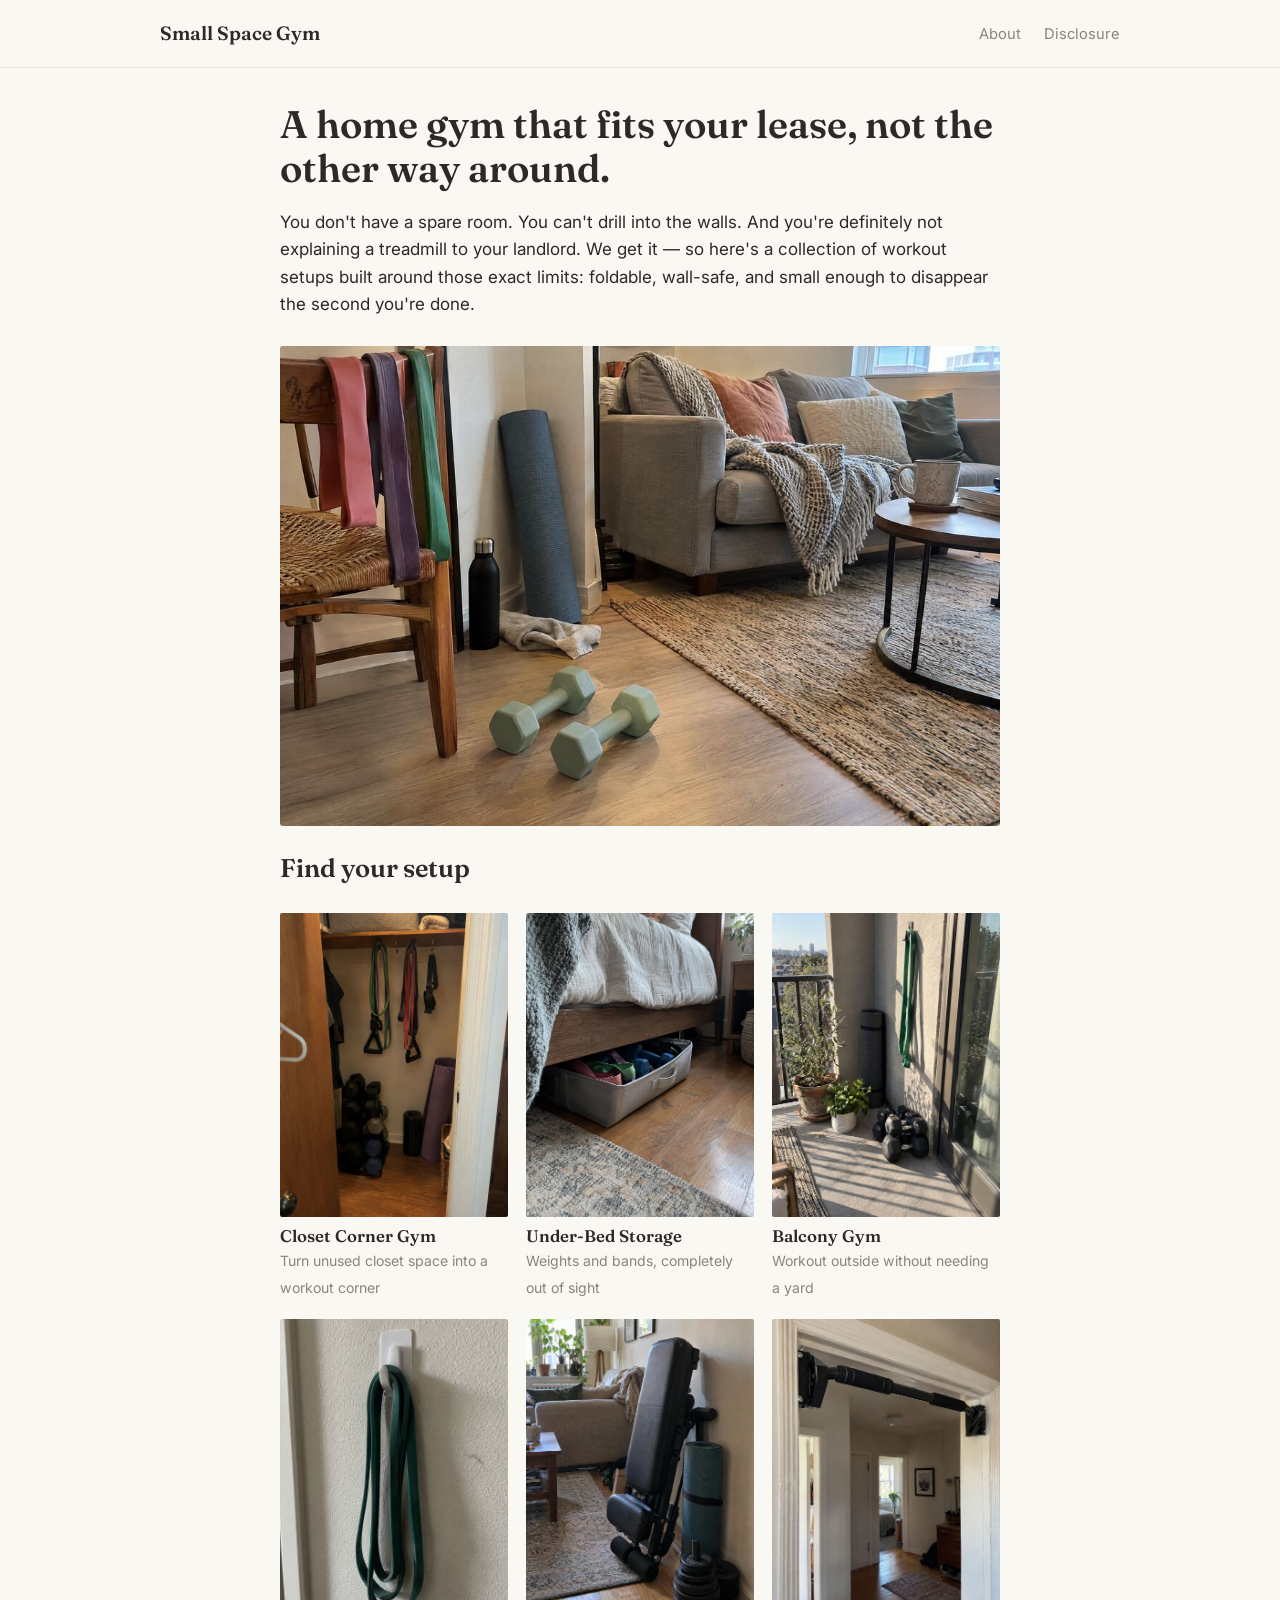
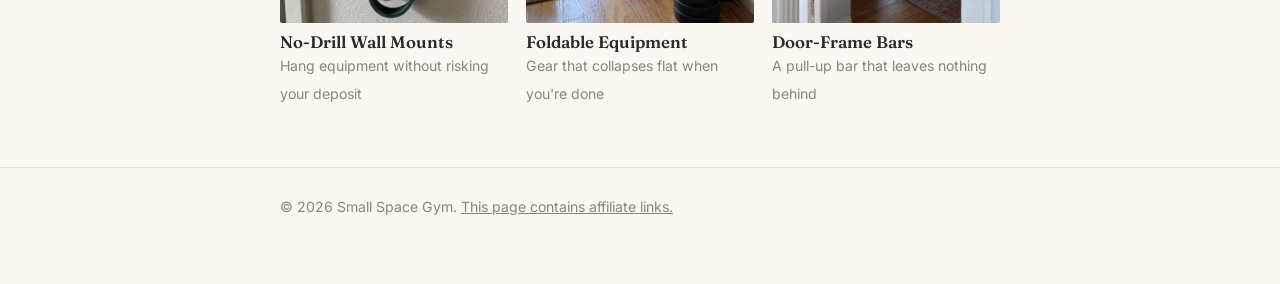
<file: index.html>
<!DOCTYPE html>
<html lang="en">
<head>
<meta charset="UTF-8">
<meta name="viewport" content="width=device-width, initial-scale=1">
<title>Small Space Gym — Apartment & Renter-Friendly Home Gym Ideas</title>
<meta name="description" content="Foldable, hideable, renter-friendly home gym setups for apartments without a dedicated gym room — no drilling, no clutter.">
<meta name="p:domain_verify" content="f9546b134a50c41687588644b5ac1b52"/>
<link rel="stylesheet" href="styles.css">
</head>
<body>

<header class="site">
  <div class="wide">
    <a href="index.html" class="brand">Small Space Gym</a>
    <nav class="site">
      <a href="info.html#about">About</a>
      <a href="info.html#disclosure">Disclosure</a>
    </nav>
  </div>
</header>

<div class="wrap">
  <h1 style="margin-top:34px">A home gym that fits your lease, not the other way around.</h1>
  <p>You don't have a spare room. You can't drill into the walls. And you're definitely not explaining a treadmill to your landlord. We get it — so here's a collection of workout setups built around those exact limits: foldable, wall-safe, and small enough to disappear the second you're done.</p>

  <img src="images/hero.jpg" alt="Resistance bands, a yoga mat, and hand weights set up in a small apartment living room corner" class="hero-home">

  <h2 style="margin-top:10px">Find your setup</h2>
  <div class="topics-grid">
    <a class="topic-card" href="closet-gym.html">
      <img src="images/closet-gym.jpg" alt="Closet corner home gym">
      <h3>Closet Corner Gym</h3>
      <span>Turn unused closet space into a workout corner</span>
    </a>
    <a class="topic-card" href="under-bed-storage.html">
      <img src="images/under-bed-storage.jpg" alt="Under-bed storage bin with resistance bands and dumbbells">
      <h3>Under-Bed Storage</h3>
      <span>Weights and bands, completely out of sight</span>
    </a>
    <a class="topic-card" href="balcony-gym.html">
      <img src="images/balcony-gym.jpg" alt="Small apartment balcony set up as a workout corner">
      <h3>Balcony Gym</h3>
      <span>Workout outside without needing a yard</span>
    </a>
    <a class="topic-card" href="no-drill-mounts.html">
      <img src="images/no-drill-mounts.jpg" alt="Resistance band hanging from an adhesive wall hook">
      <h3>No-Drill Wall Mounts</h3>
      <span>Hang equipment without risking your deposit</span>
    </a>
    <a class="topic-card" href="foldable-equipment.html">
      <img src="images/foldable-equipment.jpg" alt="Folded workout bench leaning against a living room wall">
      <h3>Foldable Equipment</h3>
      <span>Gear that collapses flat when you're done</span>
    </a>
    <a class="topic-card" href="doorframe-bars.html">
      <img src="images/doorframe-bar.jpg" alt="Door-frame pull-up bar installed in an apartment doorway">
      <h3>Door-Frame Bars</h3>
      <span>A pull-up bar that leaves nothing behind</span>
    </a>
  </div>
</div>

<footer class="site">
  <div class="wrap">
    <p>© 2026 Small Space Gym. <a href="info.html#disclosure">This page contains affiliate links.</a></p>
  </div>
</footer>

</body>
</html>
</file>
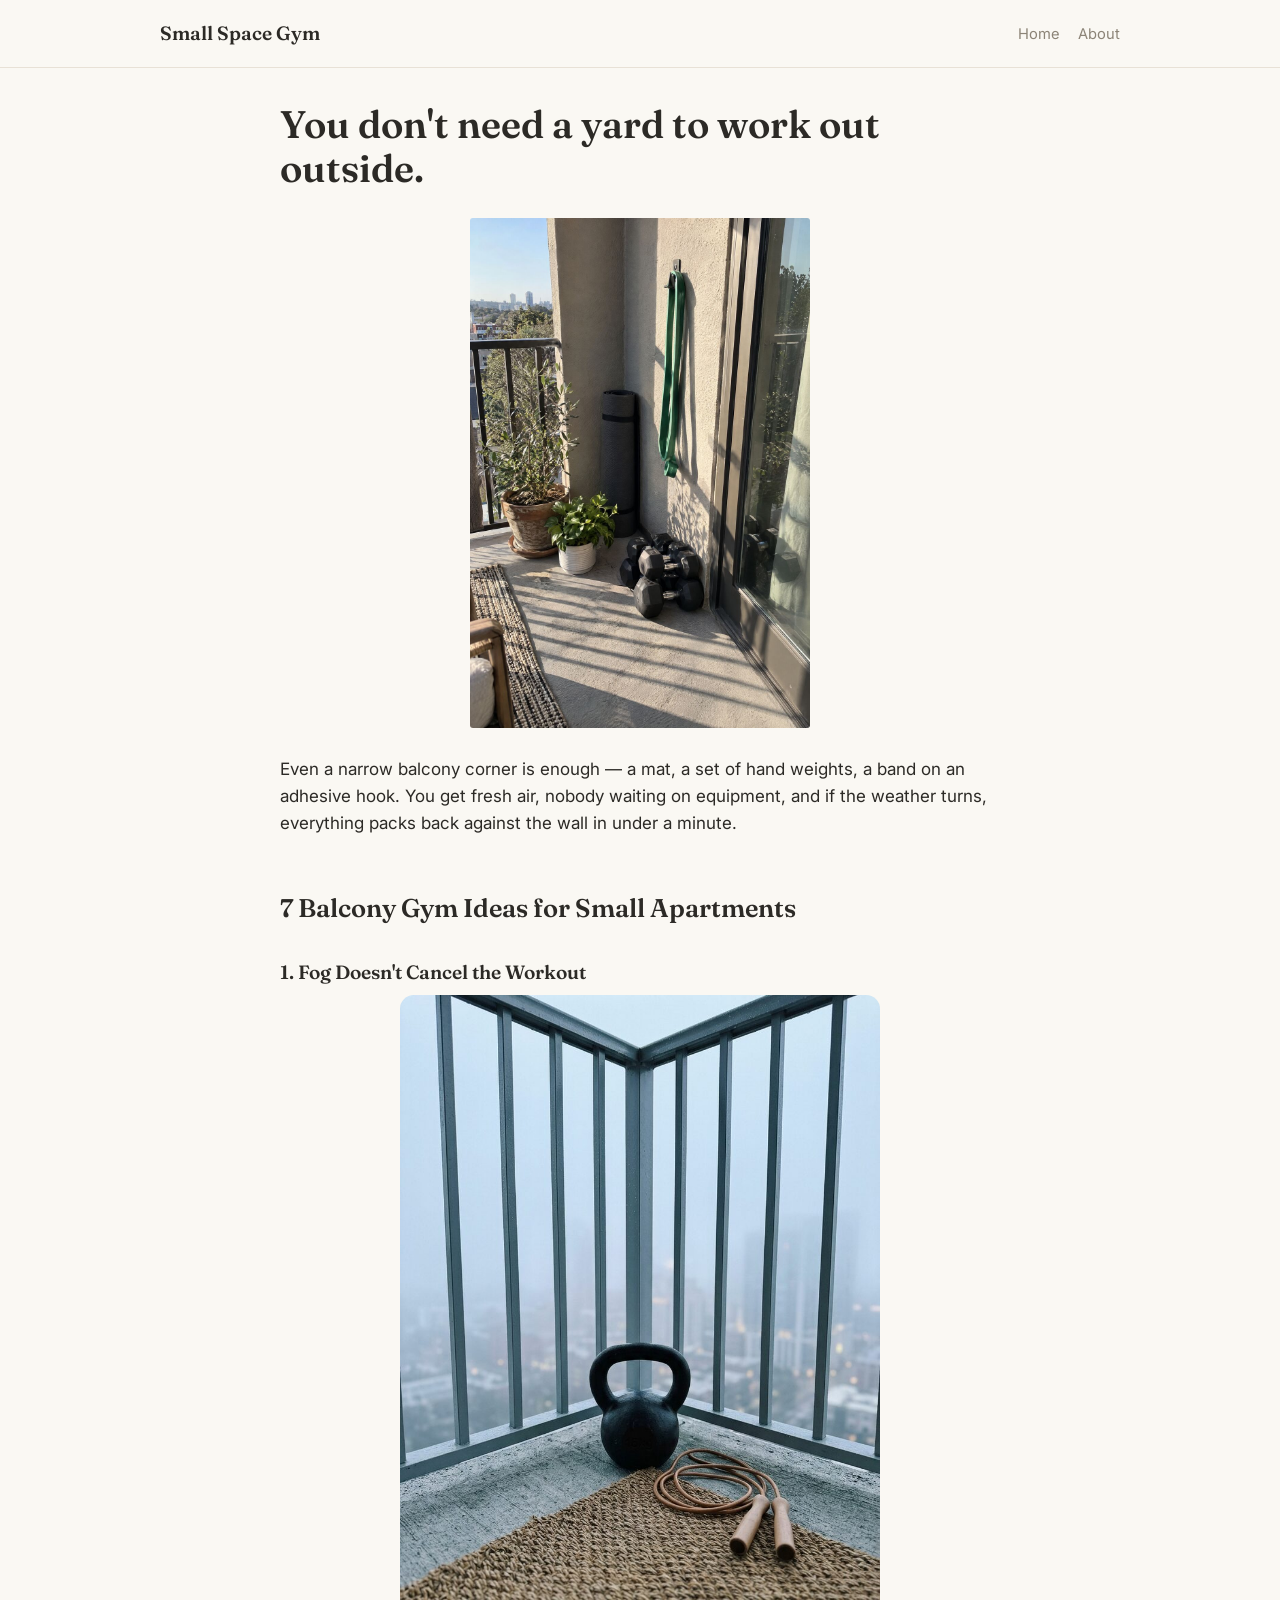
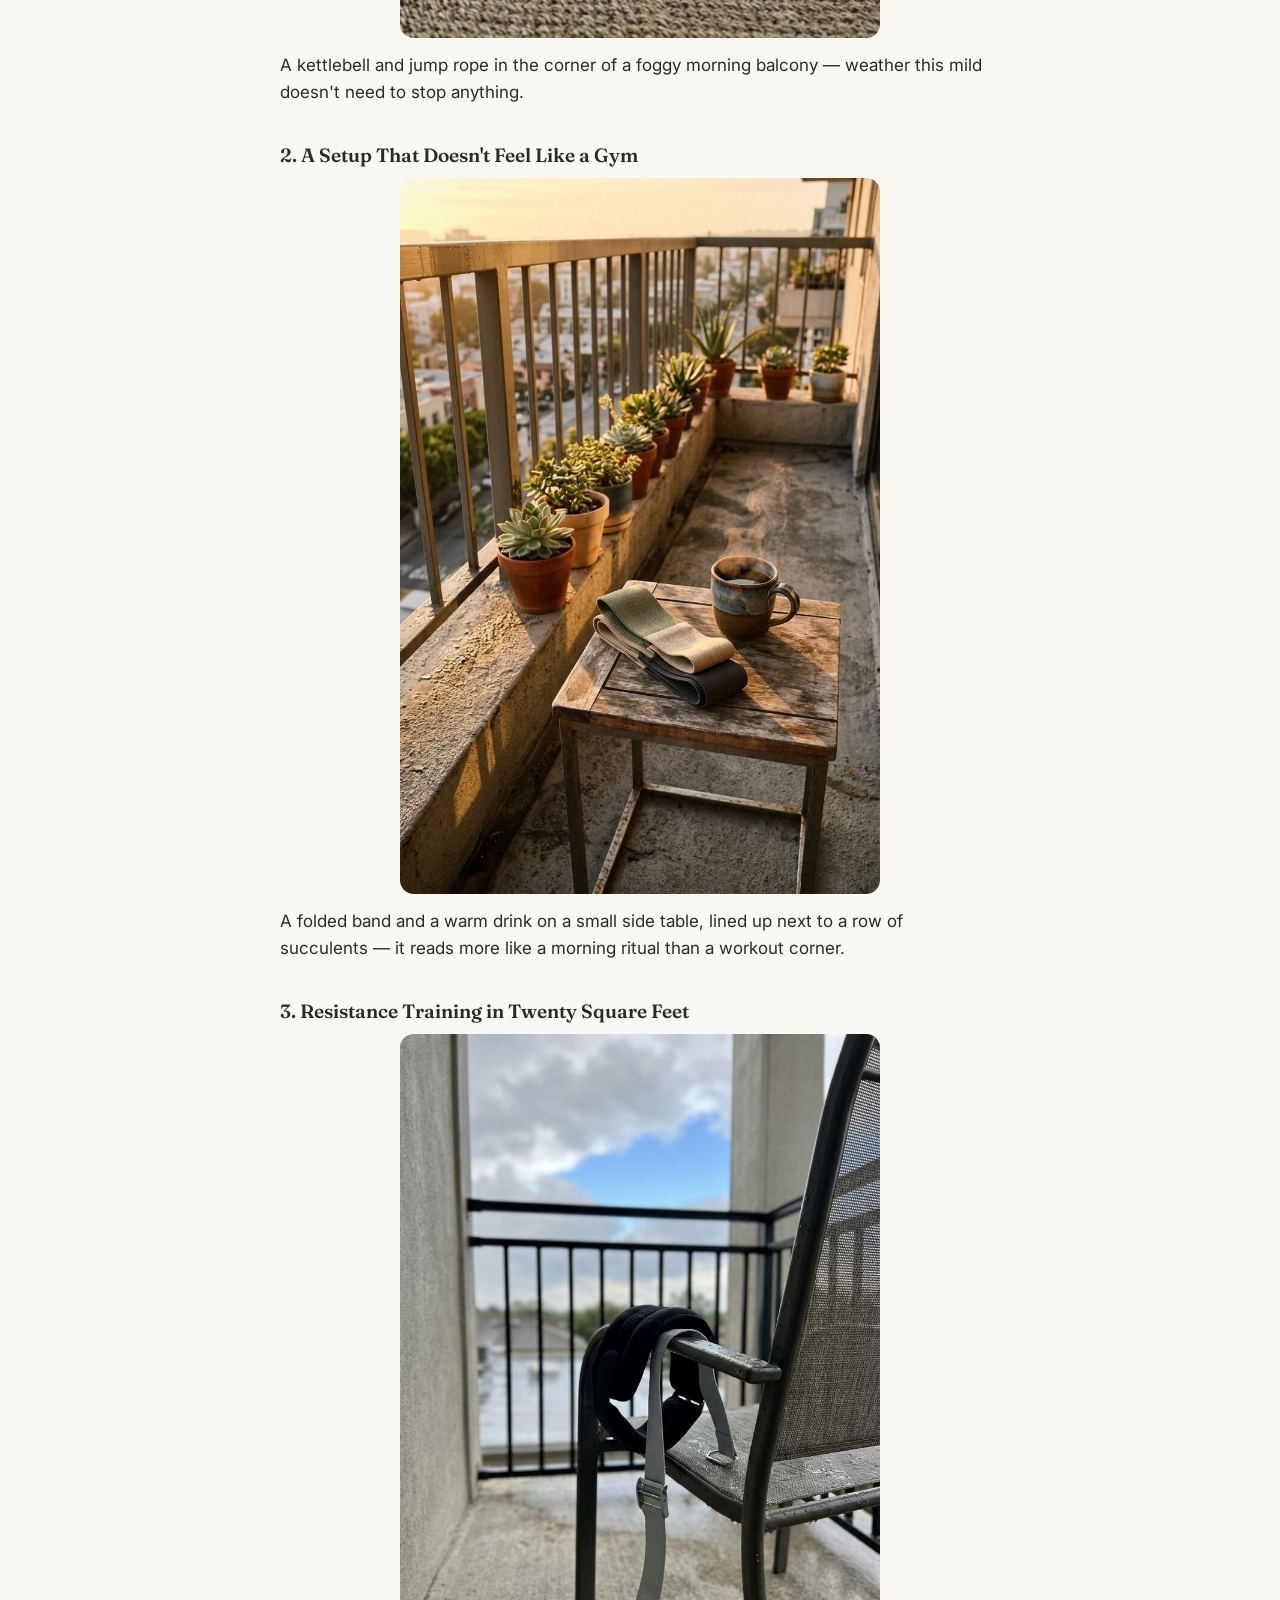
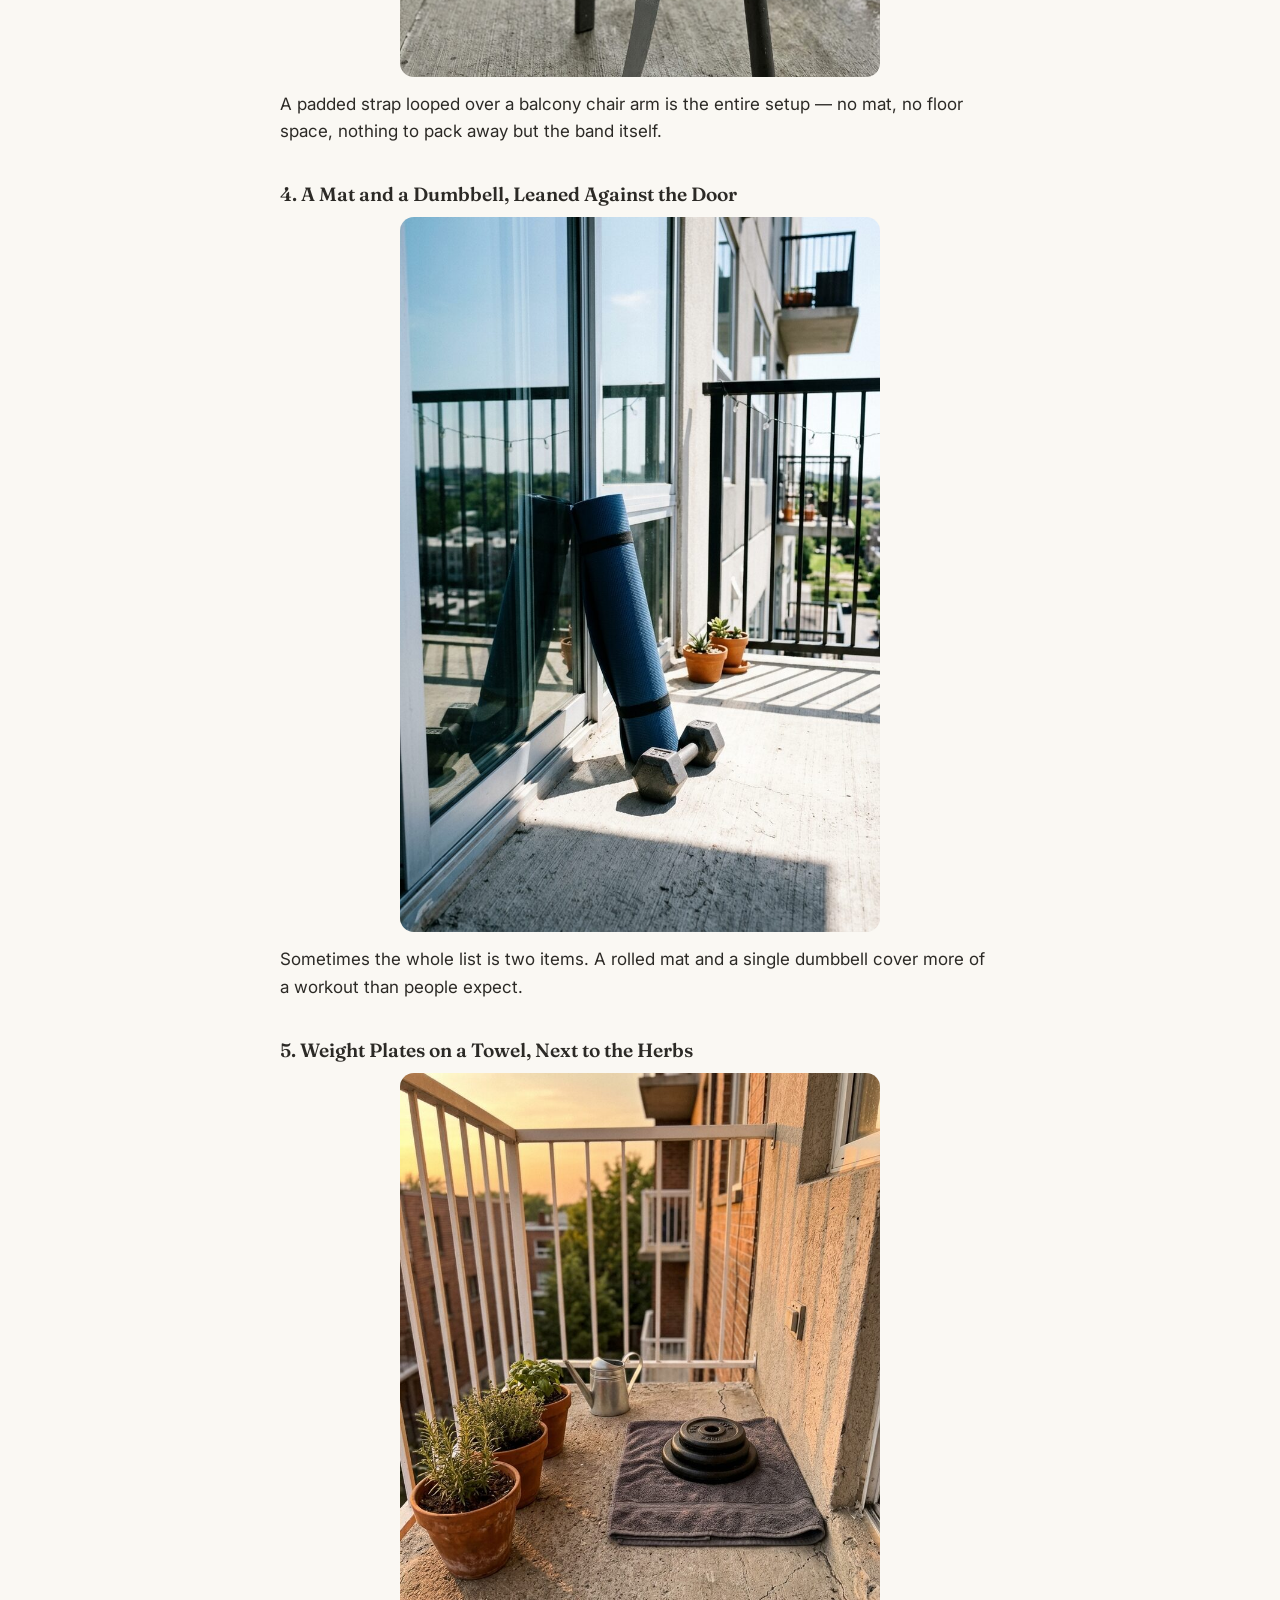
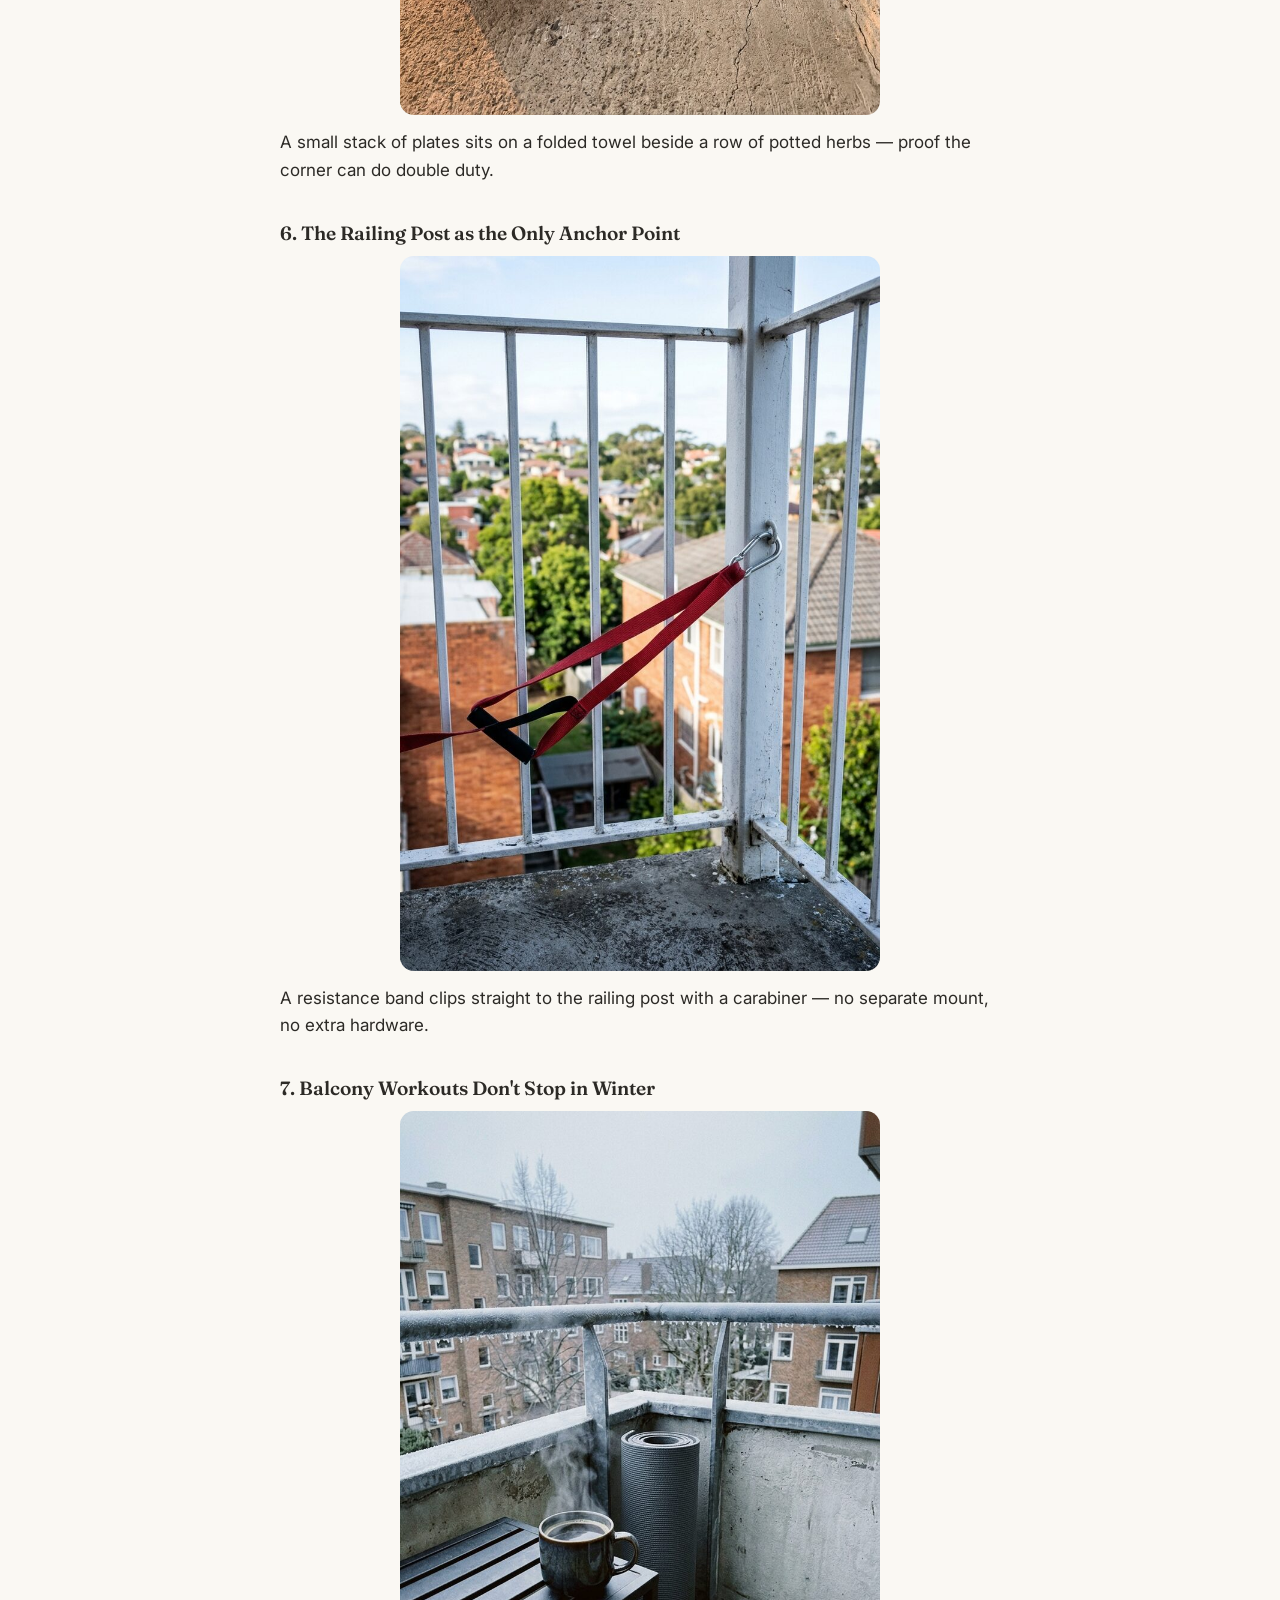
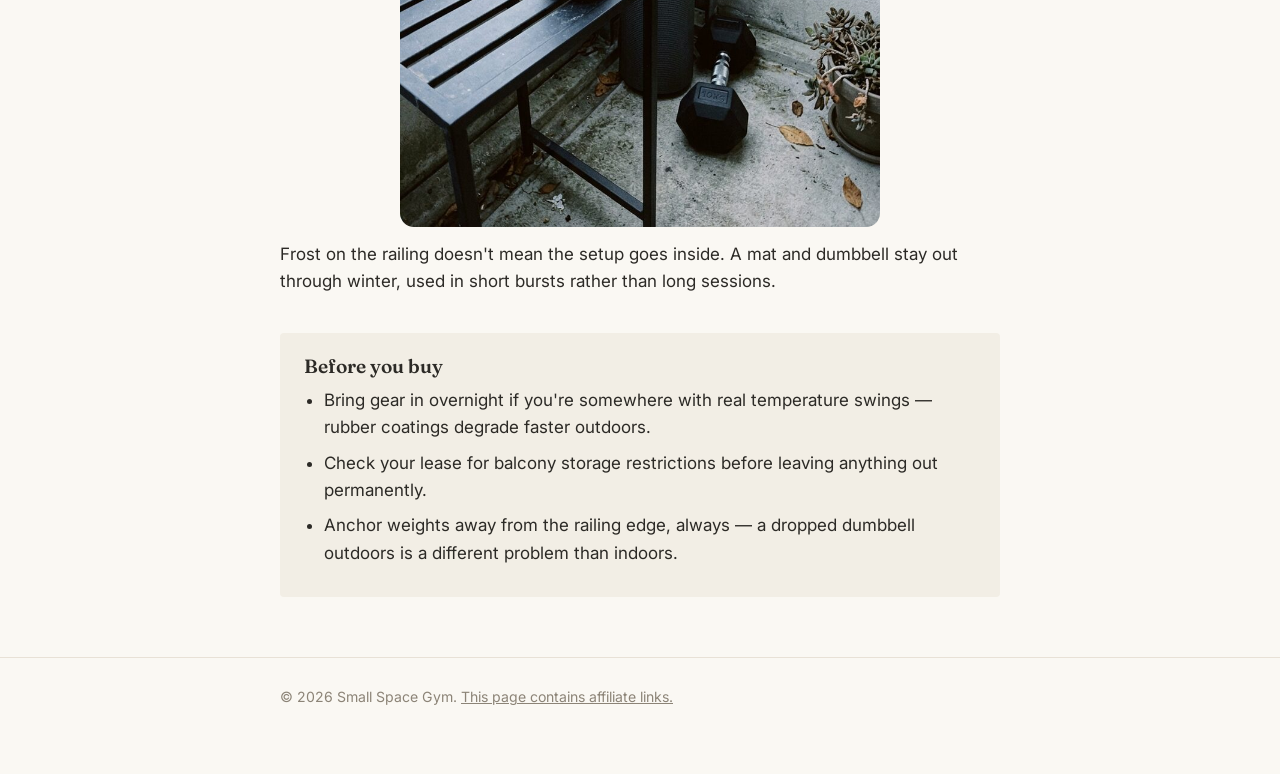
<file: balcony-gym (1).html>
<!DOCTYPE html>
<html lang="en">
<head>
<meta charset="UTF-8">
<meta name="viewport" content="width=device-width, initial-scale=1">
<title>7 Balcony Gym Ideas for Small Apartments | Small Space Gym</title>
<meta name="description" content="7 real balcony workout setups for small apartments — year-round, renter-friendly, no permanent fixtures.">
<link rel="stylesheet" href="styles.css">
</head>
<body>

<header class="site">
  <div class="wide">
    <a href="index.html" class="brand">Small Space Gym</a>
    <nav class="site"><a href="index.html">Home</a><a href="info.html#about">About</a></nav>
  </div>
</header>

<div class="wrap">
  <h1 style="margin-top:34px">You don't need a yard to work out outside.</h1>
  <img src="images/balcony-gym.jpg" alt="Small apartment balcony with a yoga mat, resistance band, and dumbbells in the corner" class="hero-img">

  <p>Even a narrow balcony corner is enough — a mat, a set of hand weights, a band on an adhesive hook. You get fresh air, nobody waiting on equipment, and if the weather turns, everything packs back against the wall in under a minute.</p>

  <h2>7 Balcony Gym Ideas for Small Apartments</h2>

  <div class="list-item">
    <h3>1. Fog Doesn't Cancel the Workout</h3>
    <img src="images/balcony-gym-2.jpg" alt="Kettlebell and jump rope on a foggy balcony corner">
    <p>A kettlebell and jump rope in the corner of a foggy morning balcony — weather this mild doesn't need to stop anything.</p>
  </div>

  <div class="list-item">
    <h3>2. A Setup That Doesn't Feel Like a Gym</h3>
    <img src="images/balcony-gym-3.jpg" alt="Resistance band and coffee mug on a small balcony side table at sunrise">
    <p>A folded band and a warm drink on a small side table, lined up next to a row of succulents — it reads more like a morning ritual than a workout corner.</p>
  </div>

  <div class="list-item">
    <h3>3. Resistance Training in Twenty Square Feet</h3>
    <img src="images/balcony-gym-4.jpg" alt="Resistance band looped over a balcony chair arm">
    <p>A padded strap looped over a balcony chair arm is the entire setup — no mat, no floor space, nothing to pack away but the band itself.</p>
  </div>

  <div class="list-item">
    <h3>4. A Mat and a Dumbbell, Leaned Against the Door</h3>
    <img src="images/balcony-gym-5.jpg" alt="Yoga mat and dumbbell leaning against a balcony sliding door">
    <p>Sometimes the whole list is two items. A rolled mat and a single dumbbell cover more of a workout than people expect.</p>
  </div>

  <div class="list-item">
    <h3>5. Weight Plates on a Towel, Next to the Herbs</h3>
    <img src="images/balcony-gym-6.jpg" alt="Weight plates stacked on a towel beside potted herbs on a balcony">
    <p>A small stack of plates sits on a folded towel beside a row of potted herbs — proof the corner can do double duty.</p>
  </div>

  <div class="list-item">
    <h3>6. The Railing Post as the Only Anchor Point</h3>
    <img src="images/balcony-gym-7.jpg" alt="Resistance band clipped to a balcony railing post with a carabiner">
    <p>A resistance band clips straight to the railing post with a carabiner — no separate mount, no extra hardware.</p>
  </div>

  <div class="list-item">
    <h3>7. Balcony Workouts Don't Stop in Winter</h3>
    <img src="images/balcony-gym-8.jpg" alt="Frost on a balcony railing beside a rolled mat and dumbbell">
    <p>Frost on the railing doesn't mean the setup goes inside. A mat and dumbbell stay out through winter, used in short bursts rather than long sessions.</p>
  </div>

  <div class="tips">
    <h2>Before you buy</h2>
    <ul>
      <li>Bring gear in overnight if you're somewhere with real temperature swings — rubber coatings degrade faster outdoors.</li>
      <li>Check your lease for balcony storage restrictions before leaving anything out permanently.</li>
      <li>Anchor weights away from the railing edge, always — a dropped dumbbell outdoors is a different problem than indoors.</li>
    </ul>
  </div>
</div>

<footer class="site">
  <div class="wrap">
    <p>© 2026 Small Space Gym. <a href="info.html#disclosure">This page contains affiliate links.</a></p>
  </div>
</footer>

</body>
</html>
</file>
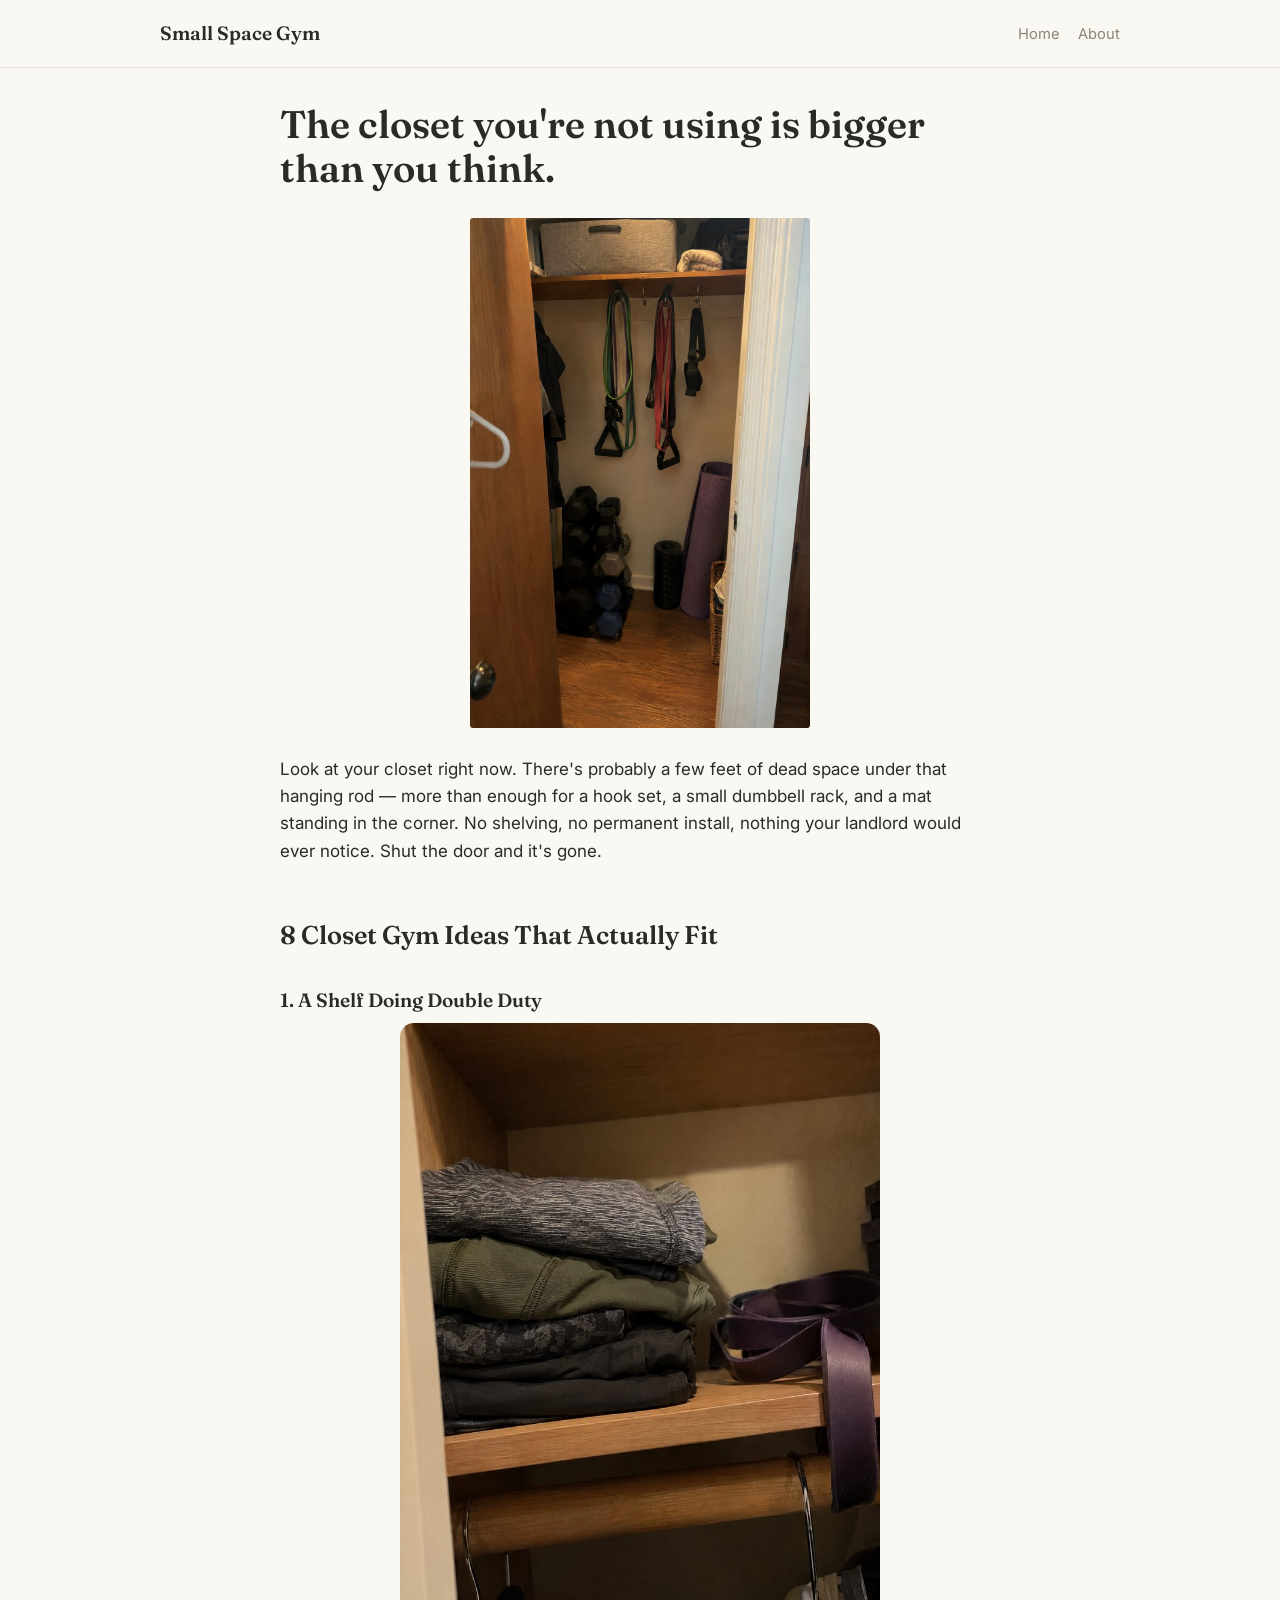
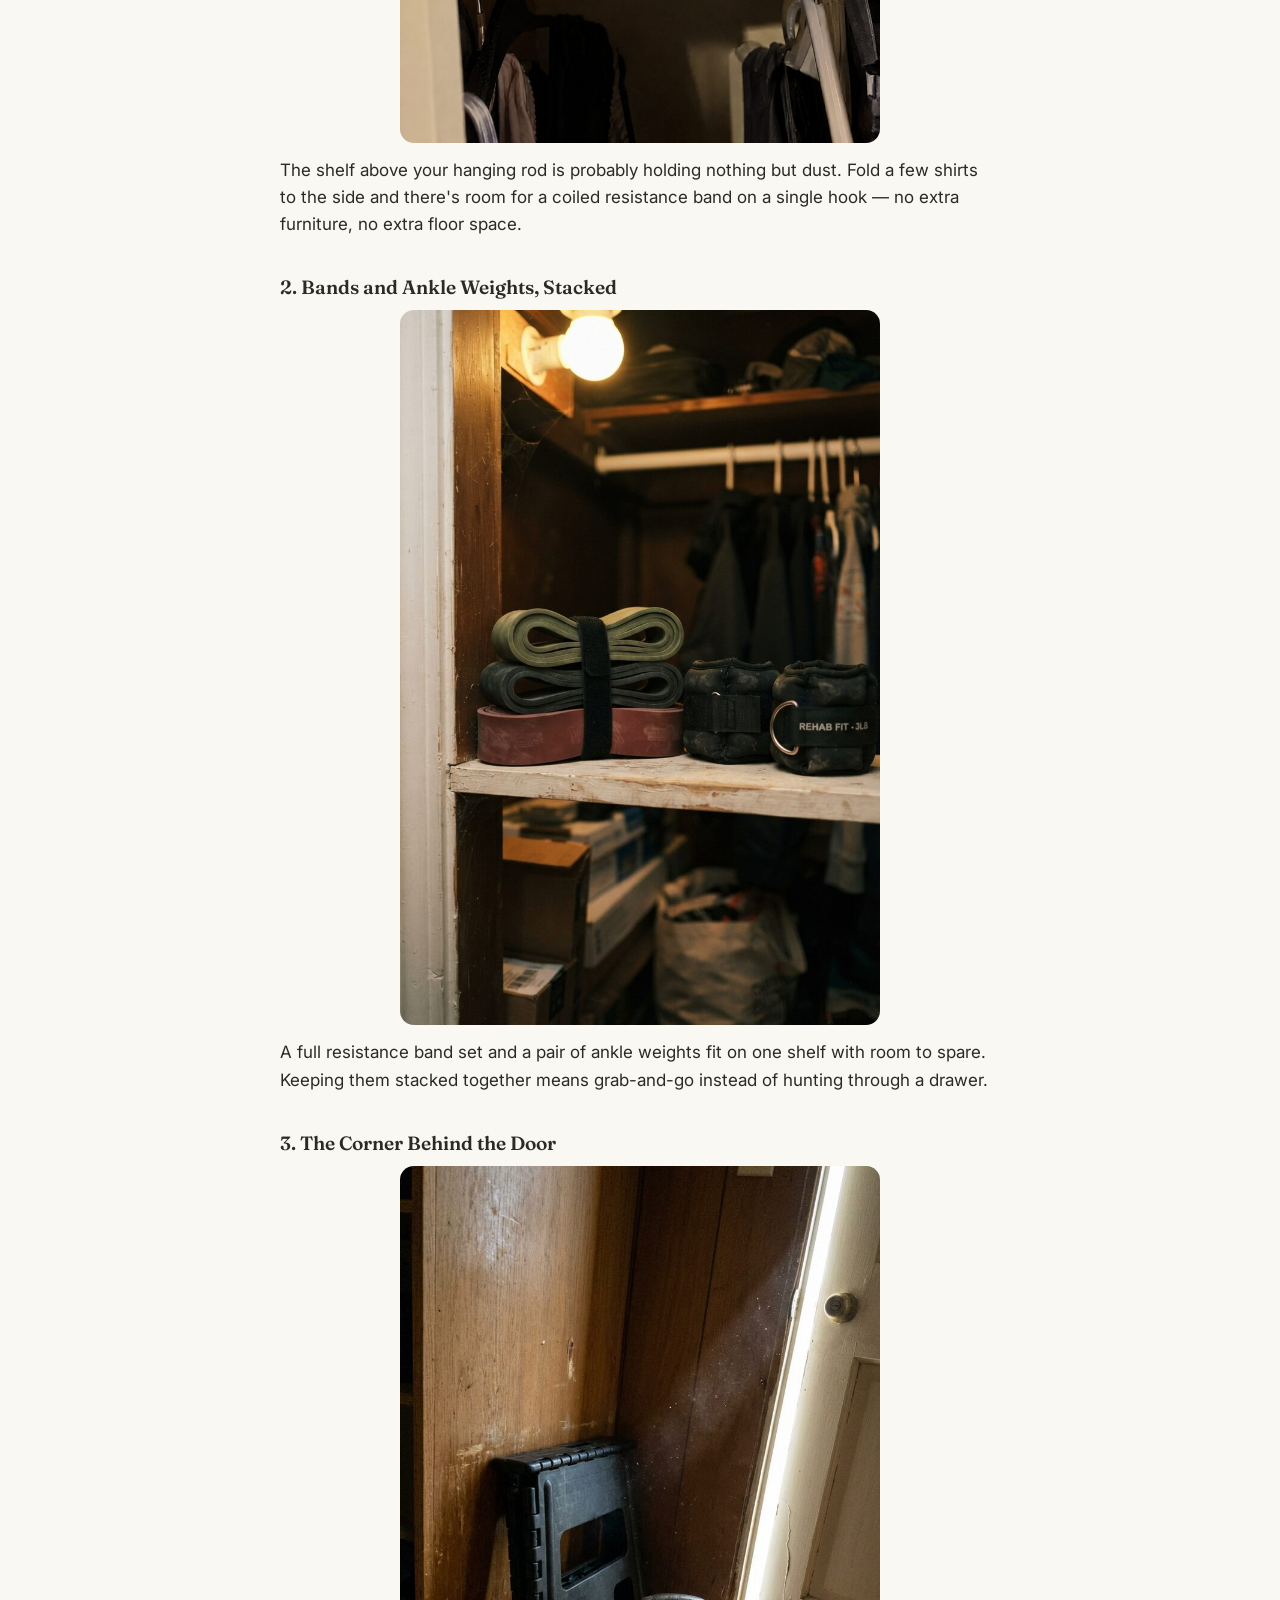
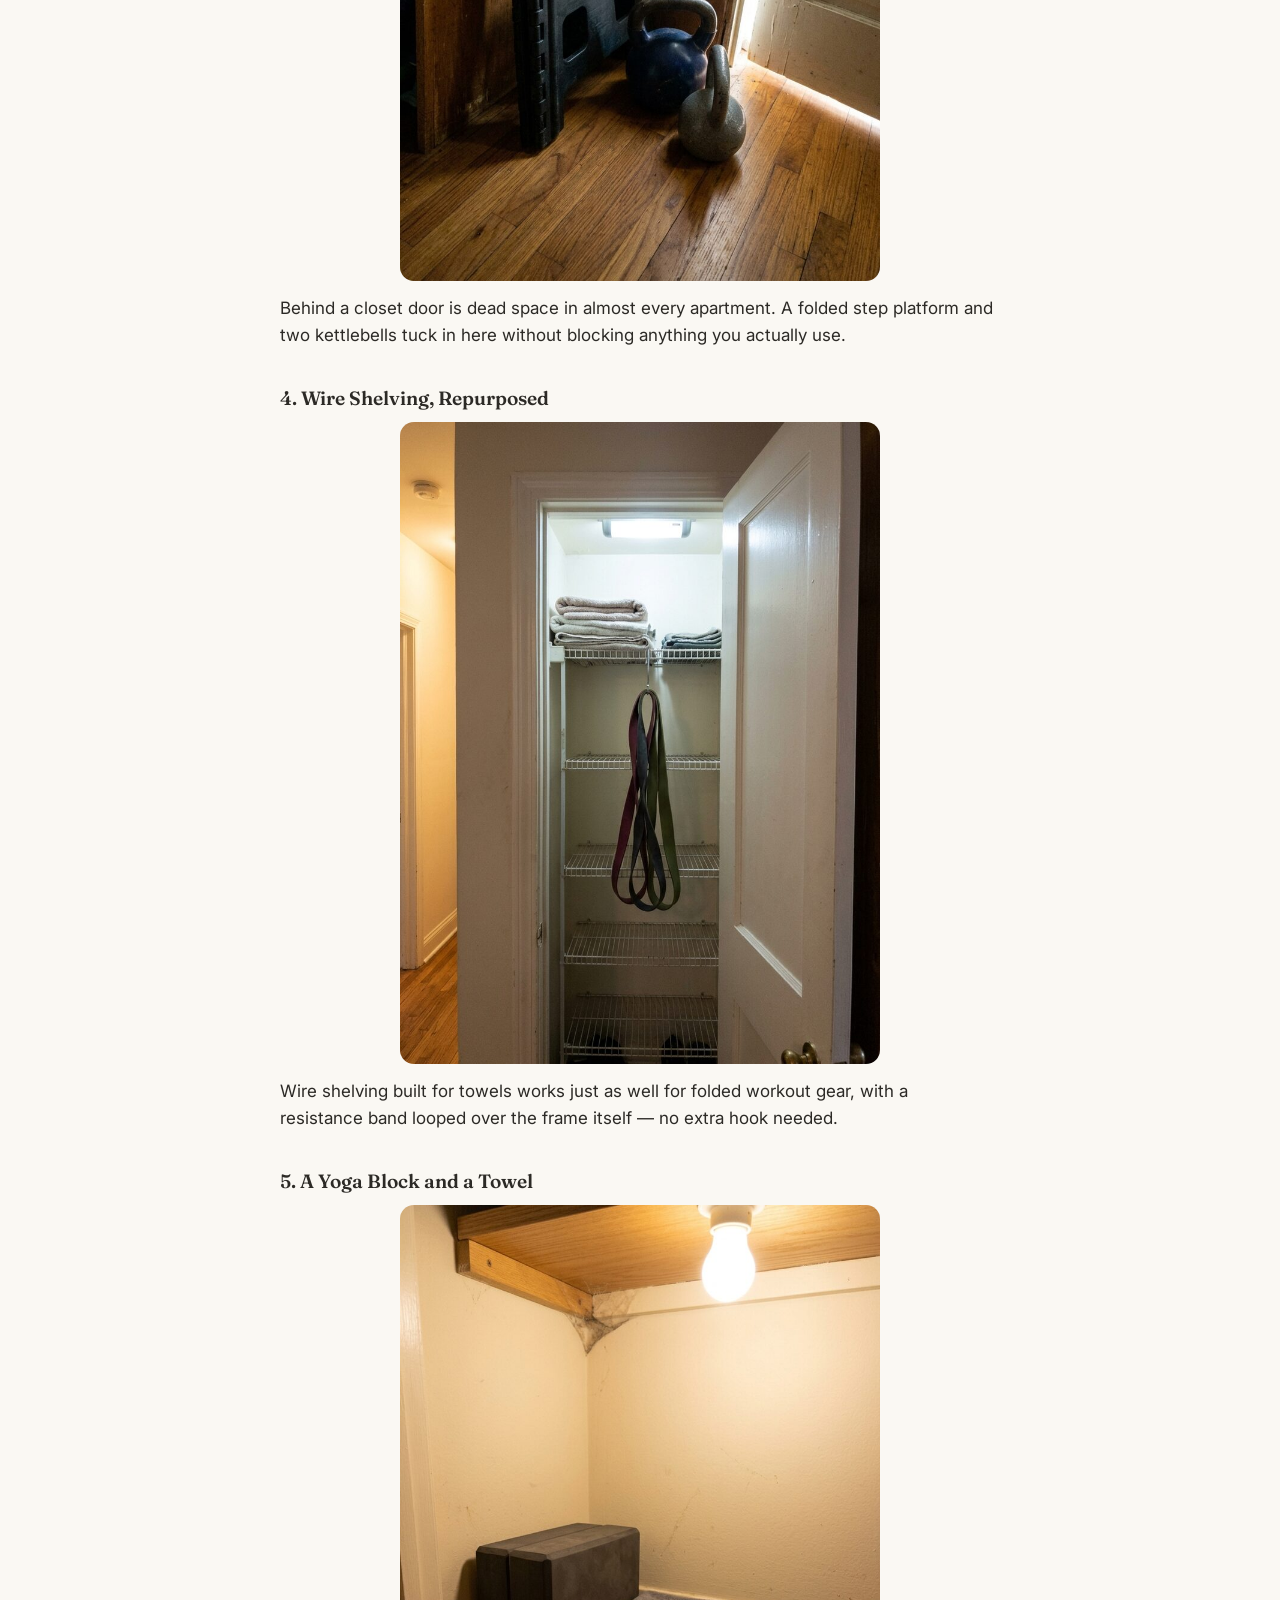
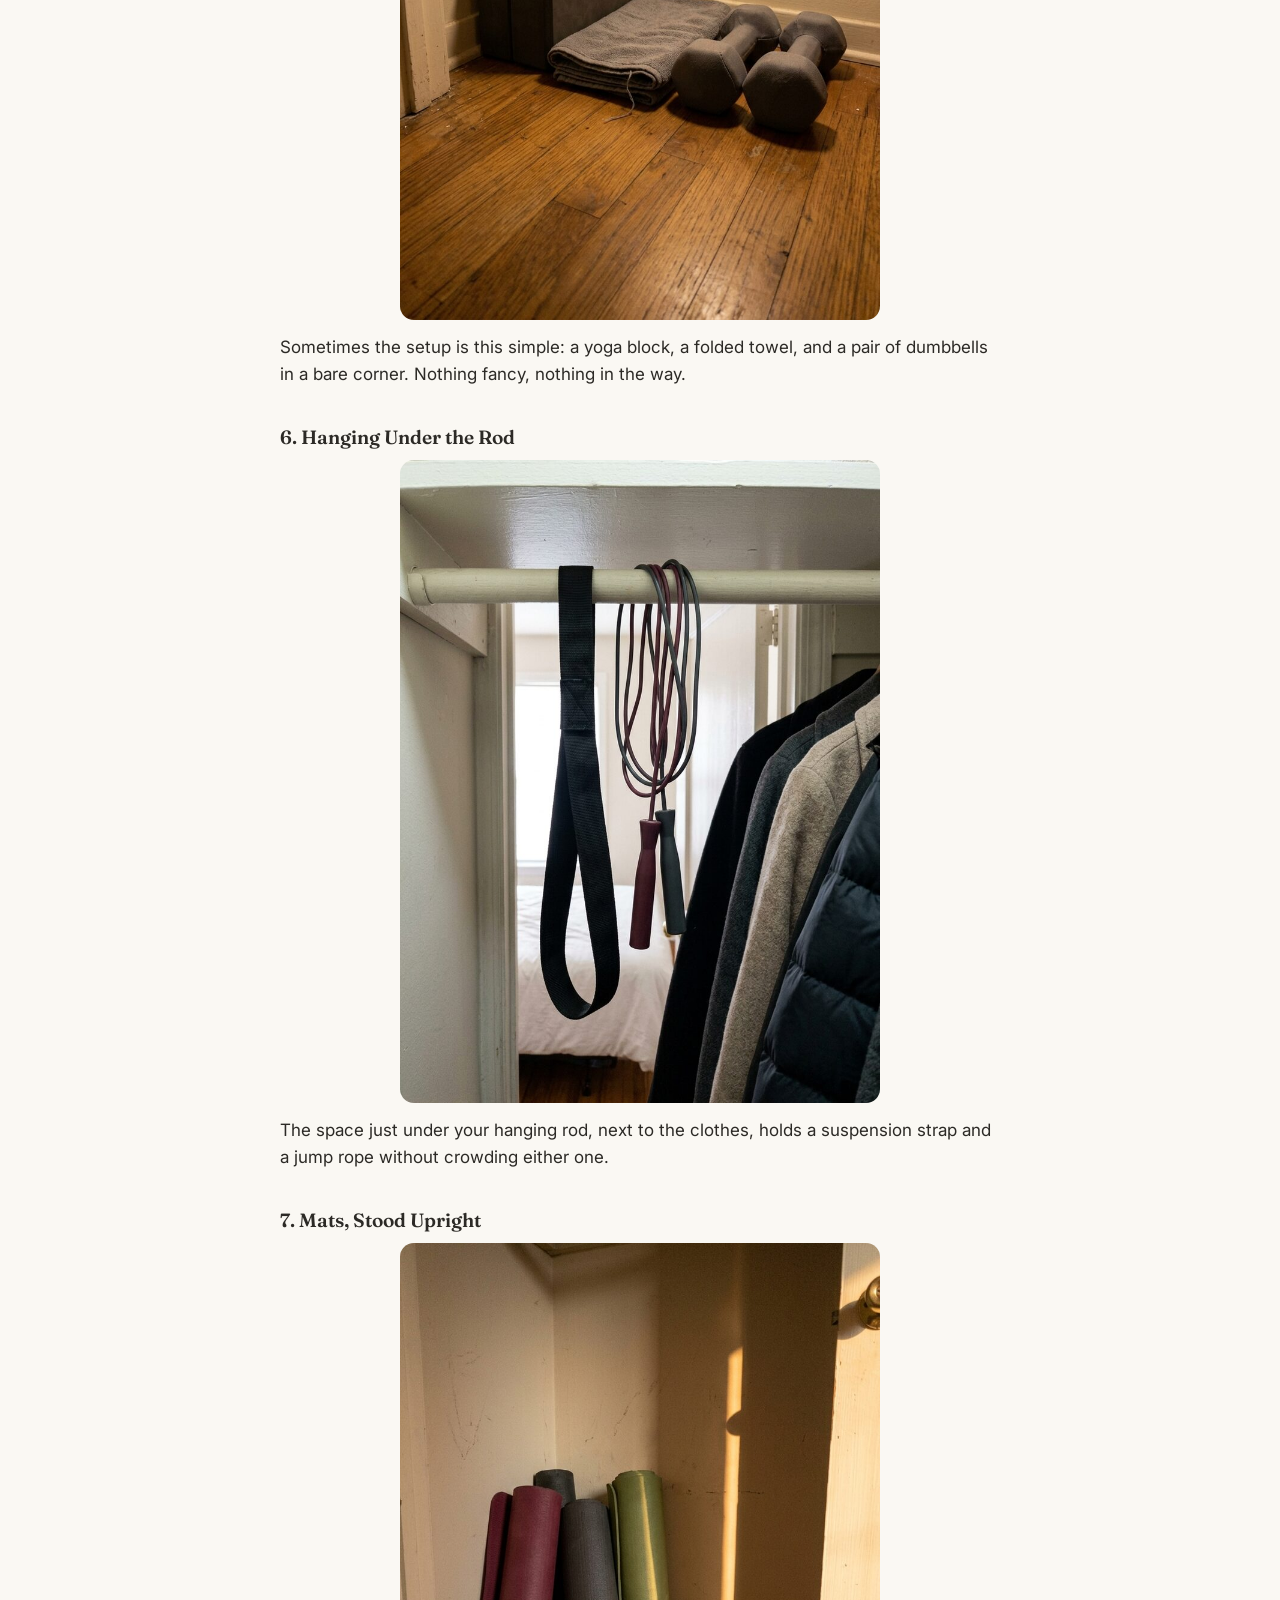
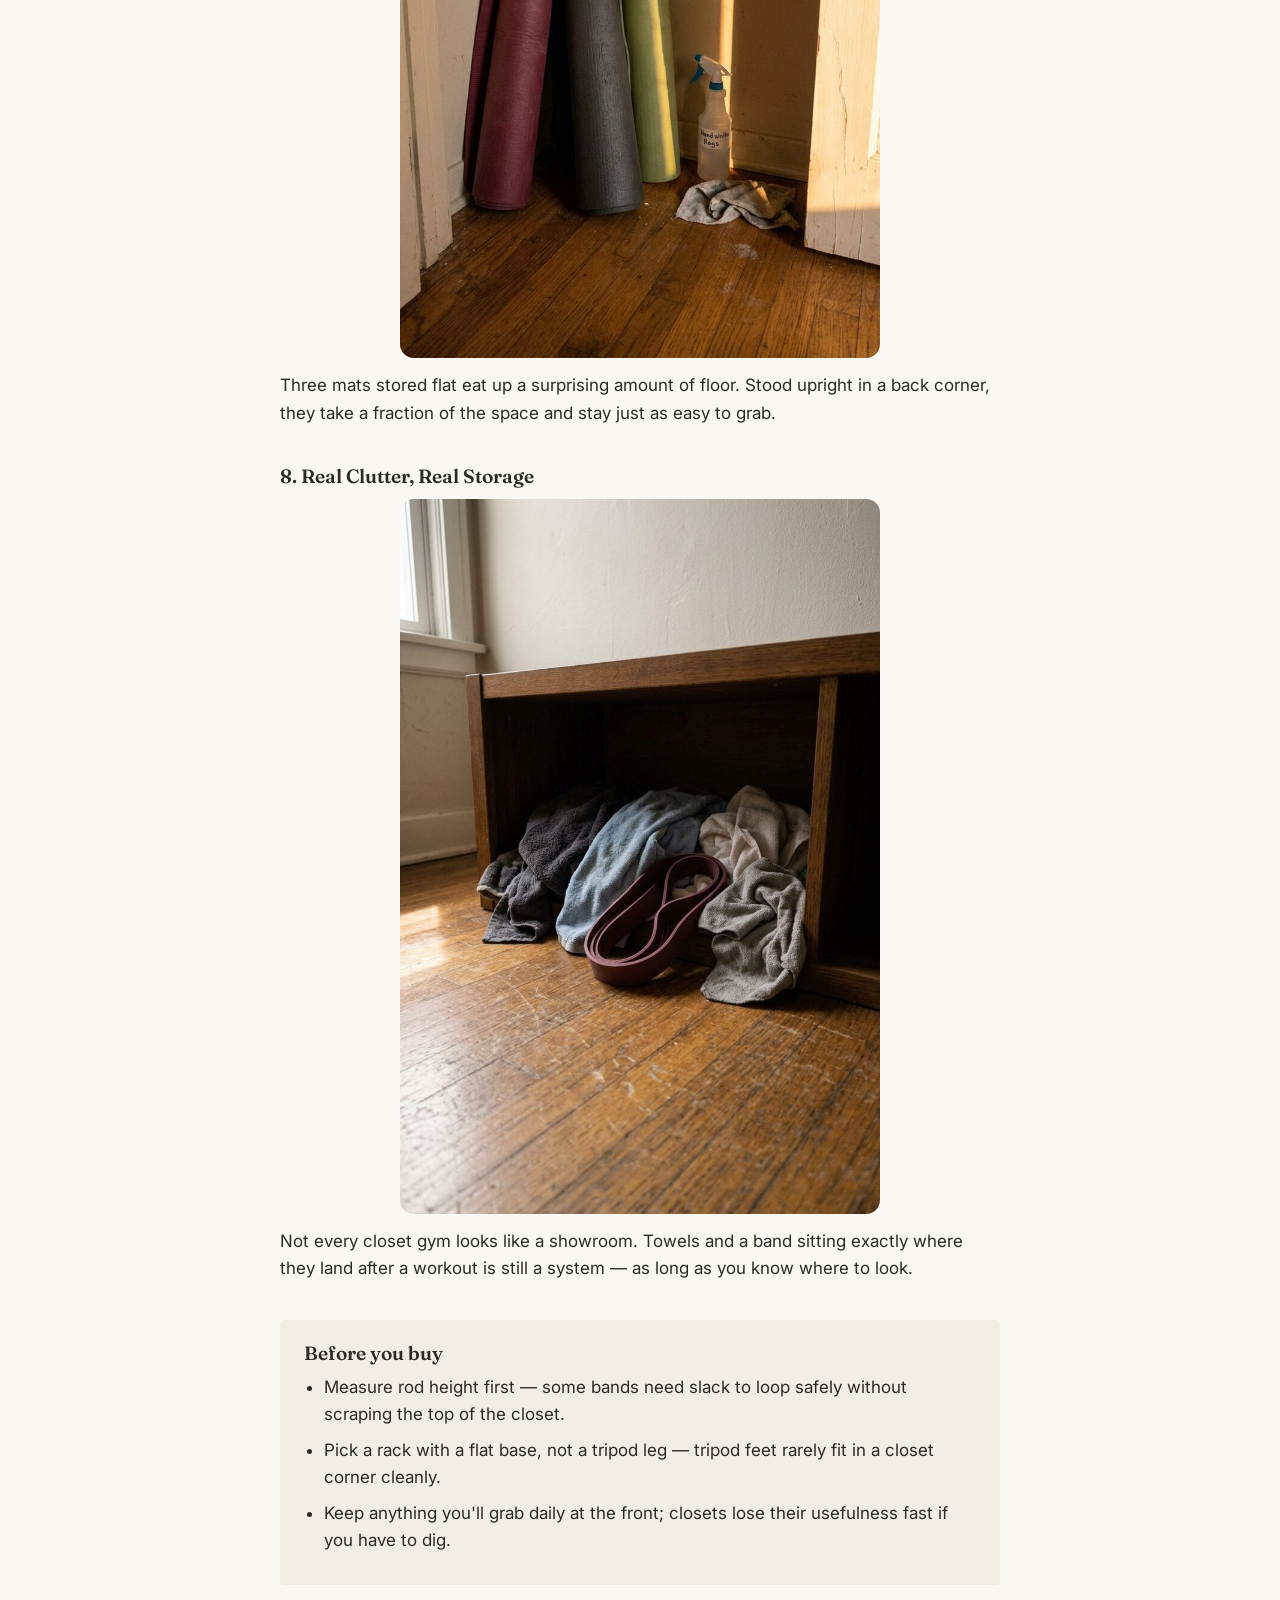
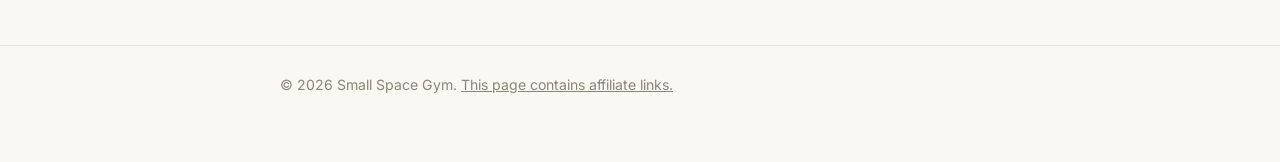
<file: closet-gym (1).html>
<!DOCTYPE html>
<html lang="en">
<head>
<meta charset="UTF-8">
<meta name="viewport" content="width=device-width, initial-scale=1">
<title>8 Closet Gym Ideas That Actually Fit | Small Space Gym</title>
<meta name="description" content="8 real closet gym setups for small apartments — shelves, hooks, and corners most people are leaving empty.">
<link rel="stylesheet" href="styles.css">
</head>
<body>

<header class="site">
  <div class="wide">
    <a href="index.html" class="brand">Small Space Gym</a>
    <nav class="site"><a href="index.html">Home</a><a href="info.html#about">About</a></nav>
  </div>
</header>

<div class="wrap">
  <h1 style="margin-top:34px">The closet you're not using is bigger than you think.</h1>
  <img src="images/closet-gym.jpg" alt="Closet converted into a mini home gym with hanging bands, dumbbells, and a rolled mat" class="hero-img">

  <p>Look at your closet right now. There's probably a few feet of dead space under that hanging rod — more than enough for a hook set, a small dumbbell rack, and a mat standing in the corner. No shelving, no permanent install, nothing your landlord would ever notice. Shut the door and it's gone.</p>

  <h2>8 Closet Gym Ideas That Actually Fit</h2>

  <div class="list-item">
    <h3>1. A Shelf Doing Double Duty</h3>
    <img src="images/closet-gym-2.jpg" alt="Folded clothes on a closet shelf next to a resistance band on a hook">
    <p>The shelf above your hanging rod is probably holding nothing but dust. Fold a few shirts to the side and there's room for a coiled resistance band on a single hook — no extra furniture, no extra floor space.</p>
  </div>

  <div class="list-item">
    <h3>2. Bands and Ankle Weights, Stacked</h3>
    <img src="images/closet-gym-3.jpg" alt="Resistance bands and ankle weights stacked on a closet shelf">
    <p>A full resistance band set and a pair of ankle weights fit on one shelf with room to spare. Keeping them stacked together means grab-and-go instead of hunting through a drawer.</p>
  </div>

  <div class="list-item">
    <h3>3. The Corner Behind the Door</h3>
    <img src="images/closet-gym-4.jpg" alt="Folded step platform and kettlebells in a closet corner behind the door">
    <p>Behind a closet door is dead space in almost every apartment. A folded step platform and two kettlebells tuck in here without blocking anything you actually use.</p>
  </div>

  <div class="list-item">
    <h3>4. Wire Shelving, Repurposed</h3>
    <img src="images/closet-gym-5.jpg" alt="Wire shelving holding towels and a resistance band in a closet">
    <p>Wire shelving built for towels works just as well for folded workout gear, with a resistance band looped over the frame itself — no extra hook needed.</p>
  </div>

  <div class="list-item">
    <h3>5. A Yoga Block and a Towel</h3>
    <img src="images/closet-gym-6.jpg" alt="Yoga block, folded towel, and dumbbells in a bare closet corner">
    <p>Sometimes the setup is this simple: a yoga block, a folded towel, and a pair of dumbbells in a bare corner. Nothing fancy, nothing in the way.</p>
  </div>

  <div class="list-item">
    <h3>6. Hanging Under the Rod</h3>
    <img src="images/closet-gym-7.jpg" alt="Suspension strap and jump rope hanging under a closet rod next to clothes">
    <p>The space just under your hanging rod, next to the clothes, holds a suspension strap and a jump rope without crowding either one.</p>
  </div>

  <div class="list-item">
    <h3>7. Mats, Stood Upright</h3>
    <img src="images/closet-gym-8.jpg" alt="Three exercise mats stored upright in a closet corner">
    <p>Three mats stored flat eat up a surprising amount of floor. Stood upright in a back corner, they take a fraction of the space and stay just as easy to grab.</p>
  </div>

  <div class="list-item">
    <h3>8. Real Clutter, Real Storage</h3>
    <img src="images/closet-gym-9.jpg" alt="Towels and a resistance band stored in a closet cubby, lived-in and unstaged">
    <p>Not every closet gym looks like a showroom. Towels and a band sitting exactly where they land after a workout is still a system — as long as you know where to look.</p>
  </div>

  <div class="tips">
    <h2>Before you buy</h2>
    <ul>
      <li>Measure rod height first — some bands need slack to loop safely without scraping the top of the closet.</li>
      <li>Pick a rack with a flat base, not a tripod leg — tripod feet rarely fit in a closet corner cleanly.</li>
      <li>Keep anything you'll grab daily at the front; closets lose their usefulness fast if you have to dig.</li>
    </ul>
  </div>
</div>

<footer class="site">
  <div class="wrap">
    <p>© 2026 Small Space Gym. <a href="info.html#disclosure">This page contains affiliate links.</a></p>
  </div>
</footer>

</body>
</html>
</file>
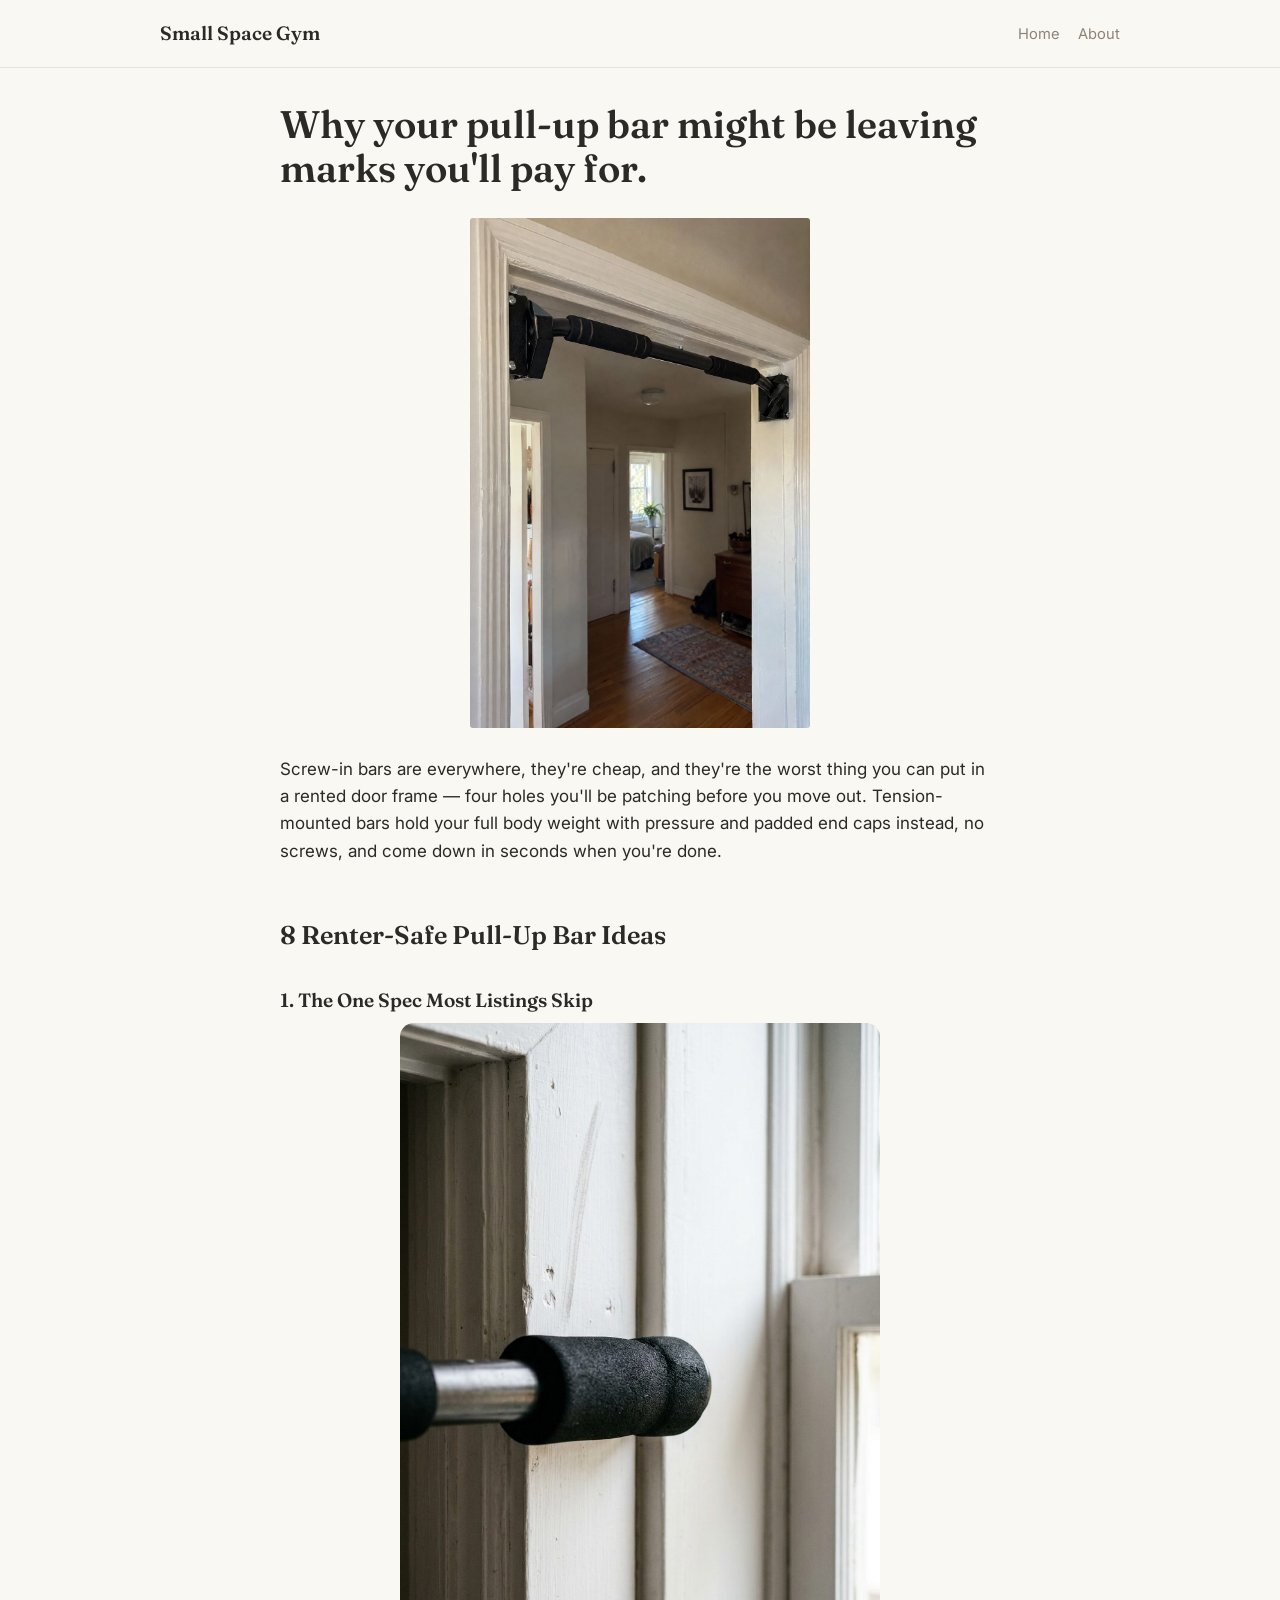
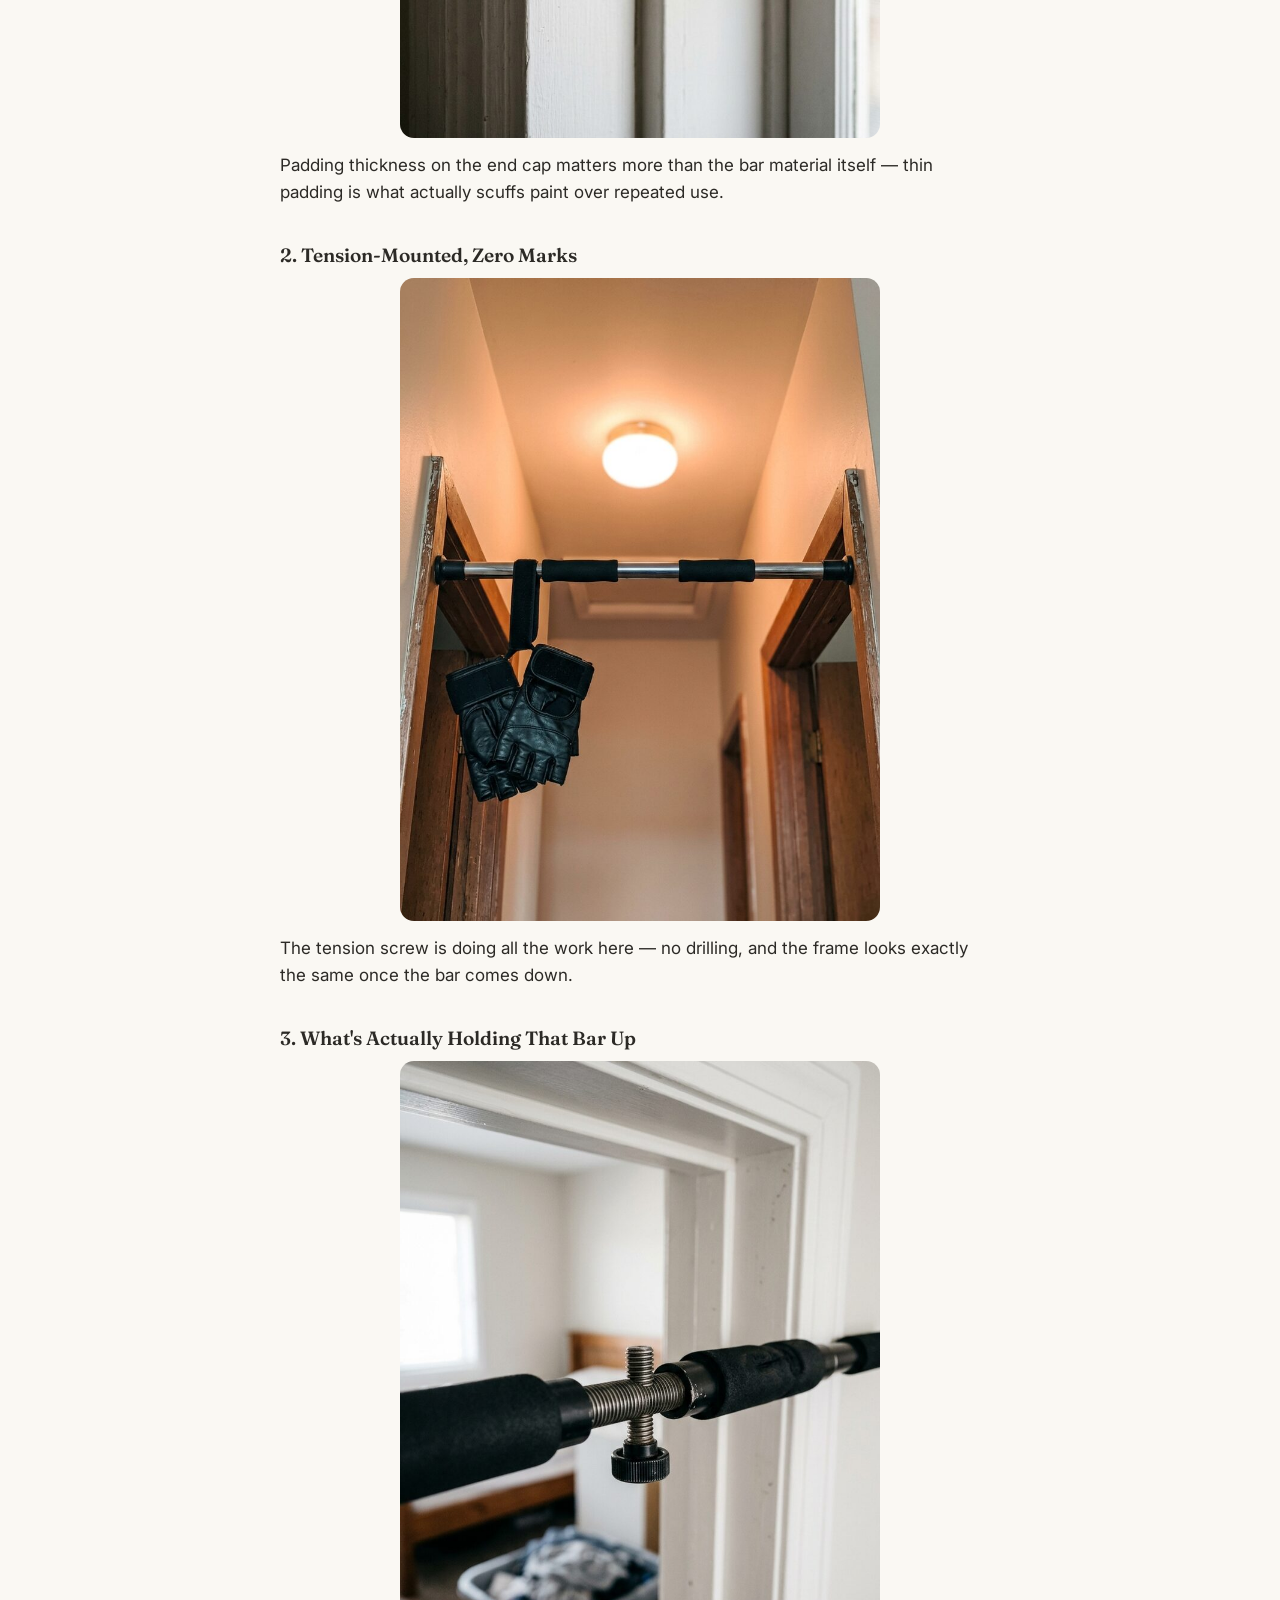
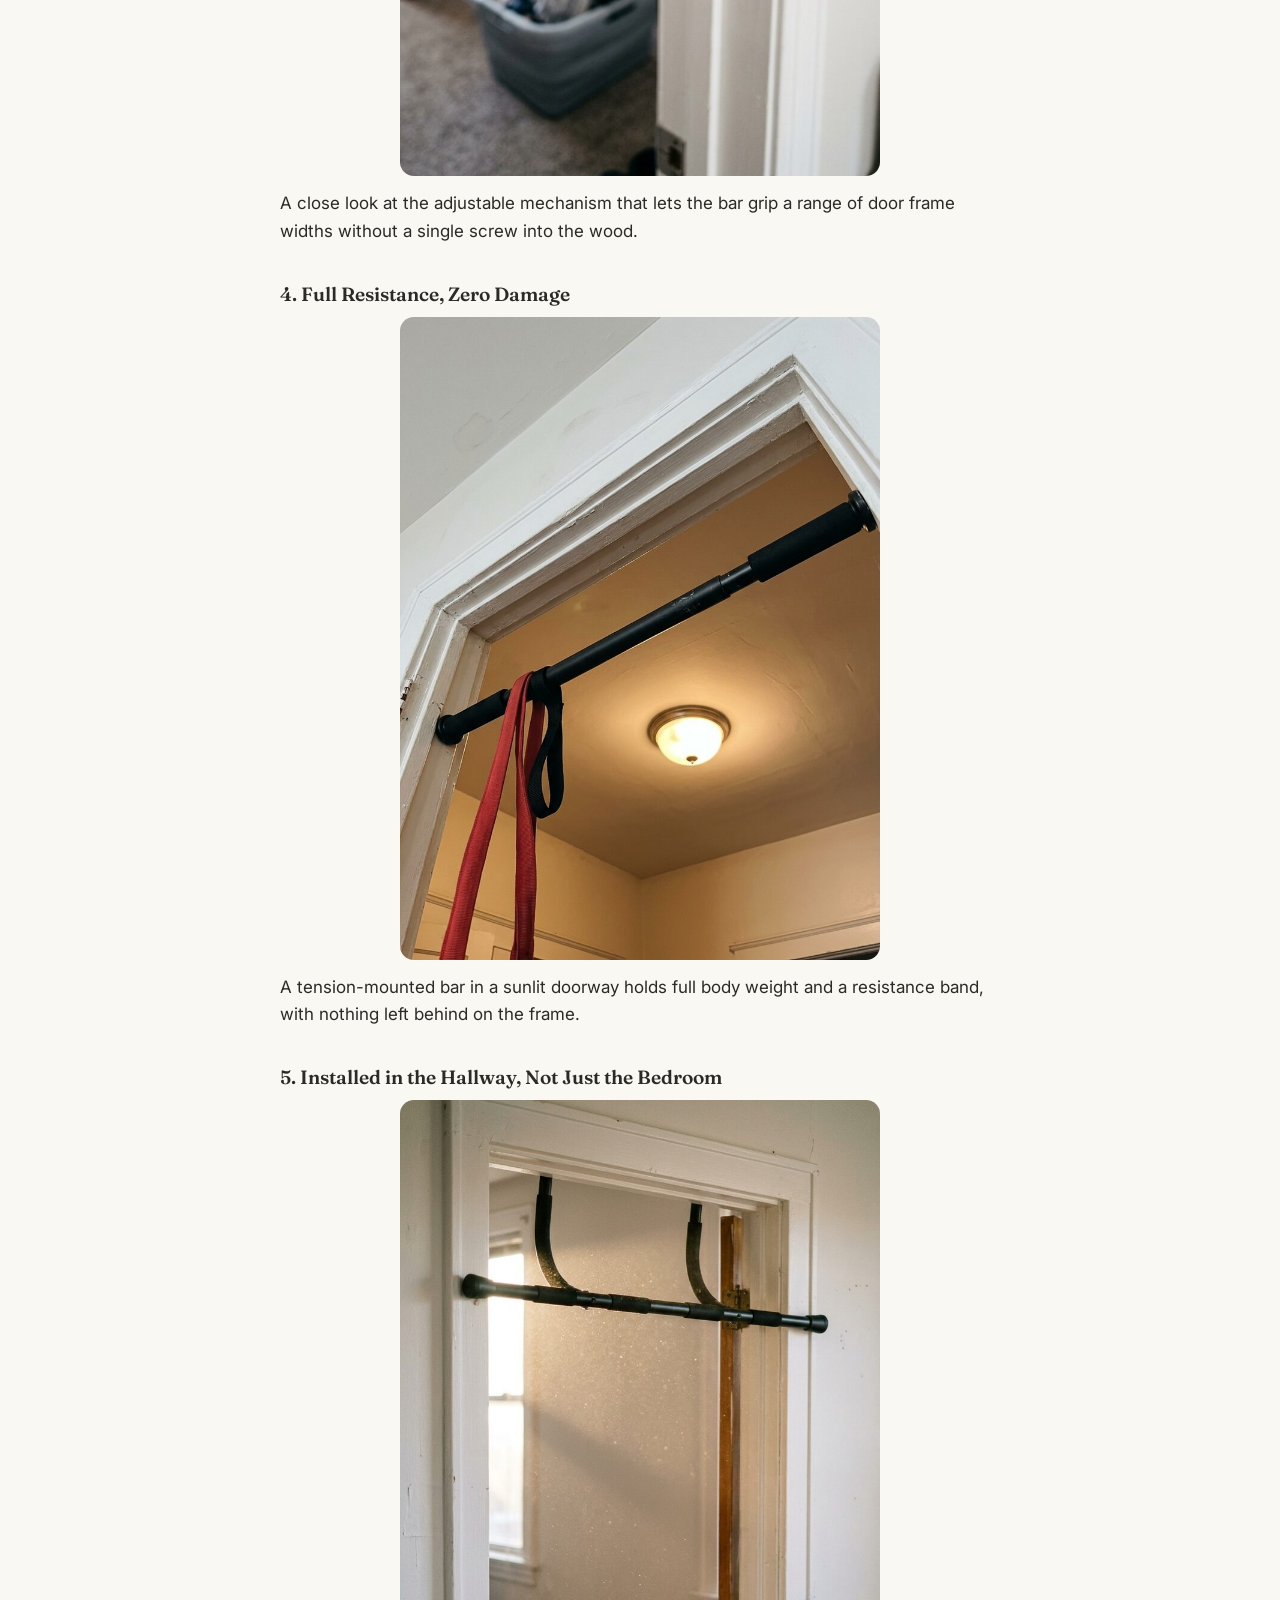
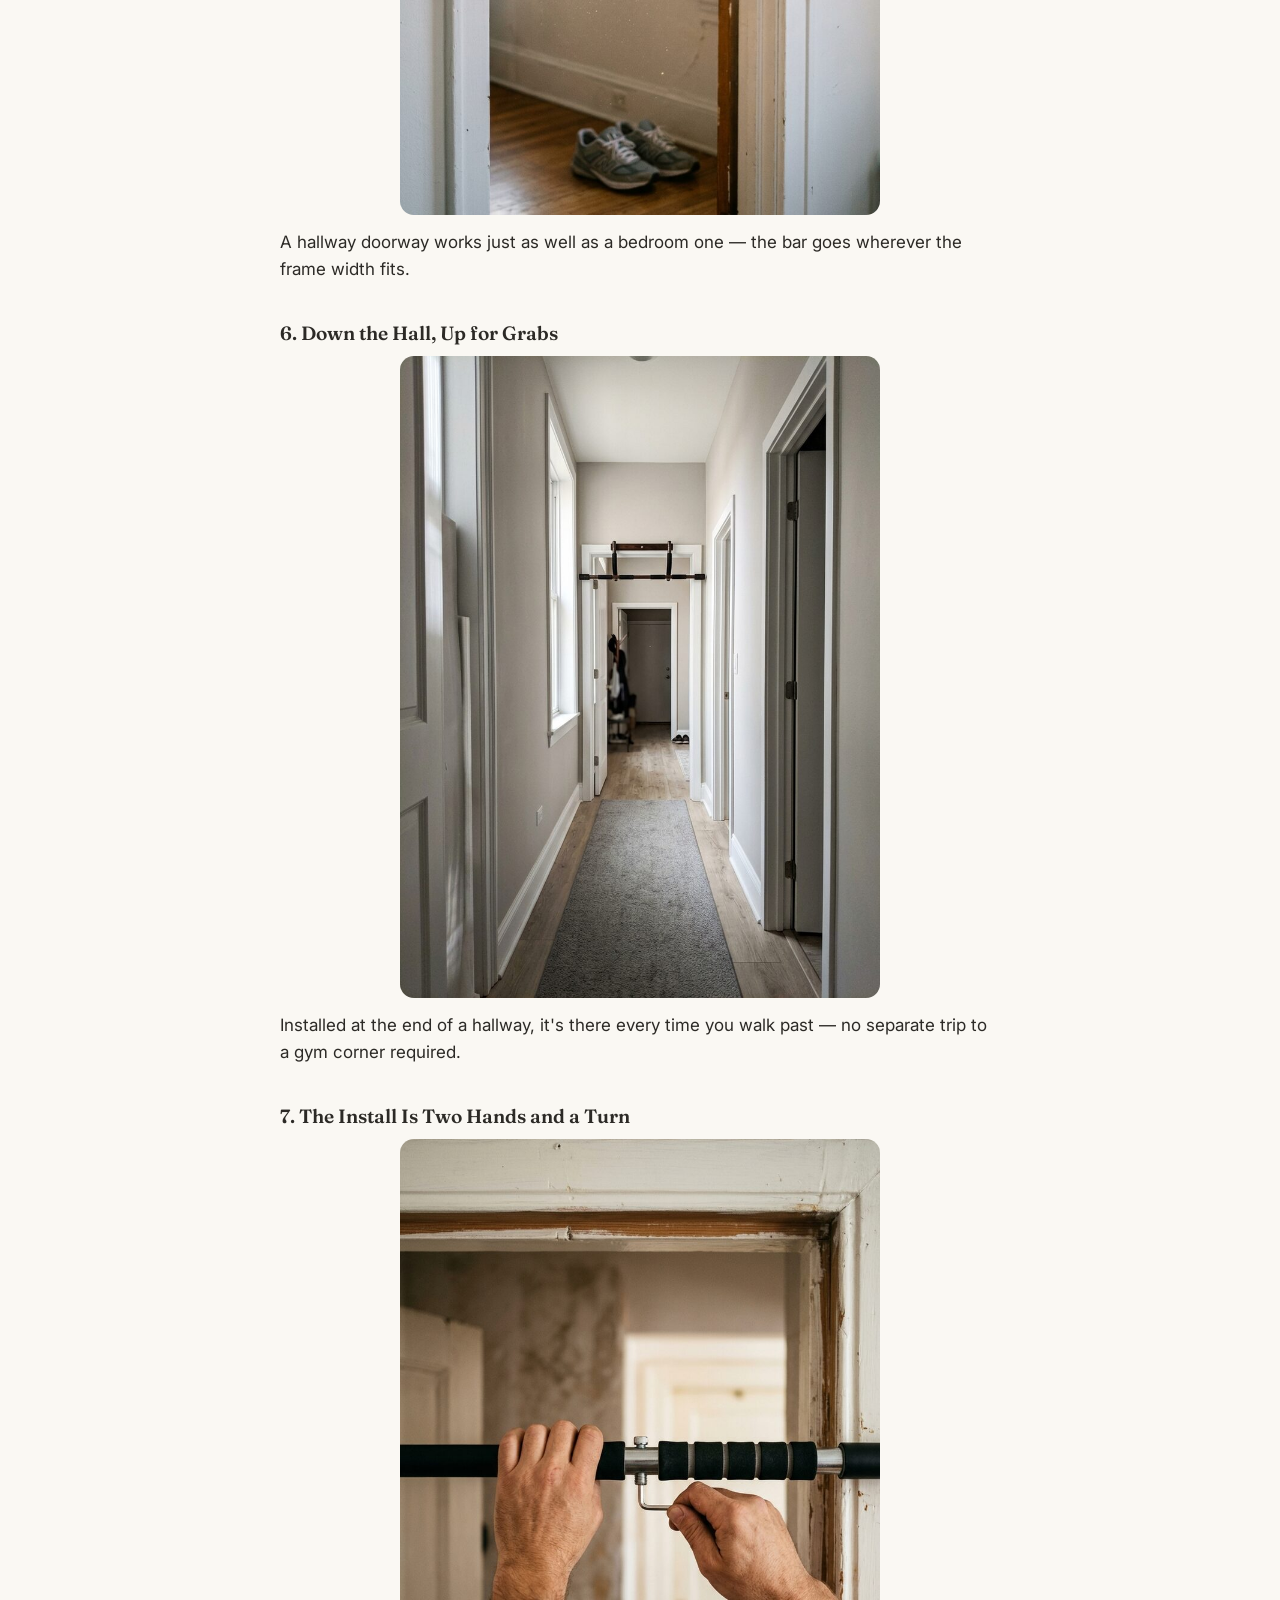
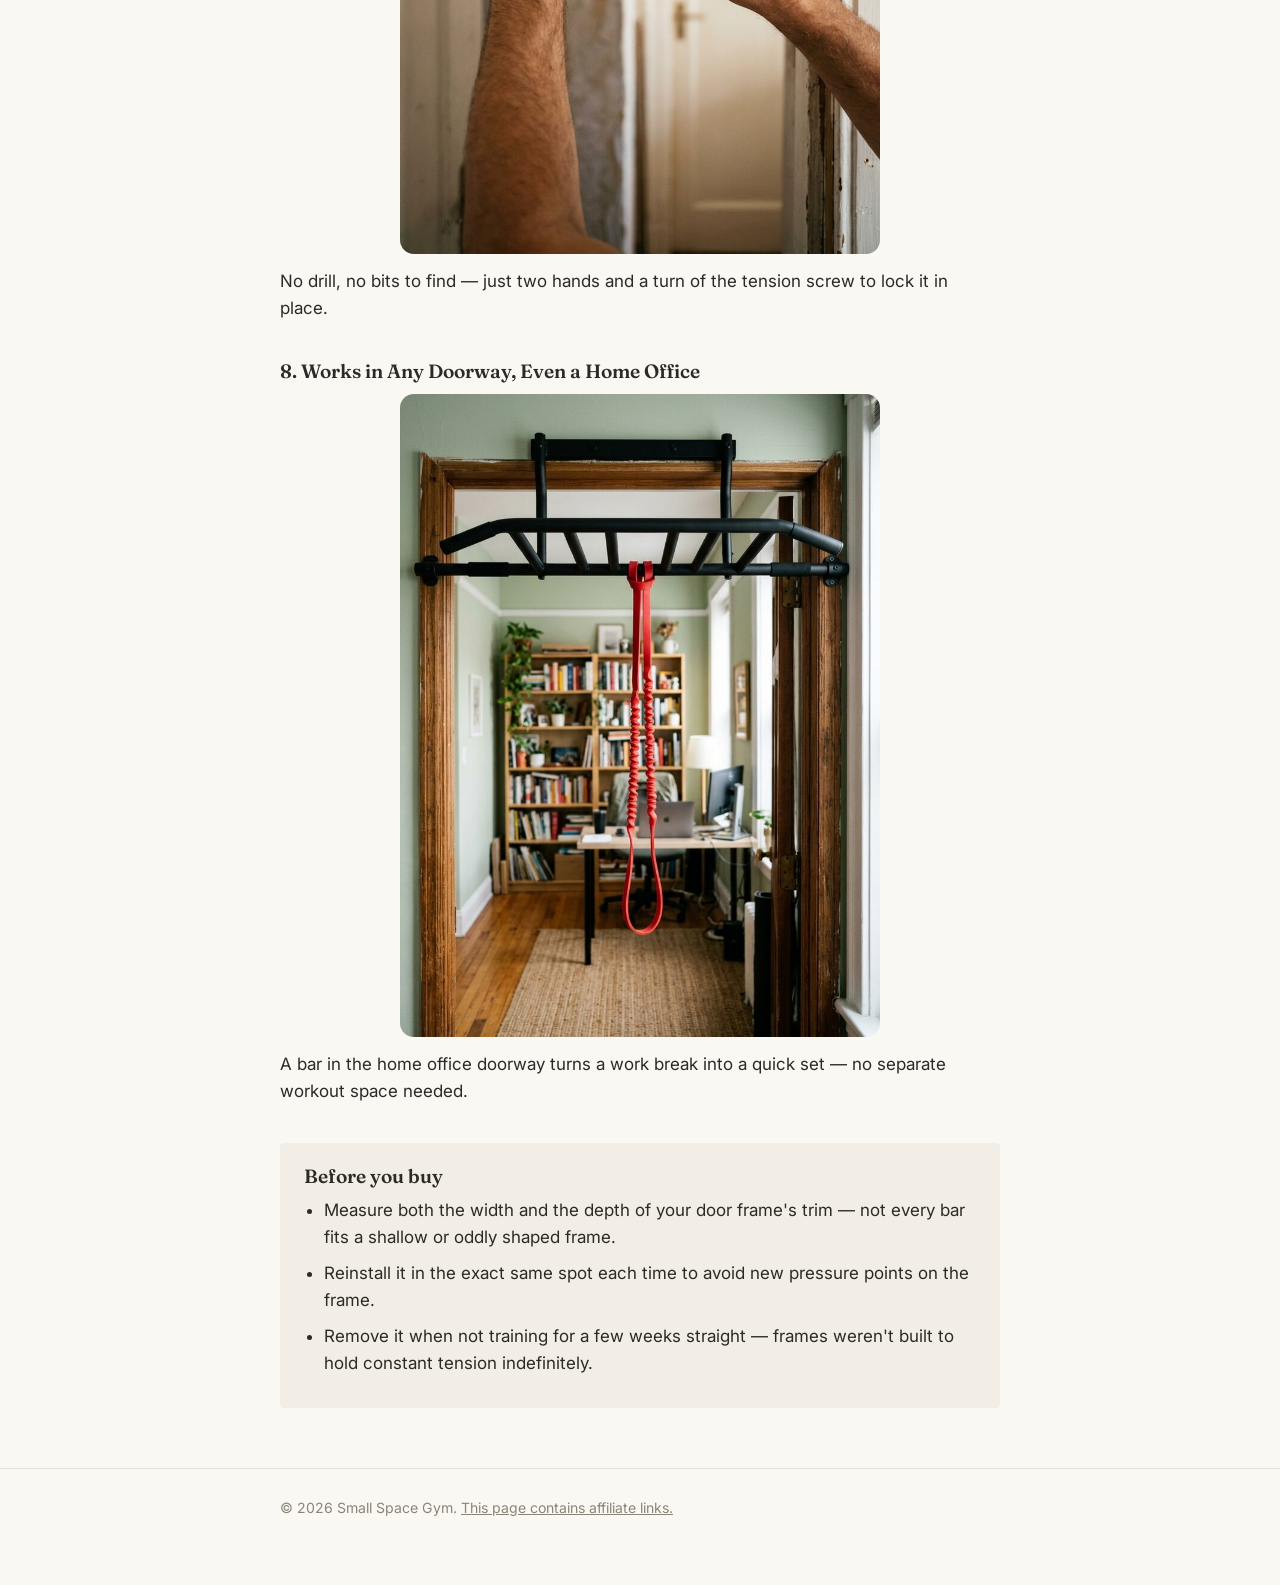
<file: doorframe-bars (1).html>
<!DOCTYPE html>
<html lang="en">
<head>
<meta charset="UTF-8">
<meta name="viewport" content="width=device-width, initial-scale=1">
<title>8 Renter-Safe Pull-Up Bar Ideas | Small Space Gym</title>
<meta name="description" content="8 real tension-mounted pull-up bar setups for renters — full body weight, zero drilling, zero damage.">
<link rel="stylesheet" href="styles.css">
</head>
<body>

<header class="site">
  <div class="wide">
    <a href="index.html" class="brand">Small Space Gym</a>
    <nav class="site"><a href="index.html">Home</a><a href="info.html#about">About</a></nav>
  </div>
</header>

<div class="wrap">
  <h1 style="margin-top:34px">Why your pull-up bar might be leaving marks you'll pay for.</h1>
  <img src="images/doorframe-bar.jpg" alt="Door-frame pull-up bar installed in an apartment hallway doorway" class="hero-img">

  <p>Screw-in bars are everywhere, they're cheap, and they're the worst thing you can put in a rented door frame — four holes you'll be patching before you move out. Tension-mounted bars hold your full body weight with pressure and padded end caps instead, no screws, and come down in seconds when you're done.</p>

  <h2>8 Renter-Safe Pull-Up Bar Ideas</h2>

  <div class="list-item">
    <h3>1. The One Spec Most Listings Skip</h3>
    <img src="images/doorframe-bar-2.jpg" alt="Close-up of a padded end cap on a tension-mounted pull-up bar against a door frame">
    <p>Padding thickness on the end cap matters more than the bar material itself — thin padding is what actually scuffs paint over repeated use.</p>
  </div>

  <div class="list-item">
    <h3>2. Tension-Mounted, Zero Marks</h3>
    <img src="images/doorframe-bar-3.jpg" alt="Tension screw mechanism on a door-frame pull-up bar">
    <p>The tension screw is doing all the work here — no drilling, and the frame looks exactly the same once the bar comes down.</p>
  </div>

  <div class="list-item">
    <h3>3. What's Actually Holding That Bar Up</h3>
    <img src="images/doorframe-bar-4.jpg" alt="Adjustable screw mechanism on a pull-up bar installed in a bedroom doorway">
    <p>A close look at the adjustable mechanism that lets the bar grip a range of door frame widths without a single screw into the wood.</p>
  </div>

  <div class="list-item">
    <h3>4. Full Resistance, Zero Damage</h3>
    <img src="images/doorframe-bar-5.jpg" alt="Tension-mounted pull-up bar in a sunlit doorway">
    <p>A tension-mounted bar in a sunlit doorway holds full body weight and a resistance band, with nothing left behind on the frame.</p>
  </div>

  <div class="list-item">
    <h3>5. Installed in the Hallway, Not Just the Bedroom</h3>
    <img src="images/doorframe-bar-6.jpg" alt="Renter-safe pull-up bar installed in a narrow hallway doorway">
    <p>A hallway doorway works just as well as a bedroom one — the bar goes wherever the frame width fits.</p>
  </div>

  <div class="list-item">
    <h3>6. Down the Hall, Up for Grabs</h3>
    <img src="images/doorframe-bar-7.jpg" alt="Wide hallway shot showing a pull-up bar installed in a doorway at the far end">
    <p>Installed at the end of a hallway, it's there every time you walk past — no separate trip to a gym corner required.</p>
  </div>

  <div class="list-item">
    <h3>7. The Install Is Two Hands and a Turn</h3>
    <img src="images/doorframe-bar-8.jpg" alt="Two hands adjusting the tension screw while installing a door-frame pull-up bar">
    <p>No drill, no bits to find — just two hands and a turn of the tension screw to lock it in place.</p>
  </div>

  <div class="list-item">
    <h3>8. Works in Any Doorway, Even a Home Office</h3>
    <img src="images/doorframe-bar-9.jpg" alt="Pull-up bar with a resistance band hanging in a home office doorway">
    <p>A bar in the home office doorway turns a work break into a quick set — no separate workout space needed.</p>
  </div>

  <div class="tips">
    <h2>Before you buy</h2>
    <ul>
      <li>Measure both the width and the depth of your door frame's trim — not every bar fits a shallow or oddly shaped frame.</li>
      <li>Reinstall it in the exact same spot each time to avoid new pressure points on the frame.</li>
      <li>Remove it when not training for a few weeks straight — frames weren't built to hold constant tension indefinitely.</li>
    </ul>
  </div>
</div>

<footer class="site">
  <div class="wrap">
    <p>© 2026 Small Space Gym. <a href="info.html#disclosure">This page contains affiliate links.</a></p>
  </div>
</footer>

</body>
</html>
</file>
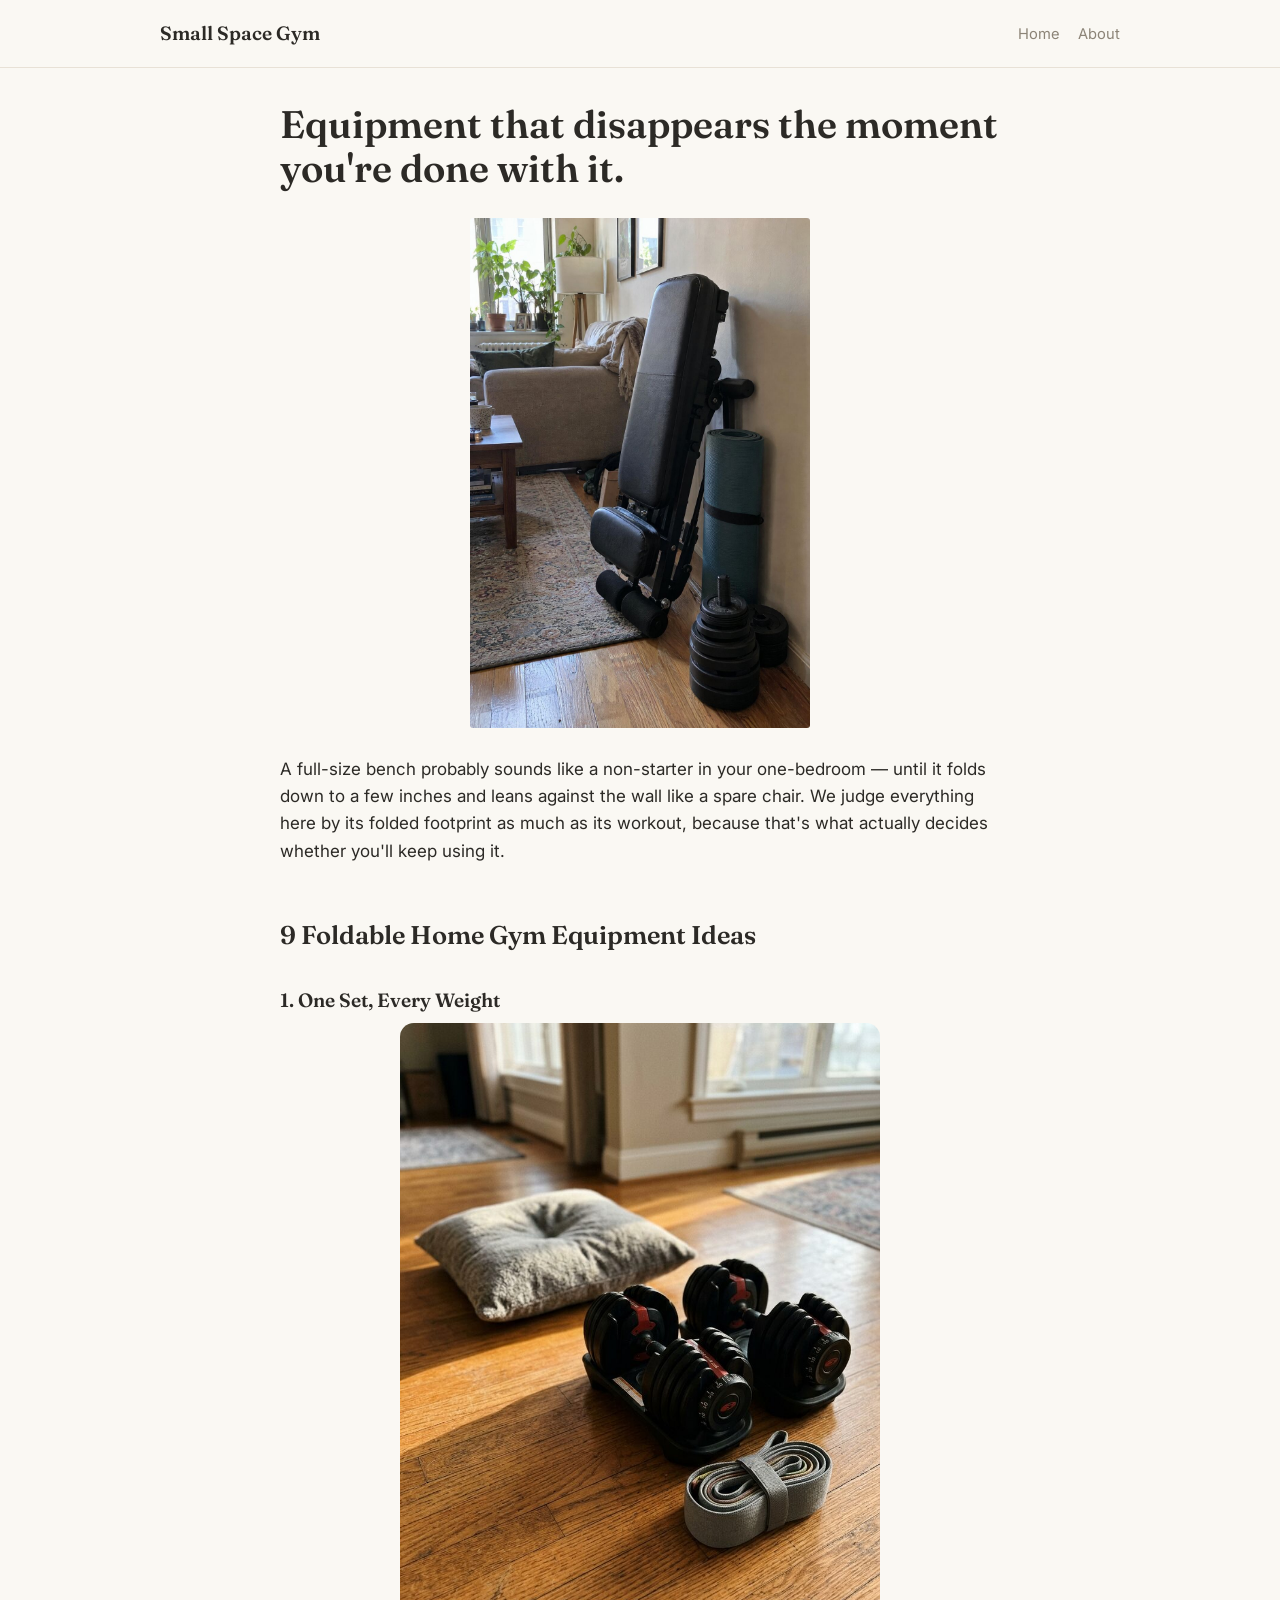
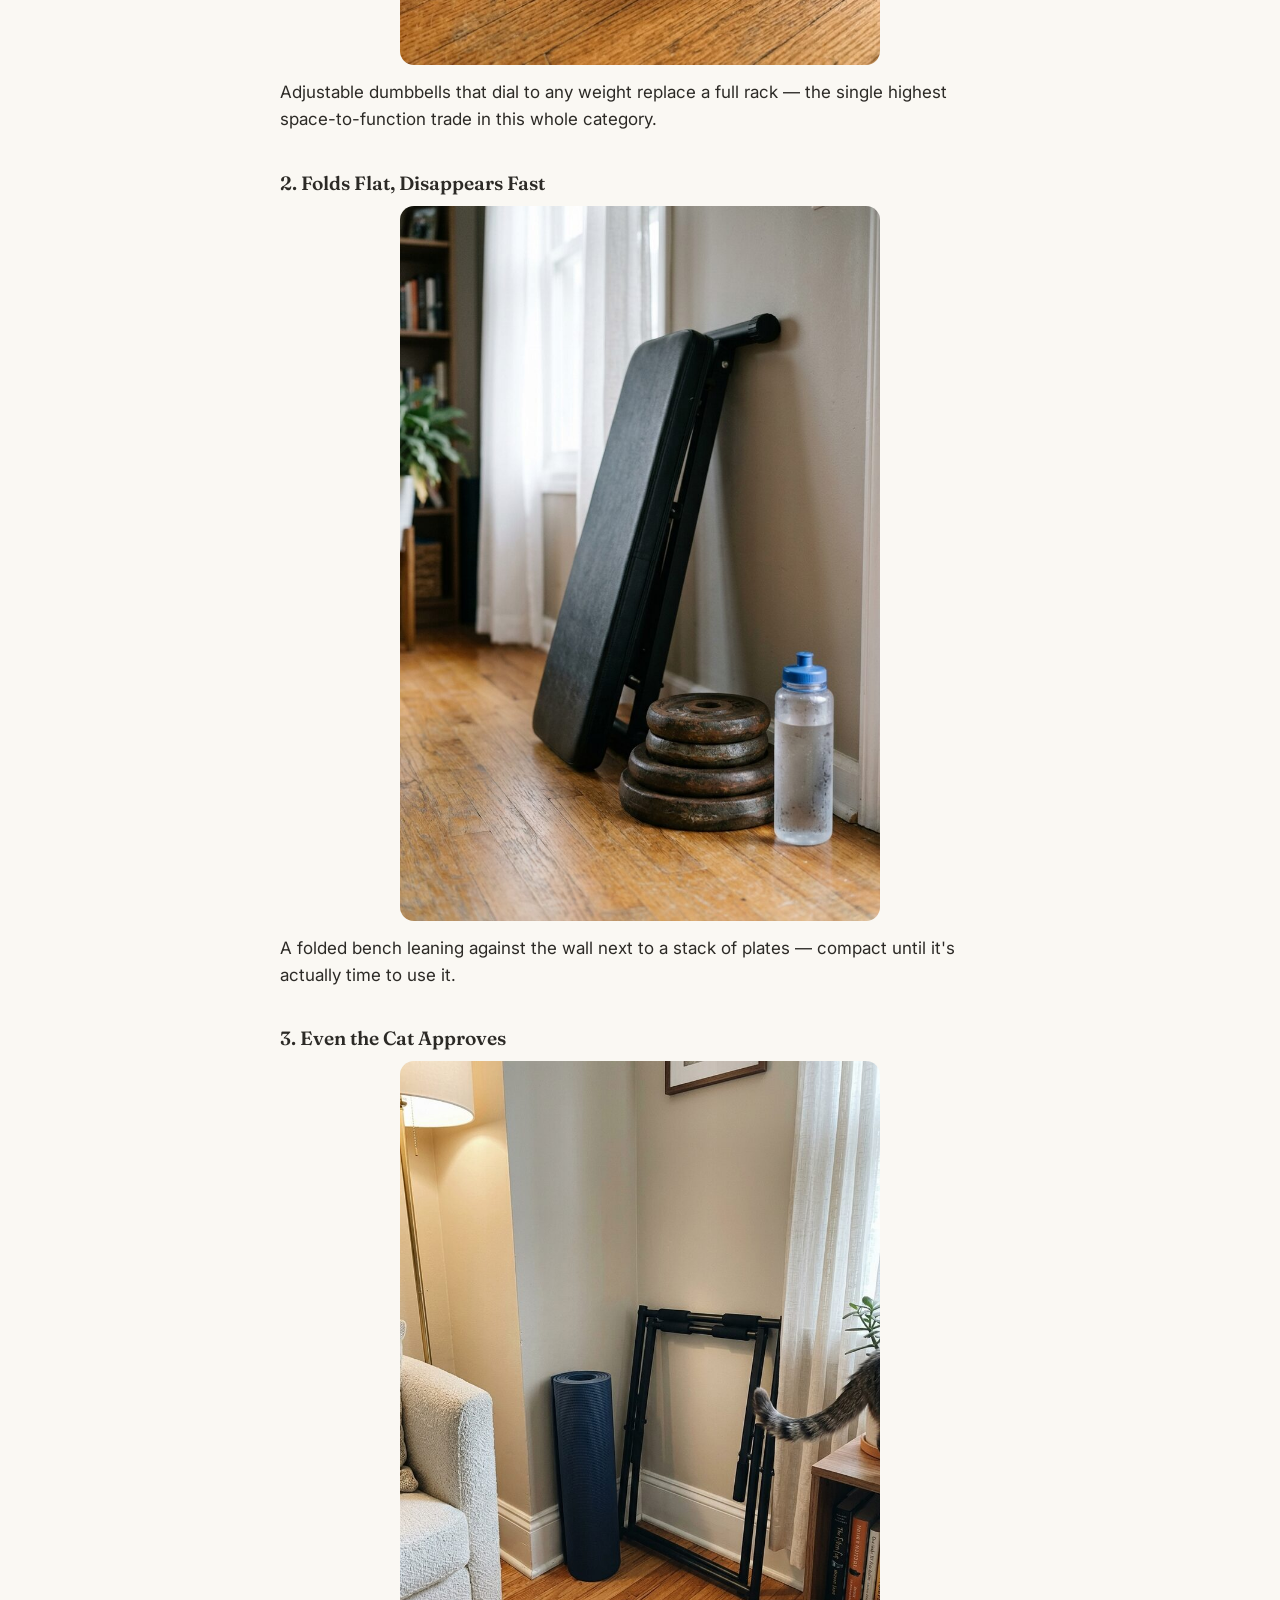
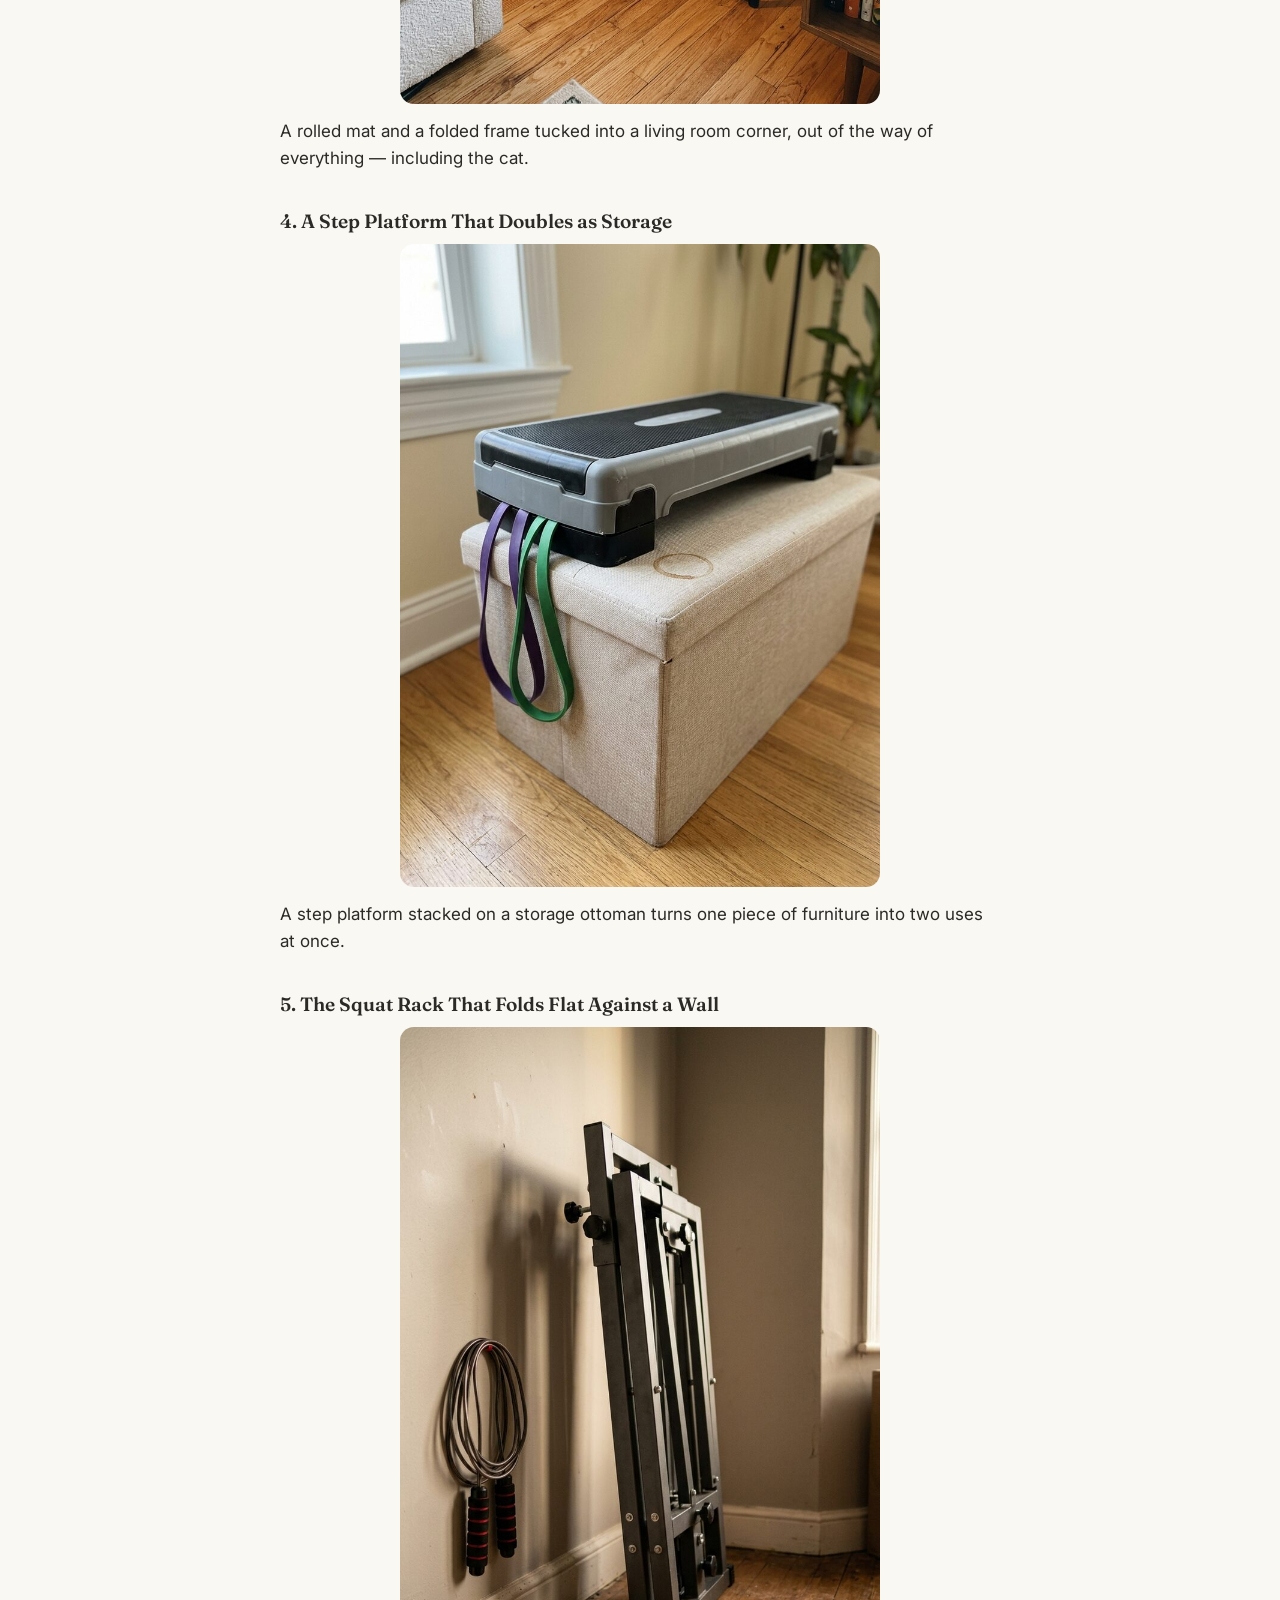
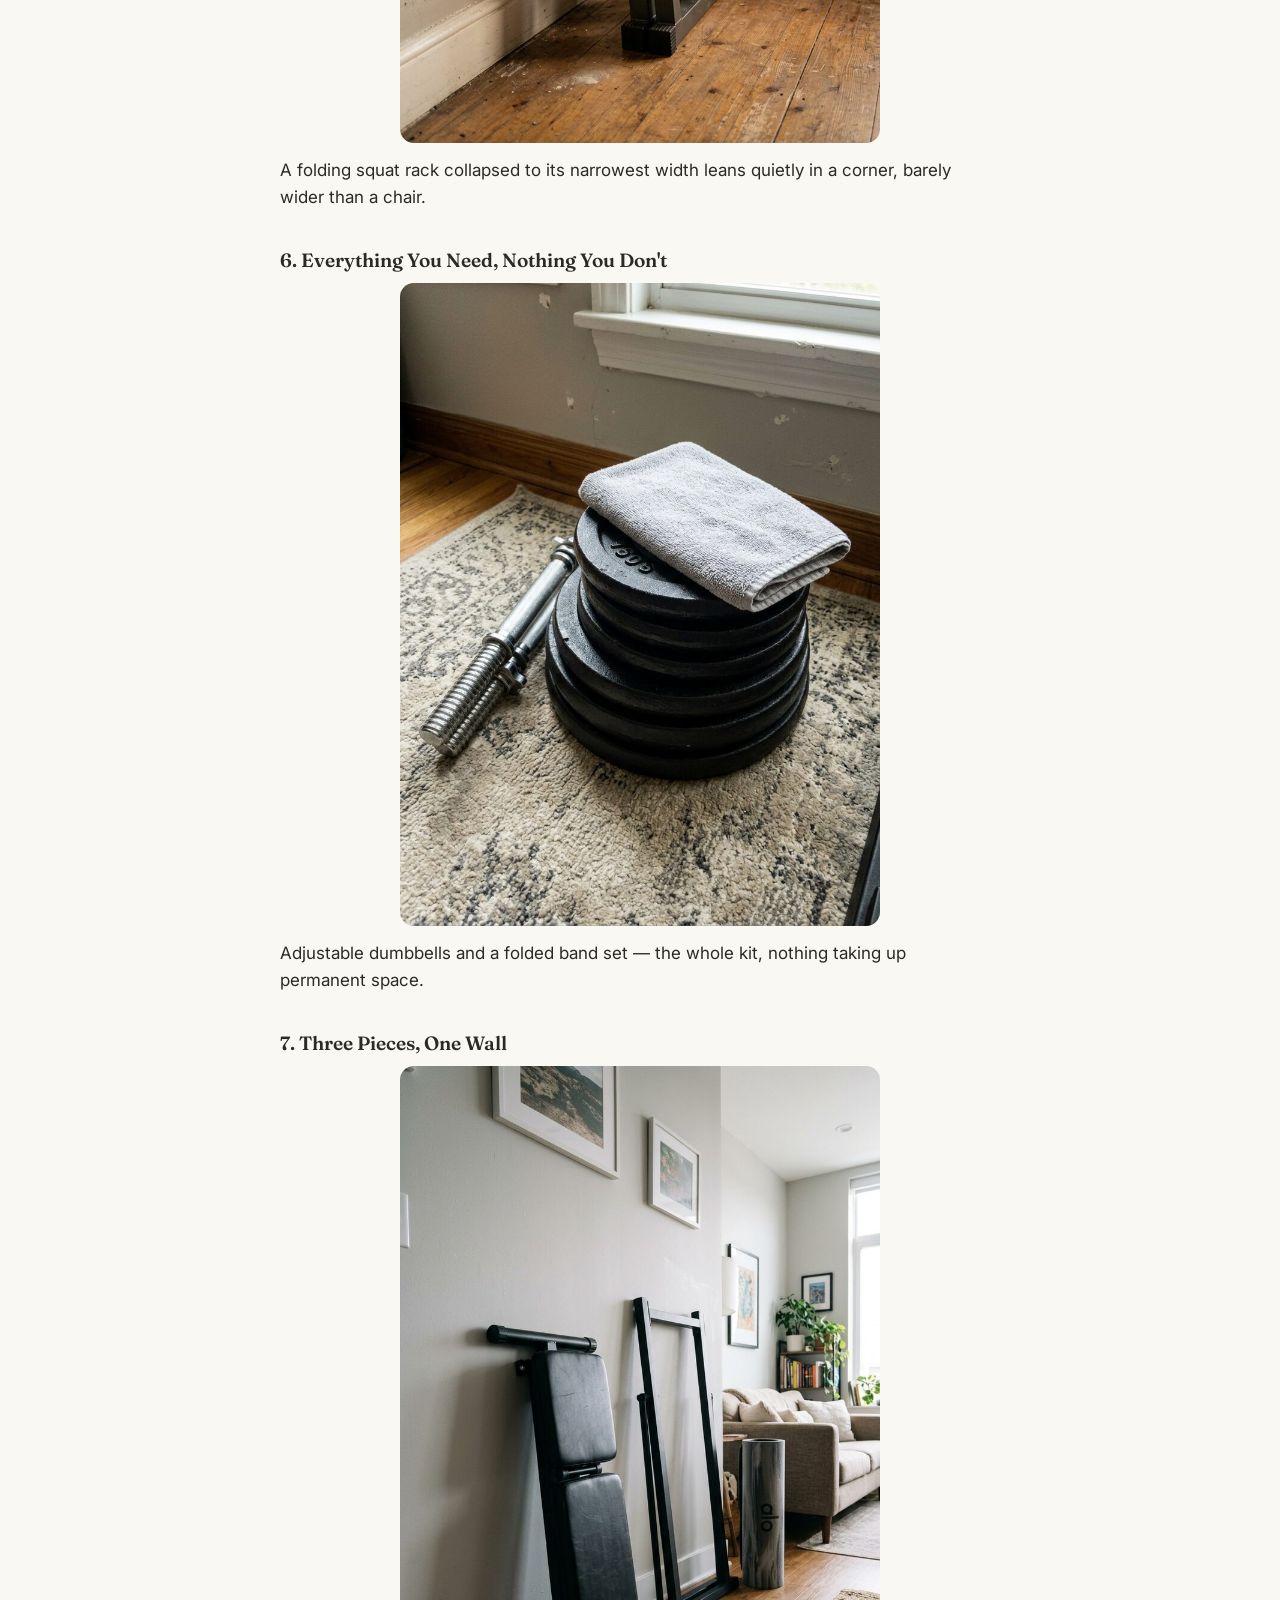
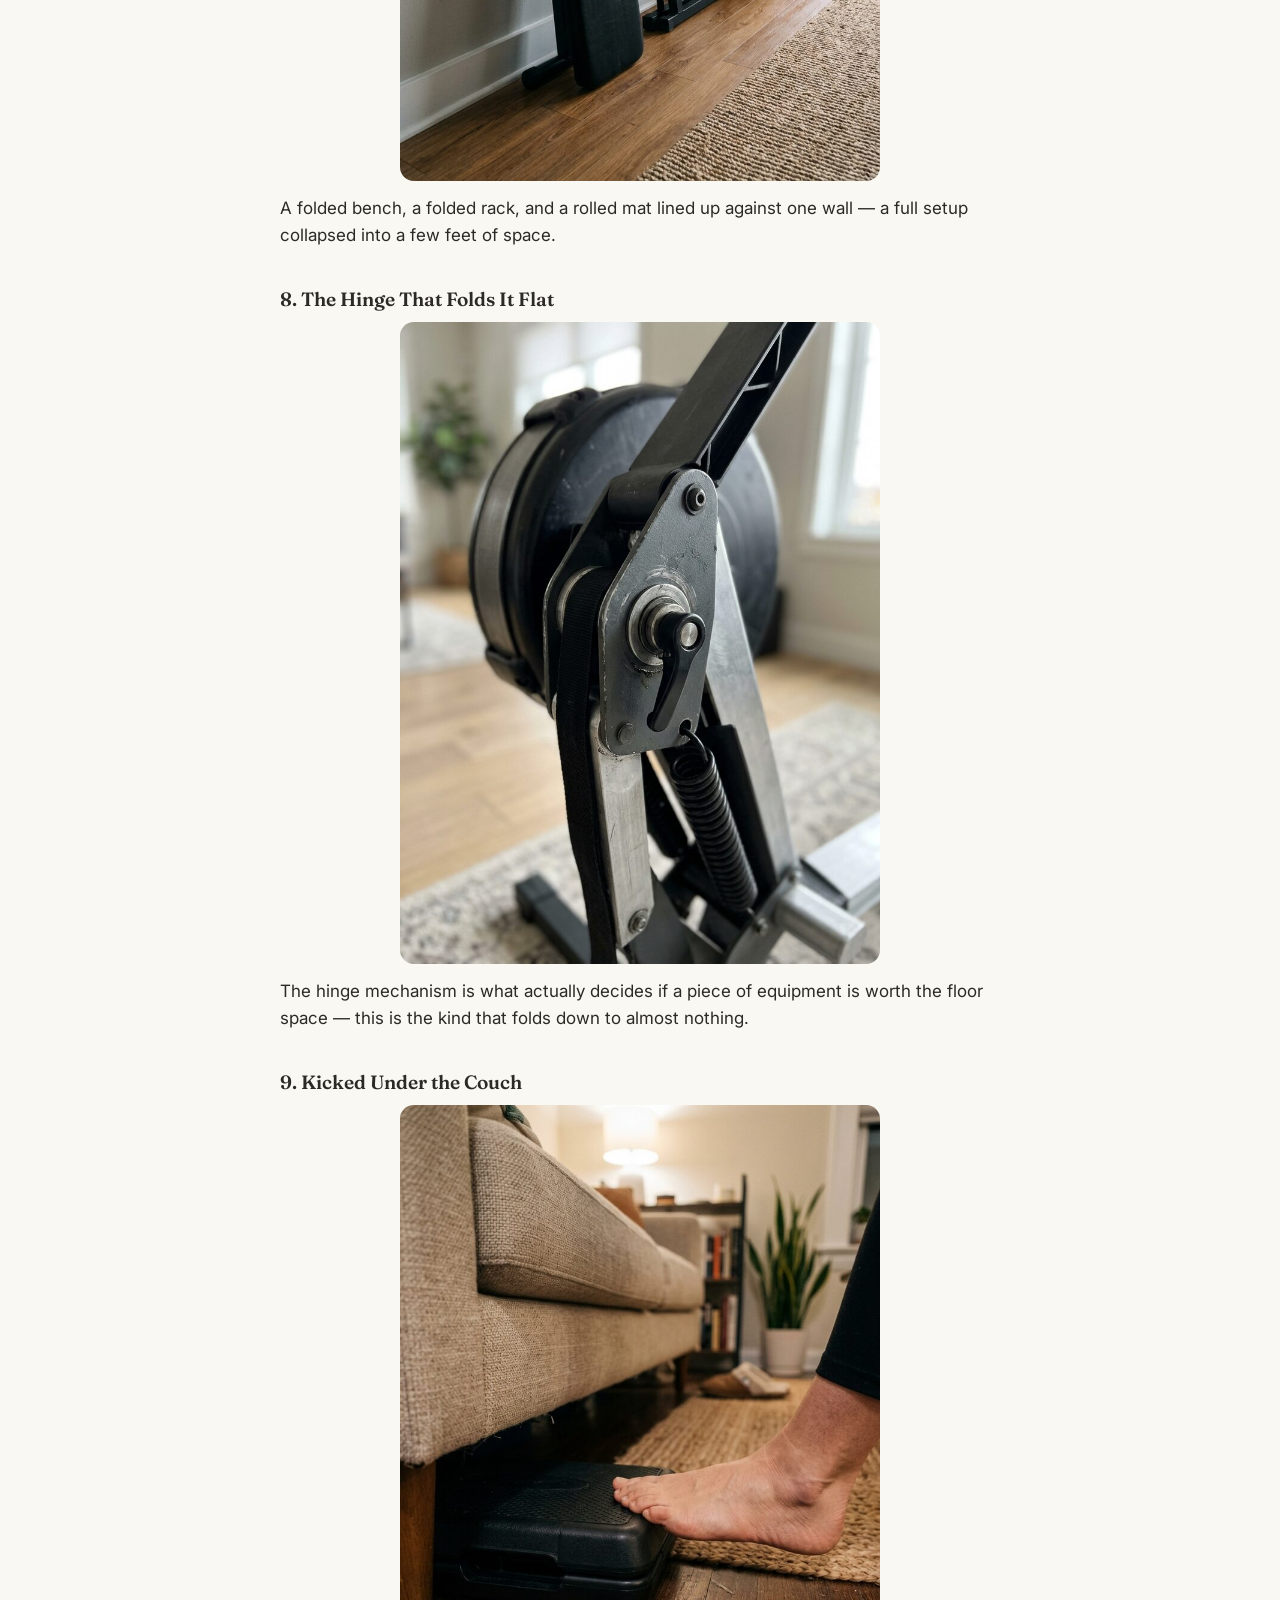
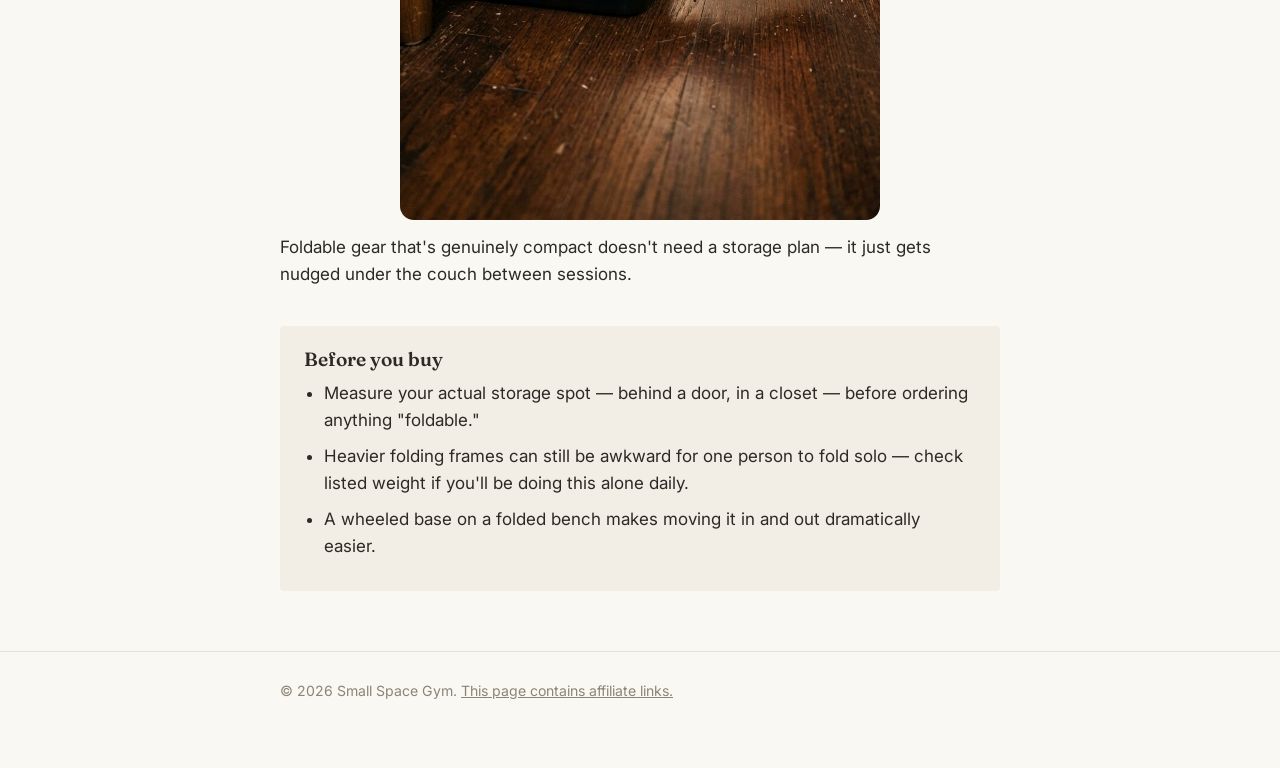
<file: foldable-equipment (1).html>
<!DOCTYPE html>
<html lang="en">
<head>
<meta charset="UTF-8">
<meta name="viewport" content="width=device-width, initial-scale=1">
<title>9 Foldable Home Gym Equipment Ideas | Small Space Gym</title>
<meta name="description" content="9 real foldable home gym setups for small apartments — benches, racks, and dumbbells that disappear when you're done.">
<link rel="stylesheet" href="styles.css">
</head>
<body>

<header class="site">
  <div class="wide">
    <a href="index.html" class="brand">Small Space Gym</a>
    <nav class="site"><a href="index.html">Home</a><a href="info.html#about">About</a></nav>
  </div>
</header>

<div class="wrap">
  <h1 style="margin-top:34px">Equipment that disappears the moment you're done with it.</h1>
  <img src="images/foldable-equipment.jpg" alt="Folded workout bench leaning against a living room wall next to a rolled mat and stacked weights" class="hero-img">

  <p>A full-size bench probably sounds like a non-starter in your one-bedroom — until it folds down to a few inches and leans against the wall like a spare chair. We judge everything here by its folded footprint as much as its workout, because that's what actually decides whether you'll keep using it.</p>

  <h2>9 Foldable Home Gym Equipment Ideas</h2>

  <div class="list-item">
    <h3>1. One Set, Every Weight</h3>
    <img src="images/foldable-equipment-2.jpg" alt="Adjustable dumbbells with a dial-weight mechanism beside a folded resistance band set">
    <p>Adjustable dumbbells that dial to any weight replace a full rack — the single highest space-to-function trade in this whole category.</p>
  </div>

  <div class="list-item">
    <h3>2. Folds Flat, Disappears Fast</h3>
    <img src="images/foldable-equipment-3.jpg" alt="Folded workout bench leaning against a wall next to stacked weight plates and a water bottle">
    <p>A folded bench leaning against the wall next to a stack of plates — compact until it's actually time to use it.</p>
  </div>

  <div class="list-item">
    <h3>3. Even the Cat Approves</h3>
    <img src="images/foldable-equipment-4.jpg" alt="Rolled yoga mat and folded pull-up frame in a living room corner with a cat walking by">
    <p>A rolled mat and a folded frame tucked into a living room corner, out of the way of everything — including the cat.</p>
  </div>

  <div class="list-item">
    <h3>4. A Step Platform That Doubles as Storage</h3>
    <img src="images/foldable-equipment-5.jpg" alt="Folding step platform stacked on top of a storage ottoman with resistance bands draped over it">
    <p>A step platform stacked on a storage ottoman turns one piece of furniture into two uses at once.</p>
  </div>

  <div class="list-item">
    <h3>5. The Squat Rack That Folds Flat Against a Wall</h3>
    <img src="images/foldable-equipment-6.jpg" alt="Compact folding squat rack collapsed to its narrowest width against a wall">
    <p>A folding squat rack collapsed to its narrowest width leans quietly in a corner, barely wider than a chair.</p>
  </div>

  <div class="list-item">
    <h3>6. Everything You Need, Nothing You Don't</h3>
    <img src="images/foldable-equipment-7.jpg" alt="Adjustable dumbbells and a folded resistance band set on a rug">
    <p>Adjustable dumbbells and a folded band set — the whole kit, nothing taking up permanent space.</p>
  </div>

  <div class="list-item">
    <h3>7. Three Pieces, One Wall</h3>
    <img src="images/foldable-equipment-8.jpg" alt="Folded bench, folded rack, and rolled mat lined up against a living room wall">
    <p>A folded bench, a folded rack, and a rolled mat lined up against one wall — a full setup collapsed into a few feet of space.</p>
  </div>

  <div class="list-item">
    <h3>8. The Hinge That Folds It Flat</h3>
    <img src="images/foldable-equipment-9.jpg" alt="Close-up of a folding hinge mechanism on a compact rowing machine">
    <p>The hinge mechanism is what actually decides if a piece of equipment is worth the floor space — this is the kind that folds down to almost nothing.</p>
  </div>

  <div class="list-item">
    <h3>9. Kicked Under the Couch</h3>
    <img src="images/foldable-equipment-10.jpg" alt="Bare foot nudging a folded step platform under a couch edge">
    <p>Foldable gear that's genuinely compact doesn't need a storage plan — it just gets nudged under the couch between sessions.</p>
  </div>

  <div class="tips">
    <h2>Before you buy</h2>
    <ul>
      <li>Measure your actual storage spot — behind a door, in a closet — before ordering anything "foldable."</li>
      <li>Heavier folding frames can still be awkward for one person to fold solo — check listed weight if you'll be doing this alone daily.</li>
      <li>A wheeled base on a folded bench makes moving it in and out dramatically easier.</li>
    </ul>
  </div>
</div>

<footer class="site">
  <div class="wrap">
    <p>© 2026 Small Space Gym. <a href="info.html#disclosure">This page contains affiliate links.</a></p>
  </div>
</footer>

</body>
</html>
</file>
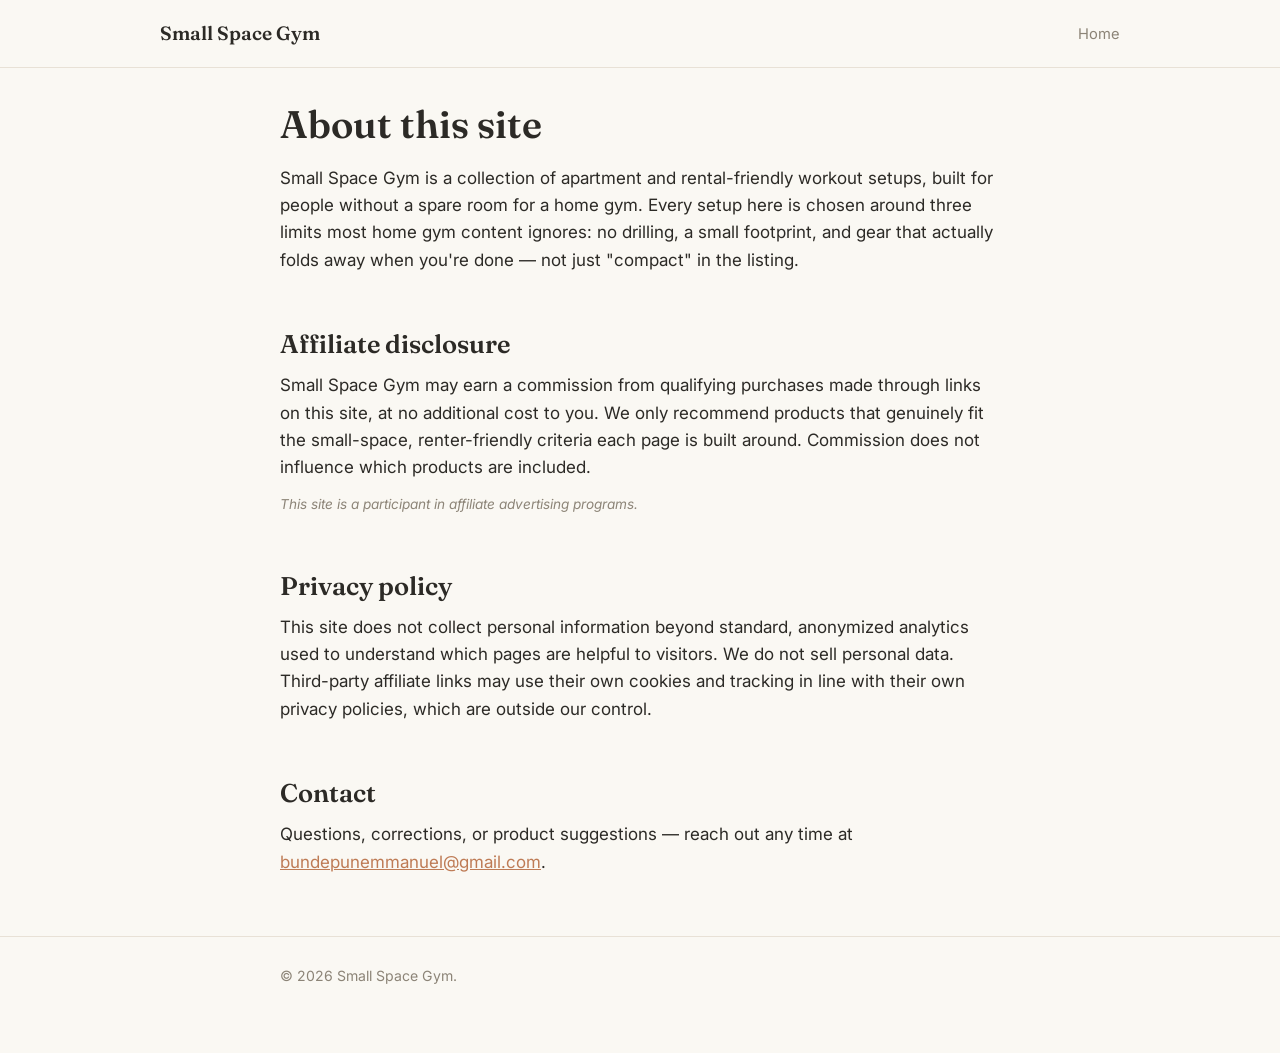
<file: info.html>
<!DOCTYPE html>
<html lang="en">
<head>
<meta charset="UTF-8">
<meta name="viewport" content="width=device-width, initial-scale=1">
<title>About & Disclosure | Small Space Gym</title>
<link rel="stylesheet" href="styles.css">
</head>
<body>

<header class="site">
  <div class="wide">
    <a href="index.html" class="brand">Small Space Gym</a>
    <nav class="site"><a href="index.html">Home</a></nav>
  </div>
</header>

<div class="wrap">
  <h1 style="margin-top:34px">About this site</h1>

  <section id="about">
    <p>Small Space Gym is a collection of apartment and rental-friendly workout setups, built for people without a spare room for a home gym. Every setup here is chosen around three limits most home gym content ignores: no drilling, a small footprint, and gear that actually folds away when you're done — not just "compact" in the listing.</p>
  </section>

  <section id="disclosure">
    <h2>Affiliate disclosure</h2>
    <p>Small Space Gym may earn a commission from qualifying purchases made through links on this site, at no additional cost to you. We only recommend products that genuinely fit the small-space, renter-friendly criteria each page is built around. Commission does not influence which products are included.</p>
    <p class="disclosure-note">This site is a participant in affiliate advertising programs.</p>
  </section>

  <section id="privacy">
    <h2>Privacy policy</h2>
    <p>This site does not collect personal information beyond standard, anonymized analytics used to understand which pages are helpful to visitors. We do not sell personal data. Third-party affiliate links may use their own cookies and tracking in line with their own privacy policies, which are outside our control.</p>
  </section>

  <section id="contact">
    <h2>Contact</h2>
    <p>Questions, corrections, or product suggestions — reach out any time at <a href="mailto:bundepunemmanuel@gmail.com">bundepunemmanuel@gmail.com</a>.</p>
  </section>
</div>

<footer class="site">
  <div class="wrap">
    <p>© 2026 Small Space Gym.</p>
  </div>
</footer>

</body>
</html>
</file>
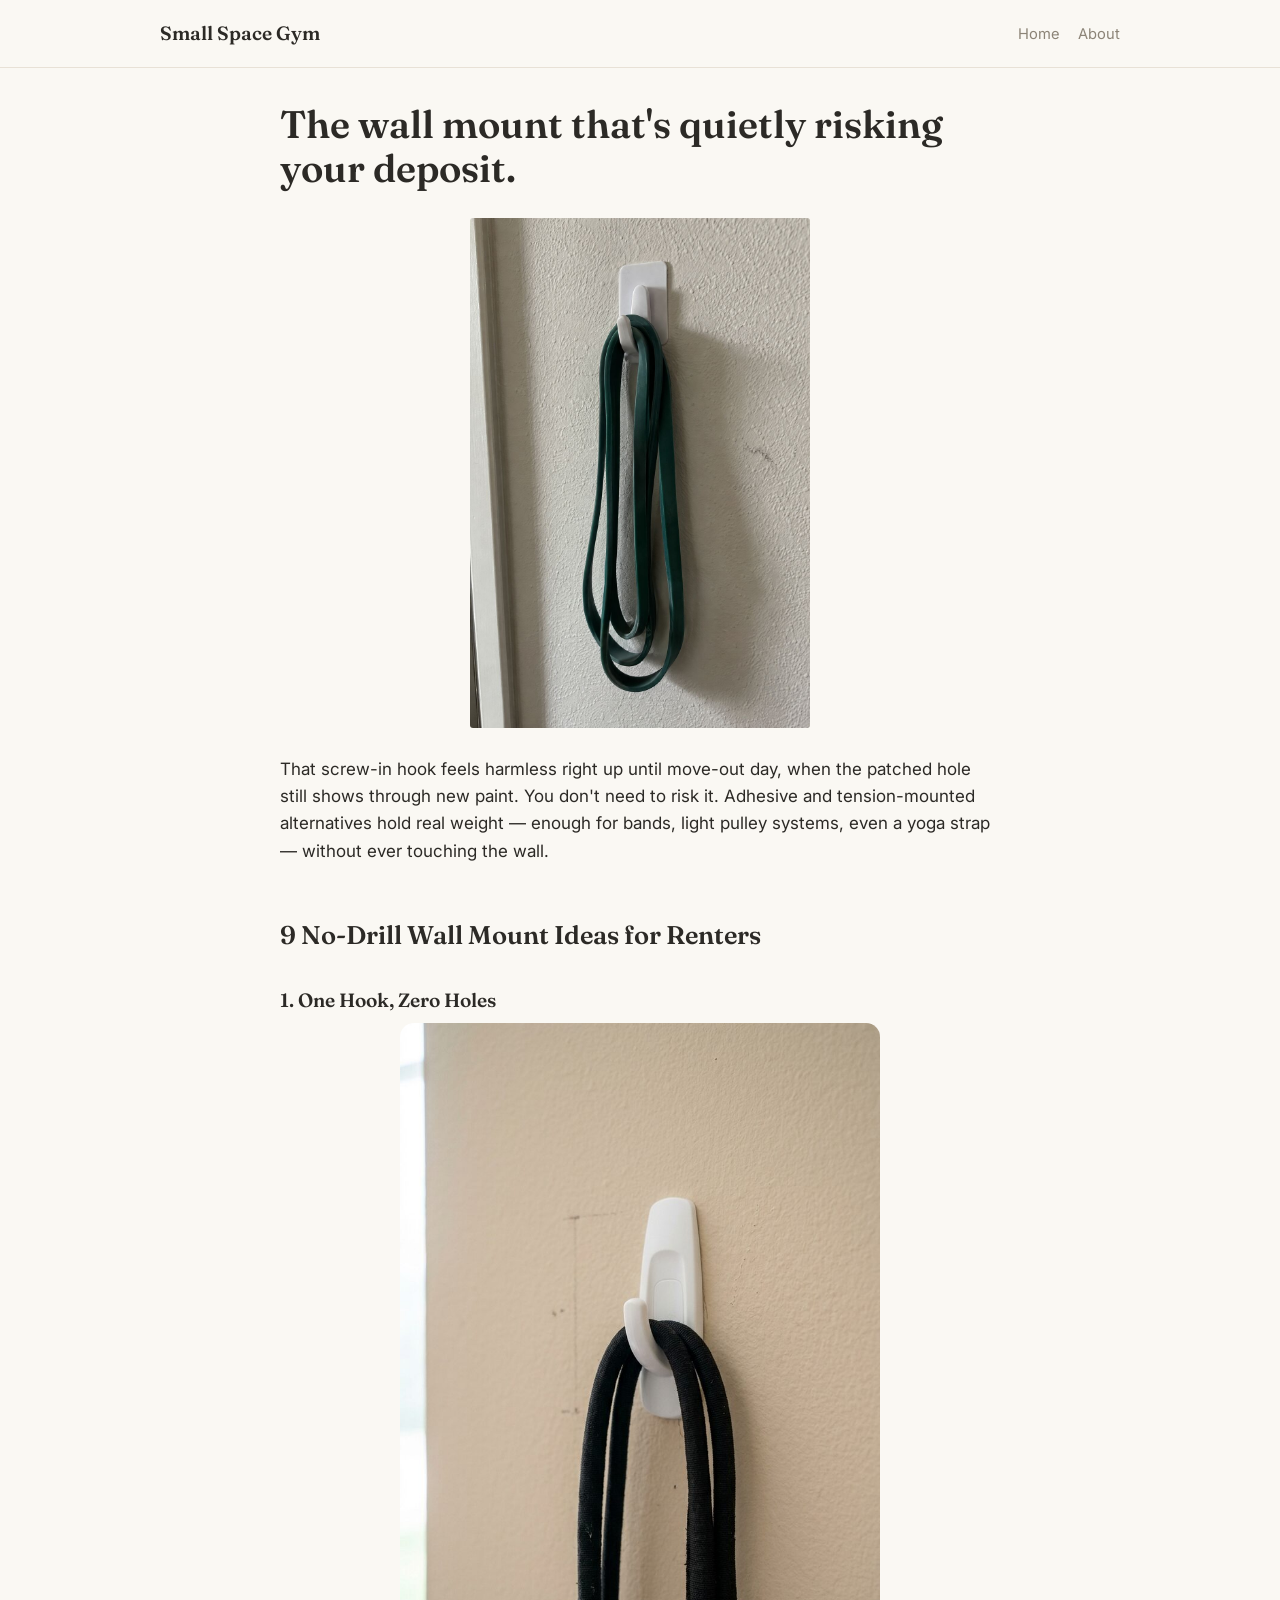
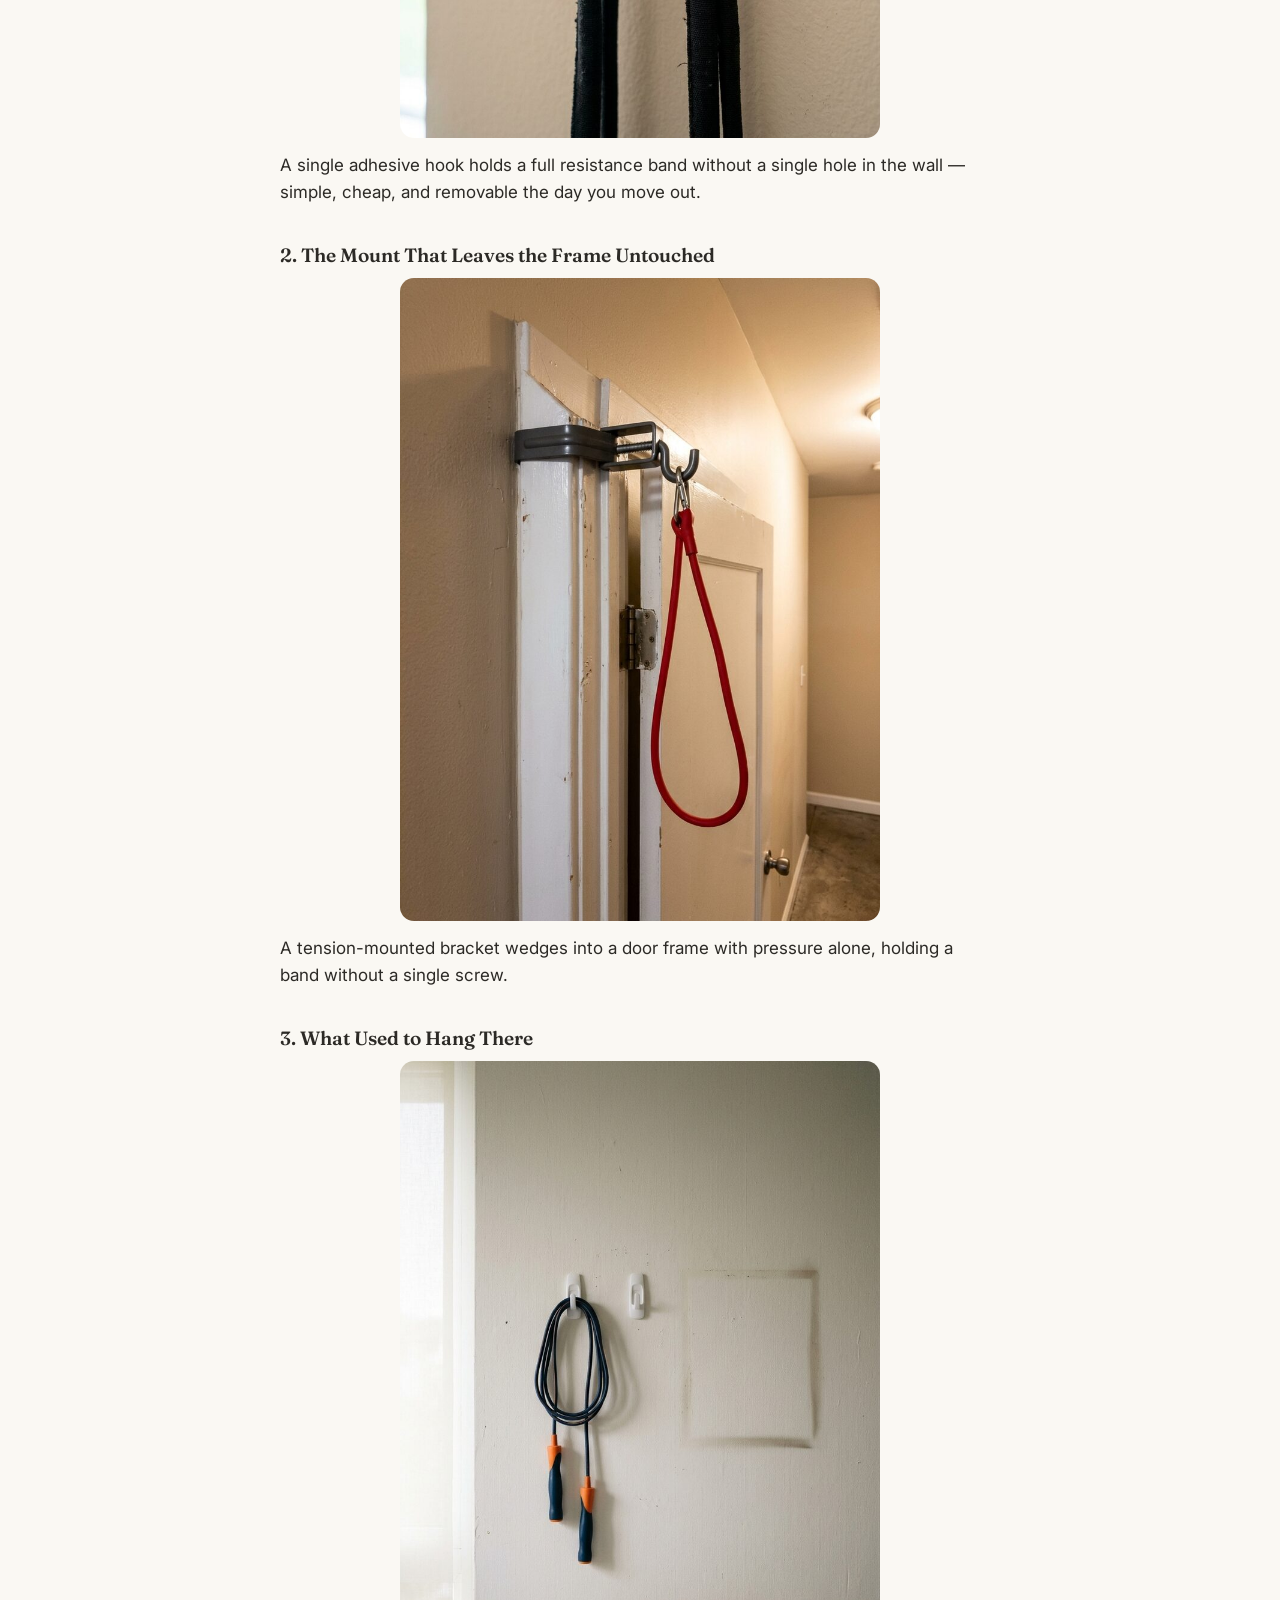
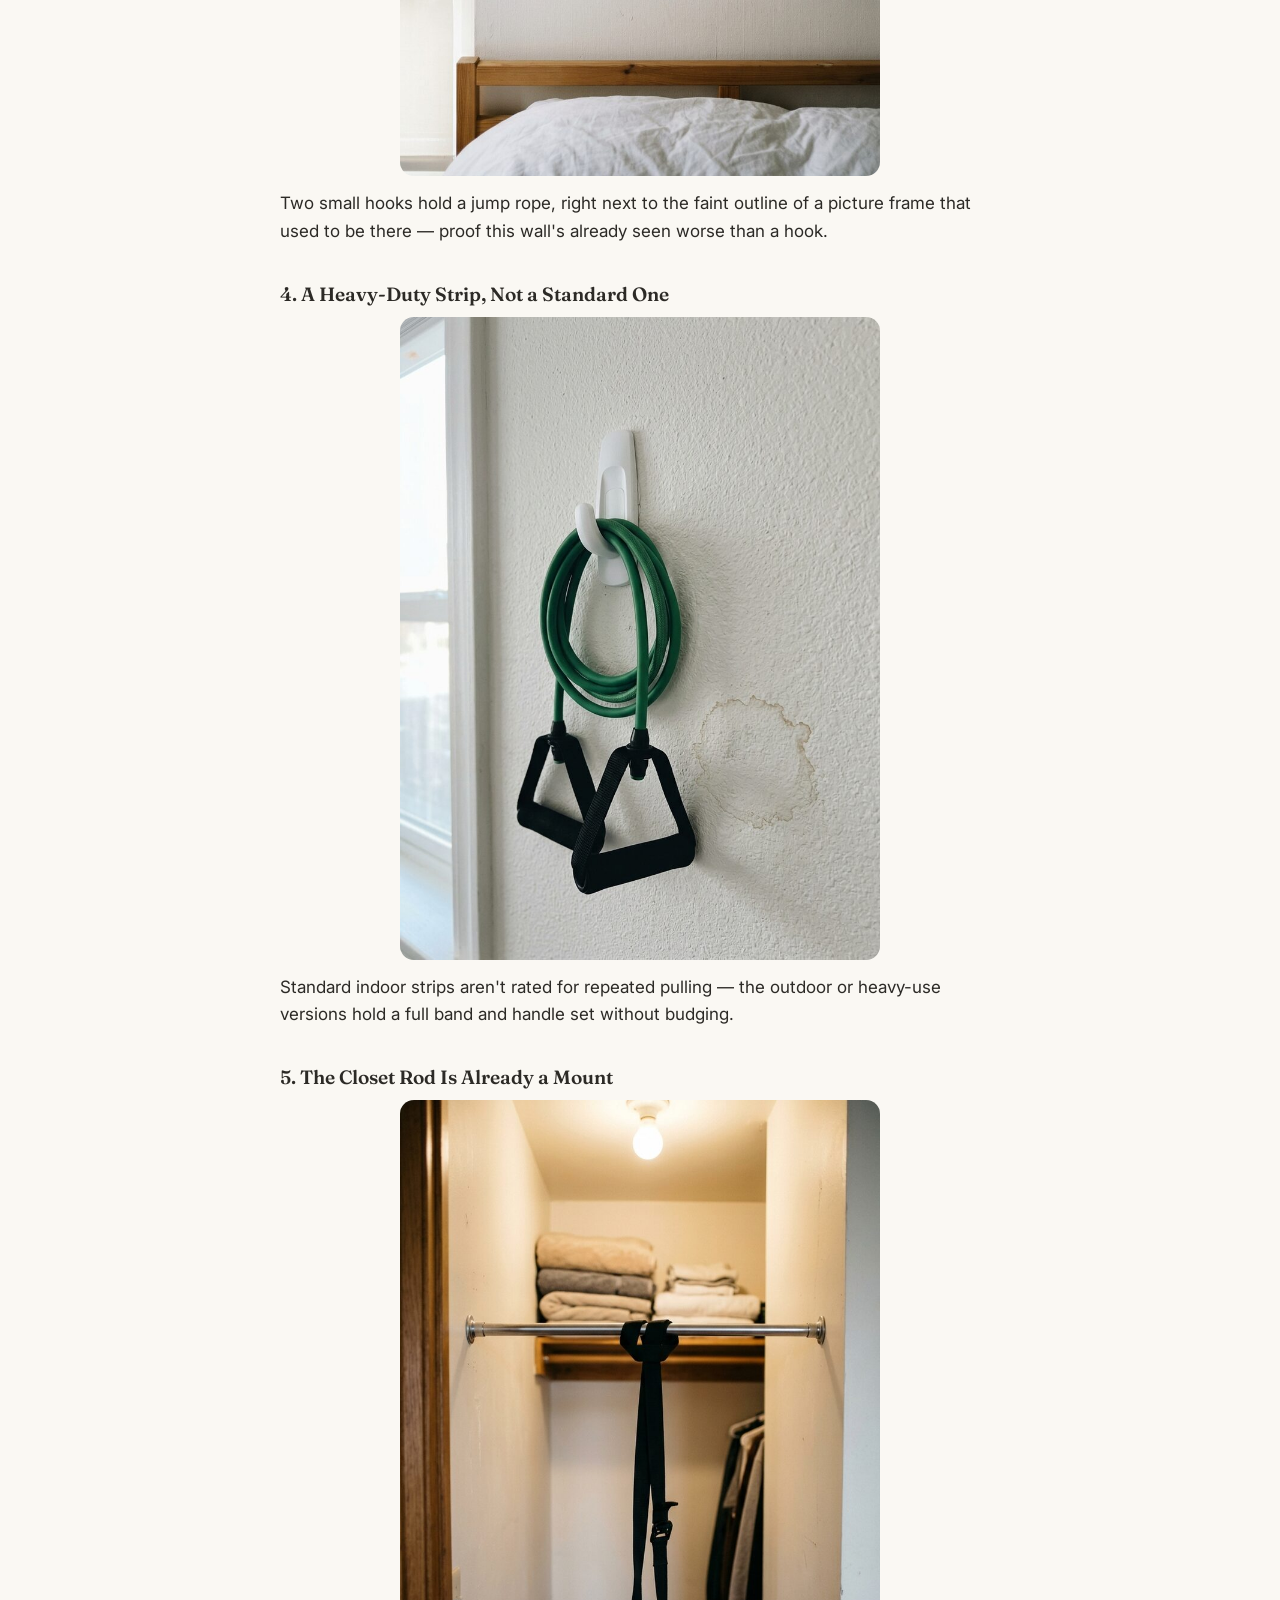
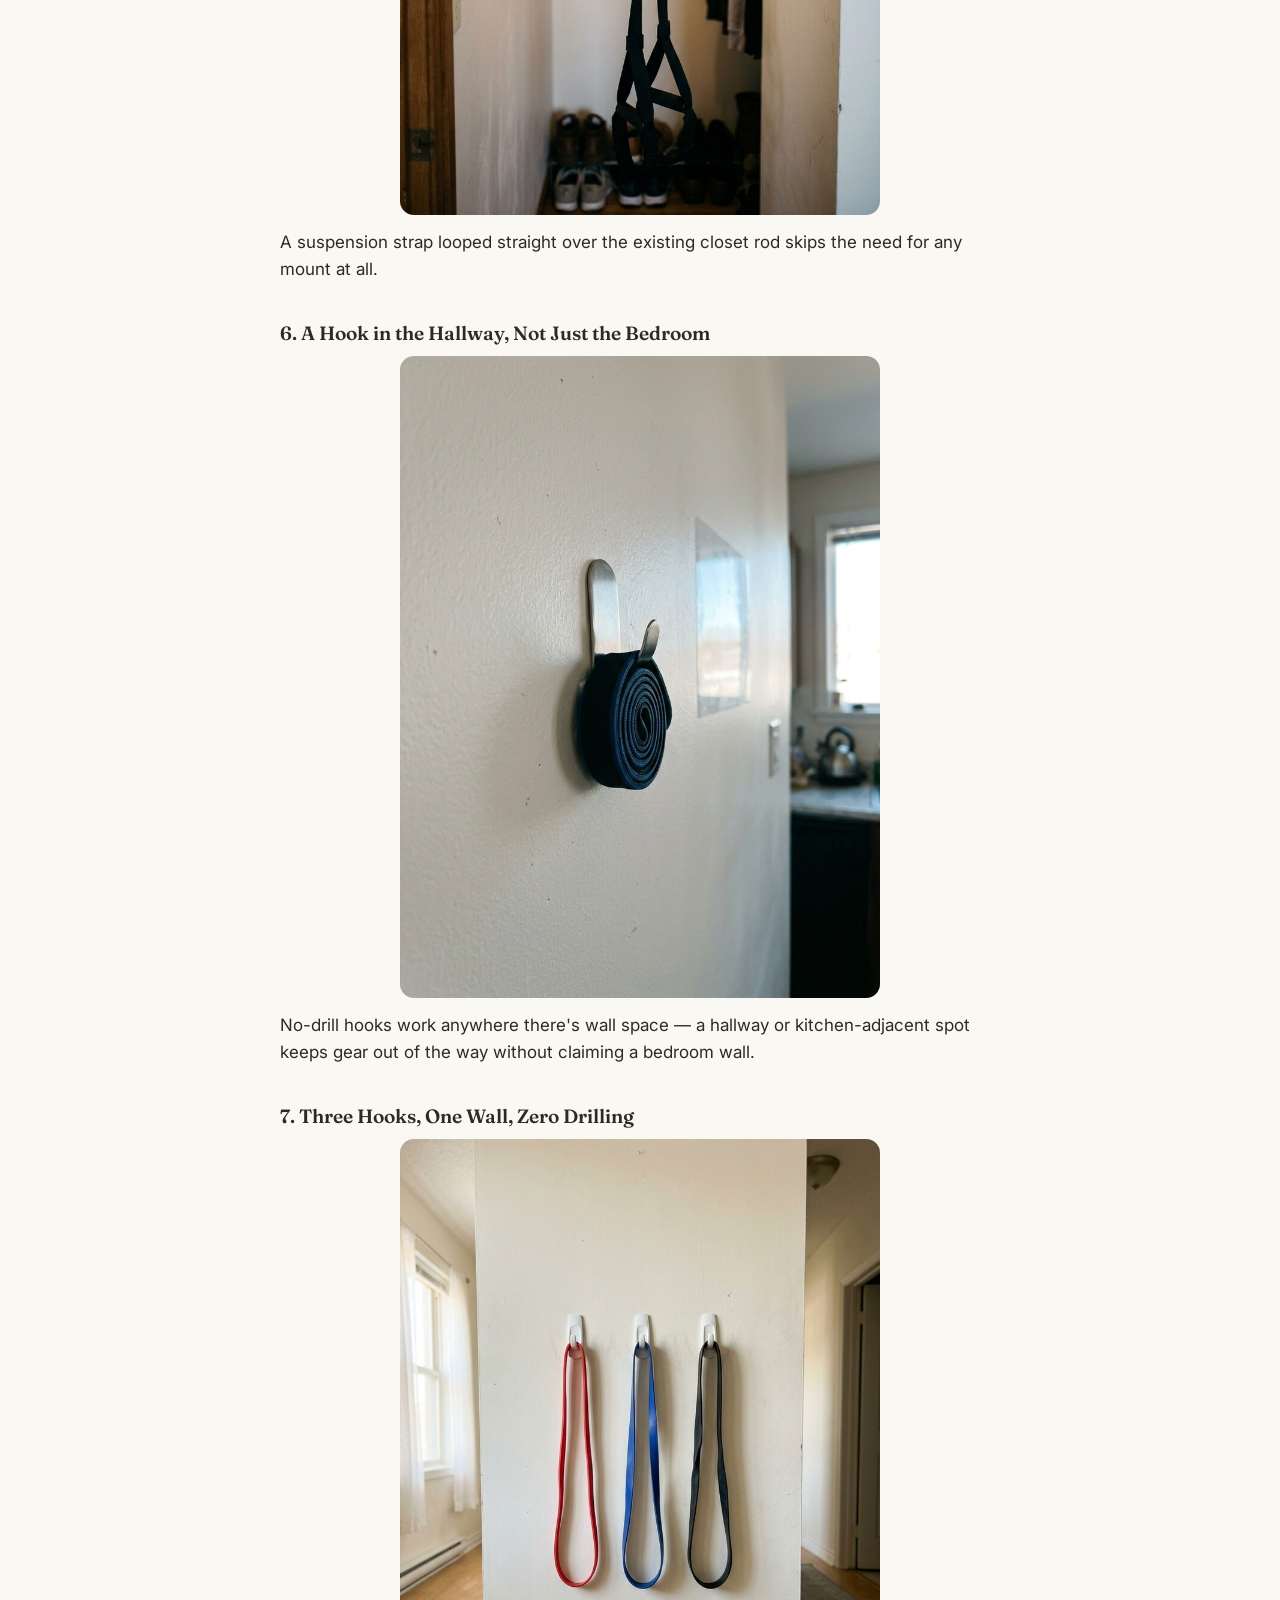
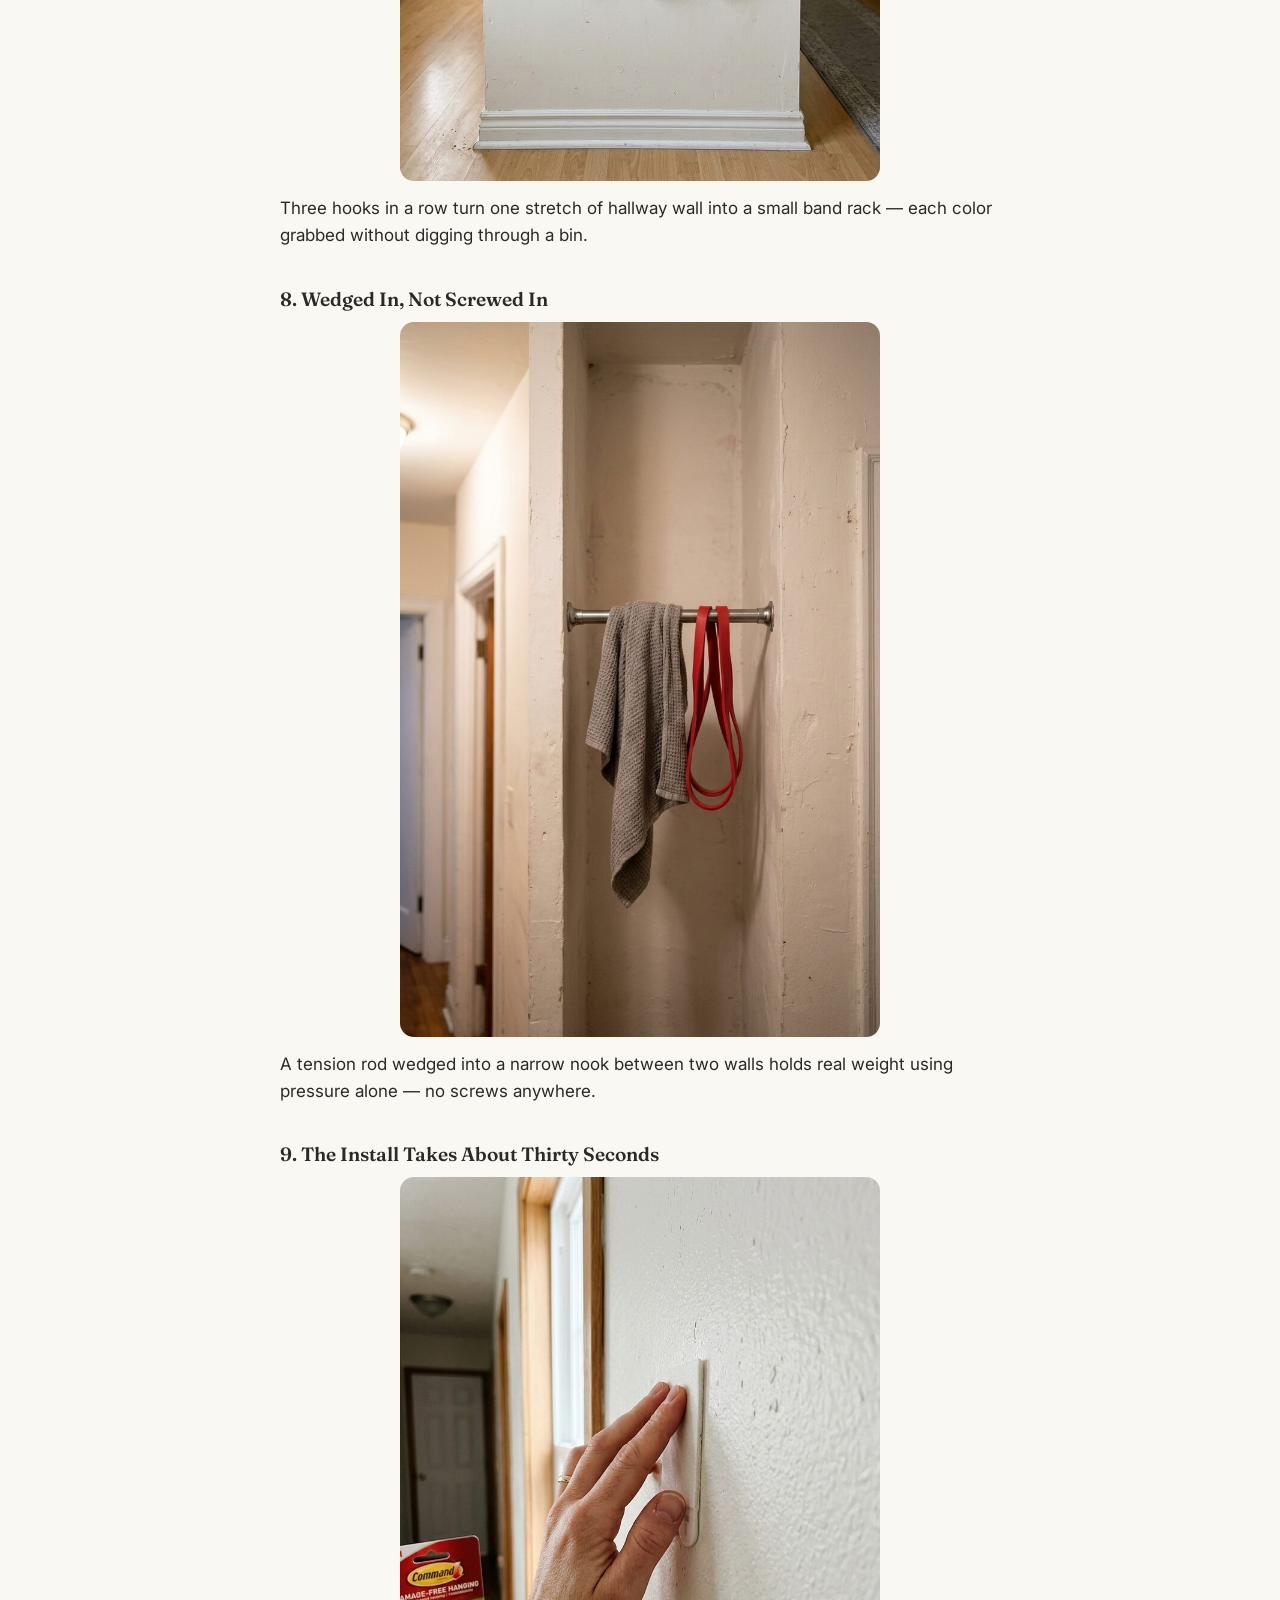
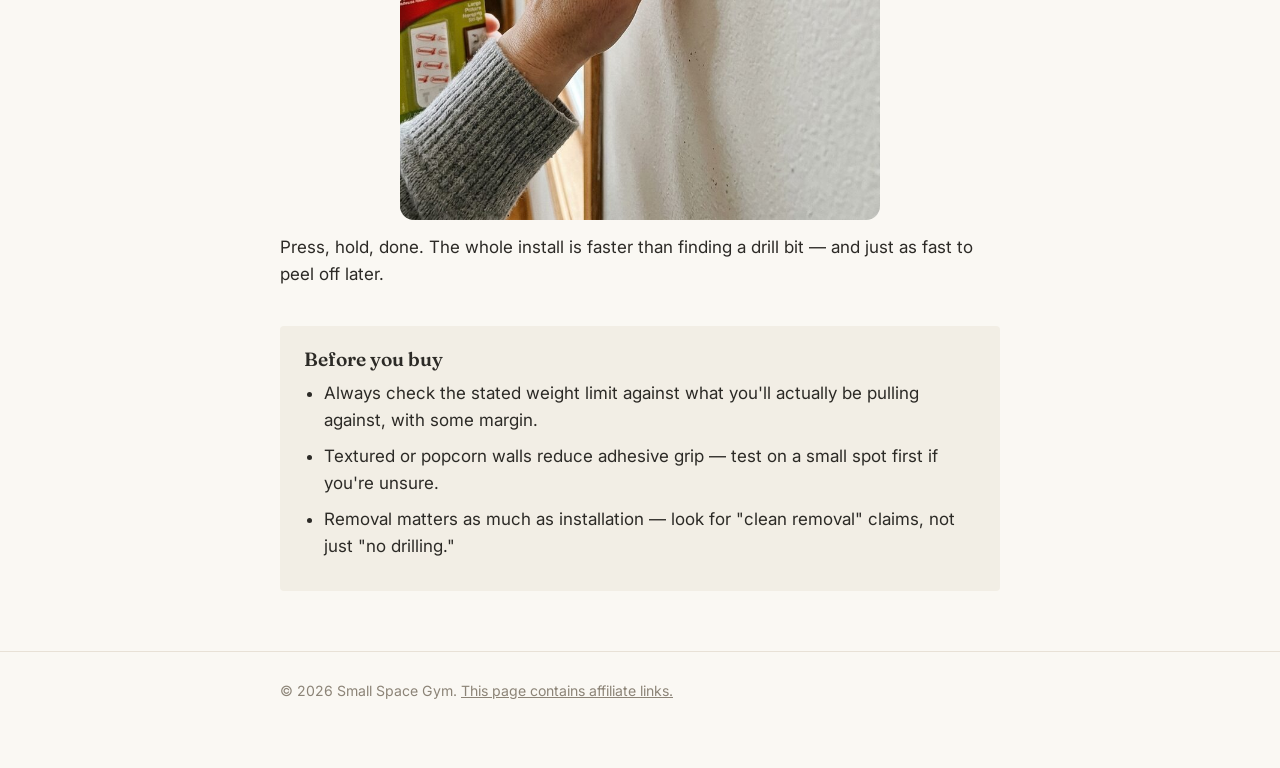
<file: no-drill-mounts (1).html>
<!DOCTYPE html>
<html lang="en">
<head>
<meta charset="UTF-8">
<meta name="viewport" content="width=device-width, initial-scale=1">
<title>9 No-Drill Wall Mount Ideas for Renters | Small Space Gym</title>
<meta name="description" content="9 real no-drill wall mount setups for renters — adhesive hooks, tension mounts, and zero damage to your walls.">
<link rel="stylesheet" href="styles.css">
</head>
<body>

<header class="site">
  <div class="wide">
    <a href="index.html" class="brand">Small Space Gym</a>
    <nav class="site"><a href="index.html">Home</a><a href="info.html#about">About</a></nav>
  </div>
</header>

<div class="wrap">
  <h1 style="margin-top:34px">The wall mount that's quietly risking your deposit.</h1>
  <img src="images/no-drill-mounts.jpg" alt="Resistance band hanging from a removable adhesive wall hook" class="hero-img">

  <p>That screw-in hook feels harmless right up until move-out day, when the patched hole still shows through new paint. You don't need to risk it. Adhesive and tension-mounted alternatives hold real weight — enough for bands, light pulley systems, even a yoga strap — without ever touching the wall.</p>

  <h2>9 No-Drill Wall Mount Ideas for Renters</h2>

  <div class="list-item">
    <h3>1. One Hook, Zero Holes</h3>
    <img src="images/no-drill-mounts-2.jpg" alt="Black resistance band looped on a white adhesive wall hook">
    <p>A single adhesive hook holds a full resistance band without a single hole in the wall — simple, cheap, and removable the day you move out.</p>
  </div>

  <div class="list-item">
    <h3>2. The Mount That Leaves the Frame Untouched</h3>
    <img src="images/no-drill-mounts-3.jpg" alt="Tension-mounted bracket with a red band clipped on a door frame">
    <p>A tension-mounted bracket wedges into a door frame with pressure alone, holding a band without a single screw.</p>
  </div>

  <div class="list-item">
    <h3>3. What Used to Hang There</h3>
    <img src="images/no-drill-mounts-4.jpg" alt="Jump rope hanging from adhesive hooks beside a faded square where a frame used to hang">
    <p>Two small hooks hold a jump rope, right next to the faint outline of a picture frame that used to be there — proof this wall's already seen worse than a hook.</p>
  </div>

  <div class="list-item">
    <h3>4. A Heavy-Duty Strip, Not a Standard One</h3>
    <img src="images/no-drill-mounts-5.jpg" alt="Green resistance band and handles hanging from a heavy-duty command strip hook">
    <p>Standard indoor strips aren't rated for repeated pulling — the outdoor or heavy-use versions hold a full band and handle set without budging.</p>
  </div>

  <div class="list-item">
    <h3>5. The Closet Rod Is Already a Mount</h3>
    <img src="images/no-drill-mounts-6.jpg" alt="Suspension trainer straps looped over a closet hanging rod">
    <p>A suspension strap looped straight over the existing closet rod skips the need for any mount at all.</p>
  </div>

  <div class="list-item">
    <h3>6. A Hook in the Hallway, Not Just the Bedroom</h3>
    <img src="images/no-drill-mounts-7.jpg" alt="Resistance band rolled on an adhesive hook near a kitchen doorway">
    <p>No-drill hooks work anywhere there's wall space — a hallway or kitchen-adjacent spot keeps gear out of the way without claiming a bedroom wall.</p>
  </div>

  <div class="list-item">
    <h3>7. Three Hooks, One Wall, Zero Drilling</h3>
    <img src="images/no-drill-mounts-8.jpg" alt="Three adhesive hooks in a row, each holding a different colored resistance band">
    <p>Three hooks in a row turn one stretch of hallway wall into a small band rack — each color grabbed without digging through a bin.</p>
  </div>

  <div class="list-item">
    <h3>8. Wedged In, Not Screwed In</h3>
    <img src="images/no-drill-mounts-9.jpg" alt="Tension rod installed in a narrow nook holding a towel and resistance band">
    <p>A tension rod wedged into a narrow nook between two walls holds real weight using pressure alone — no screws anywhere.</p>
  </div>

  <div class="list-item">
    <h3>9. The Install Takes About Thirty Seconds</h3>
    <img src="images/no-drill-mounts-10.jpg" alt="A hand pressing an adhesive strip onto a textured apartment wall">
    <p>Press, hold, done. The whole install is faster than finding a drill bit — and just as fast to peel off later.</p>
  </div>

  <div class="tips">
    <h2>Before you buy</h2>
    <ul>
      <li>Always check the stated weight limit against what you'll actually be pulling against, with some margin.</li>
      <li>Textured or popcorn walls reduce adhesive grip — test on a small spot first if you're unsure.</li>
      <li>Removal matters as much as installation — look for "clean removal" claims, not just "no drilling."</li>
    </ul>
  </div>
</div>

<footer class="site">
  <div class="wrap">
    <p>© 2026 Small Space Gym. <a href="info.html#disclosure">This page contains affiliate links.</a></p>
  </div>
</footer>

</body>
</html>
</file>
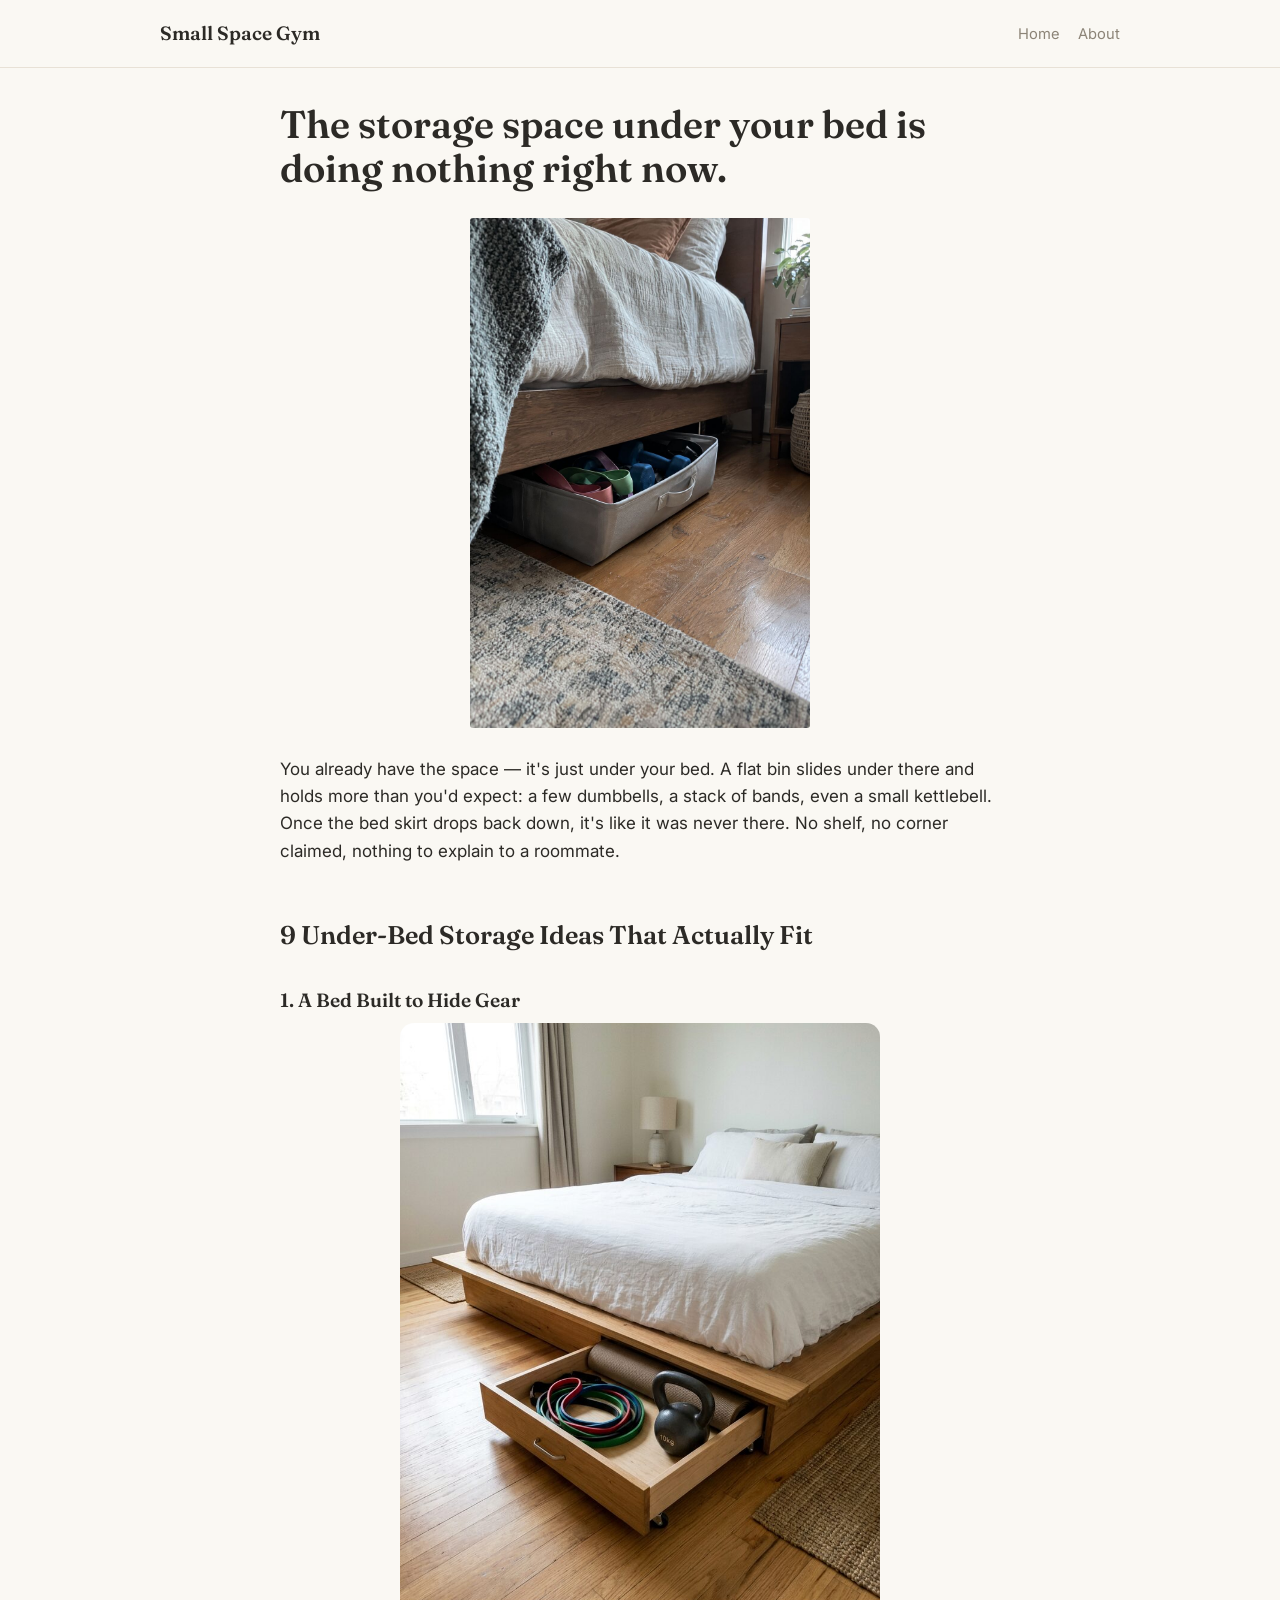
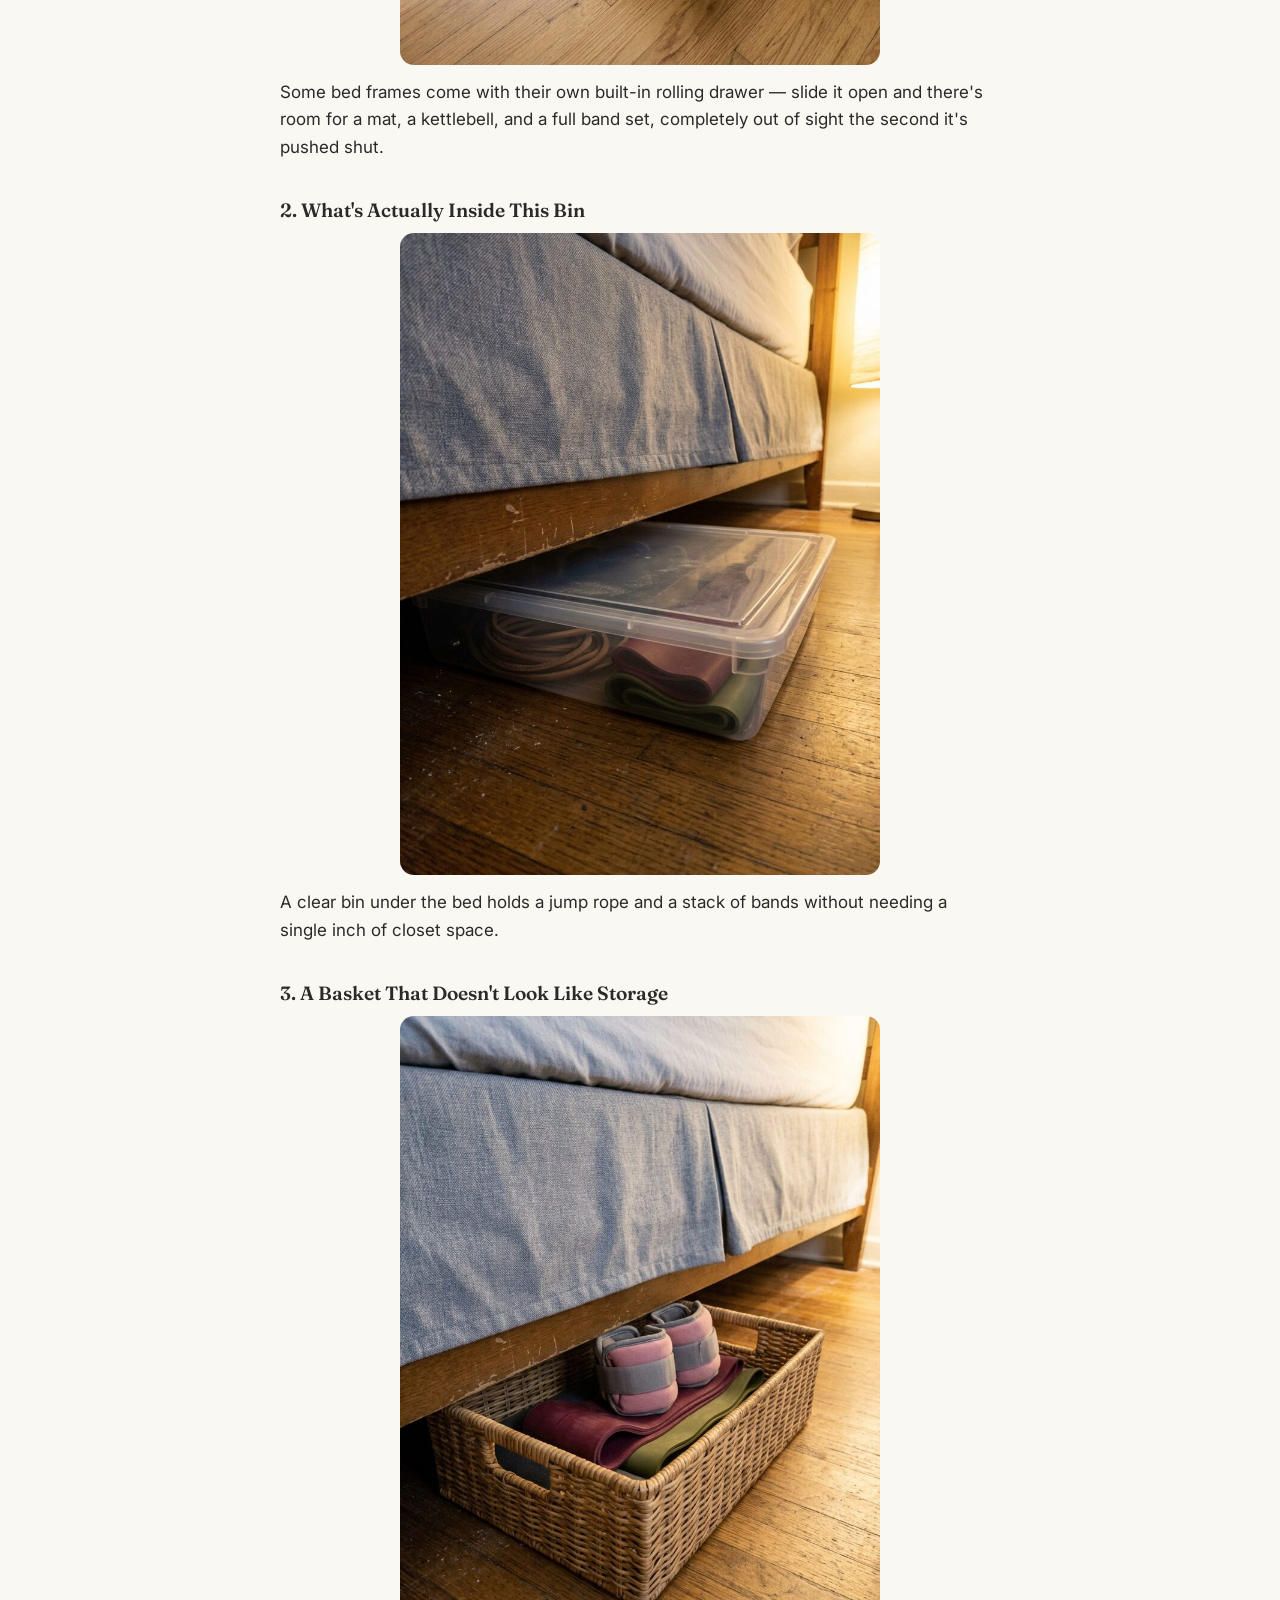
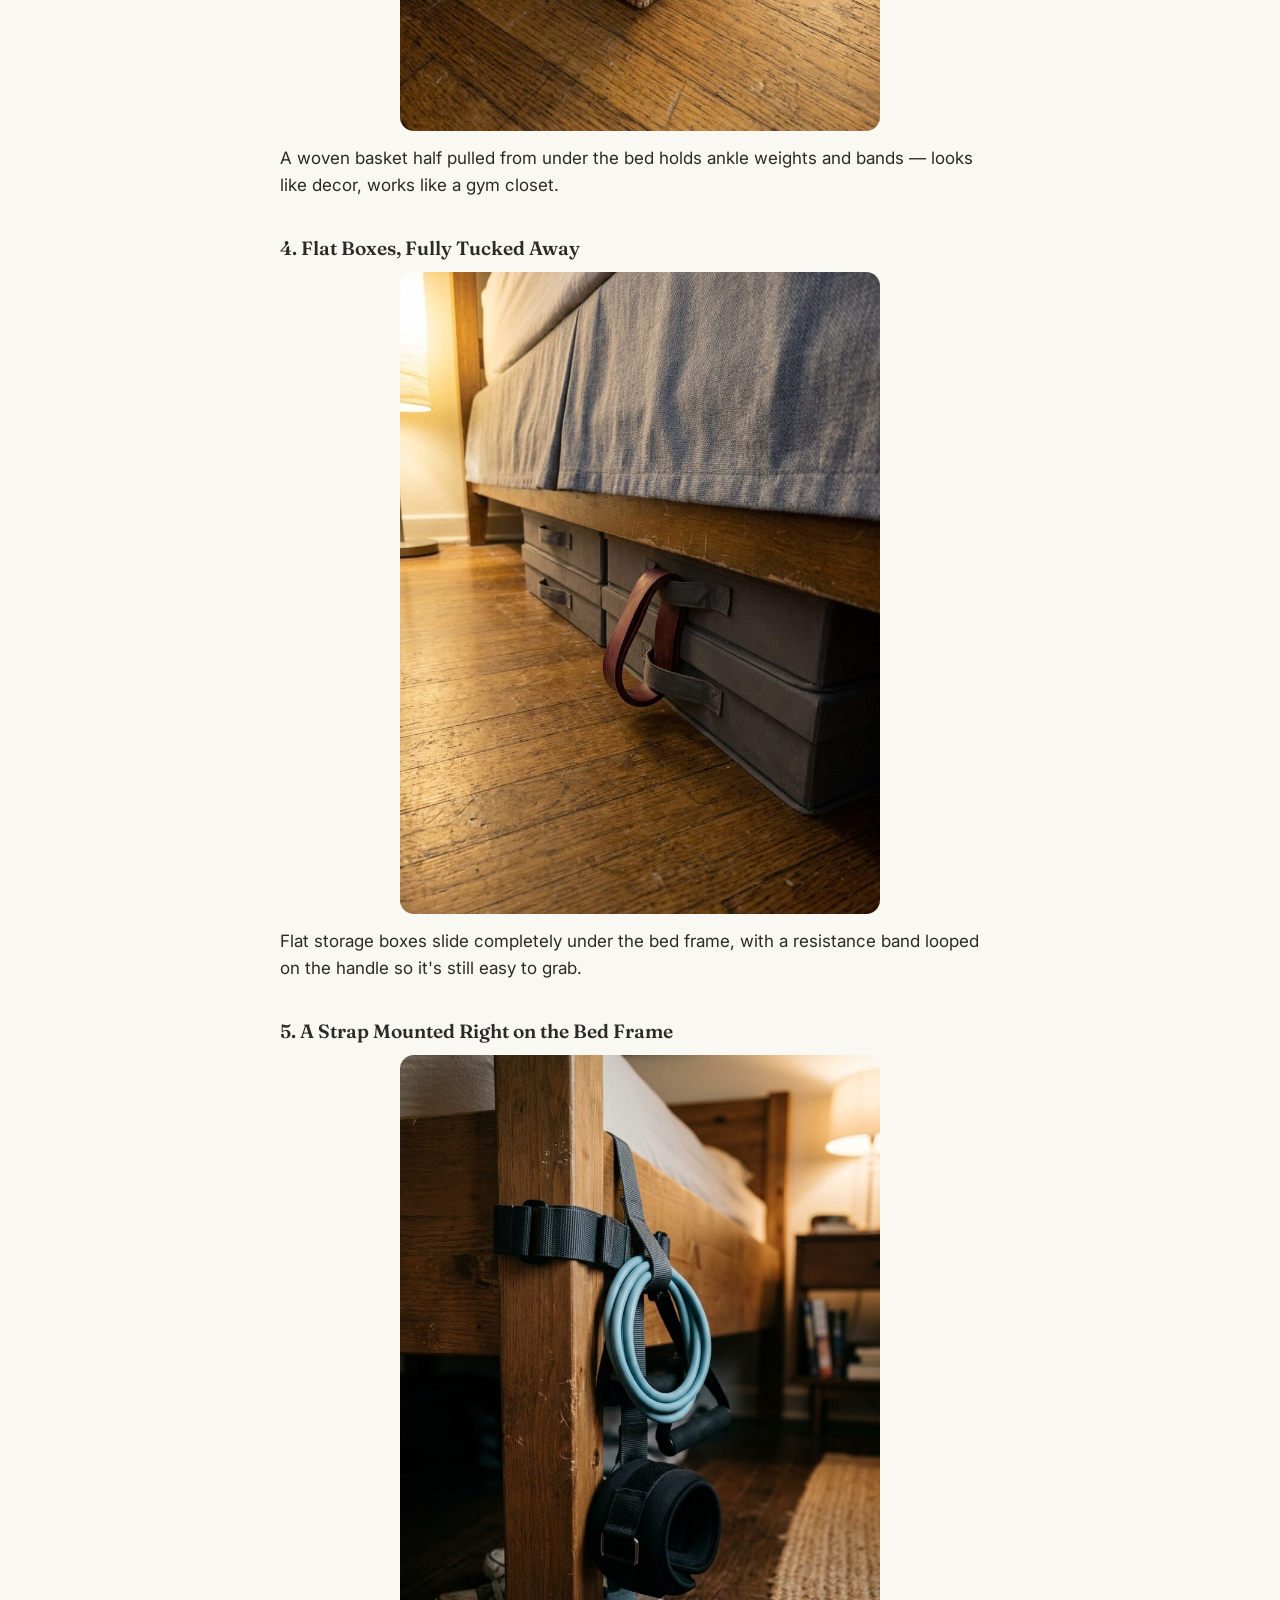
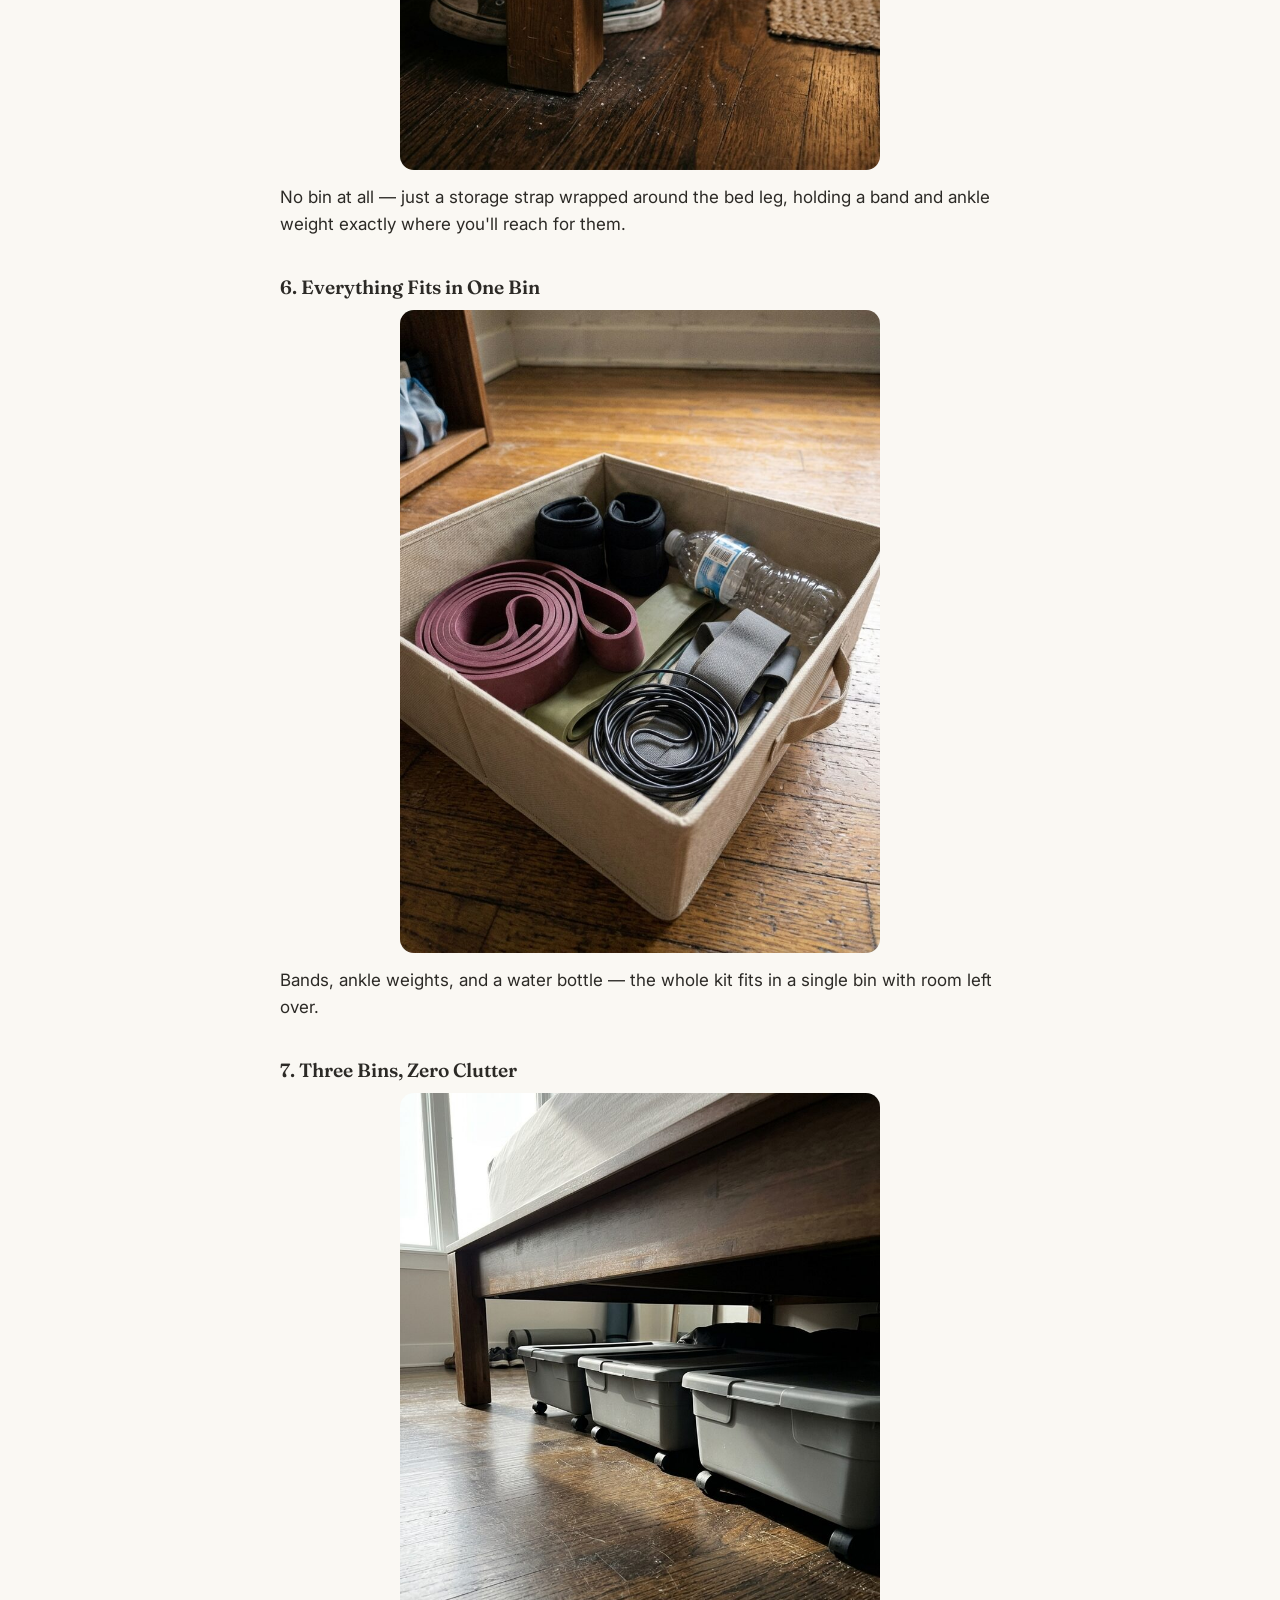
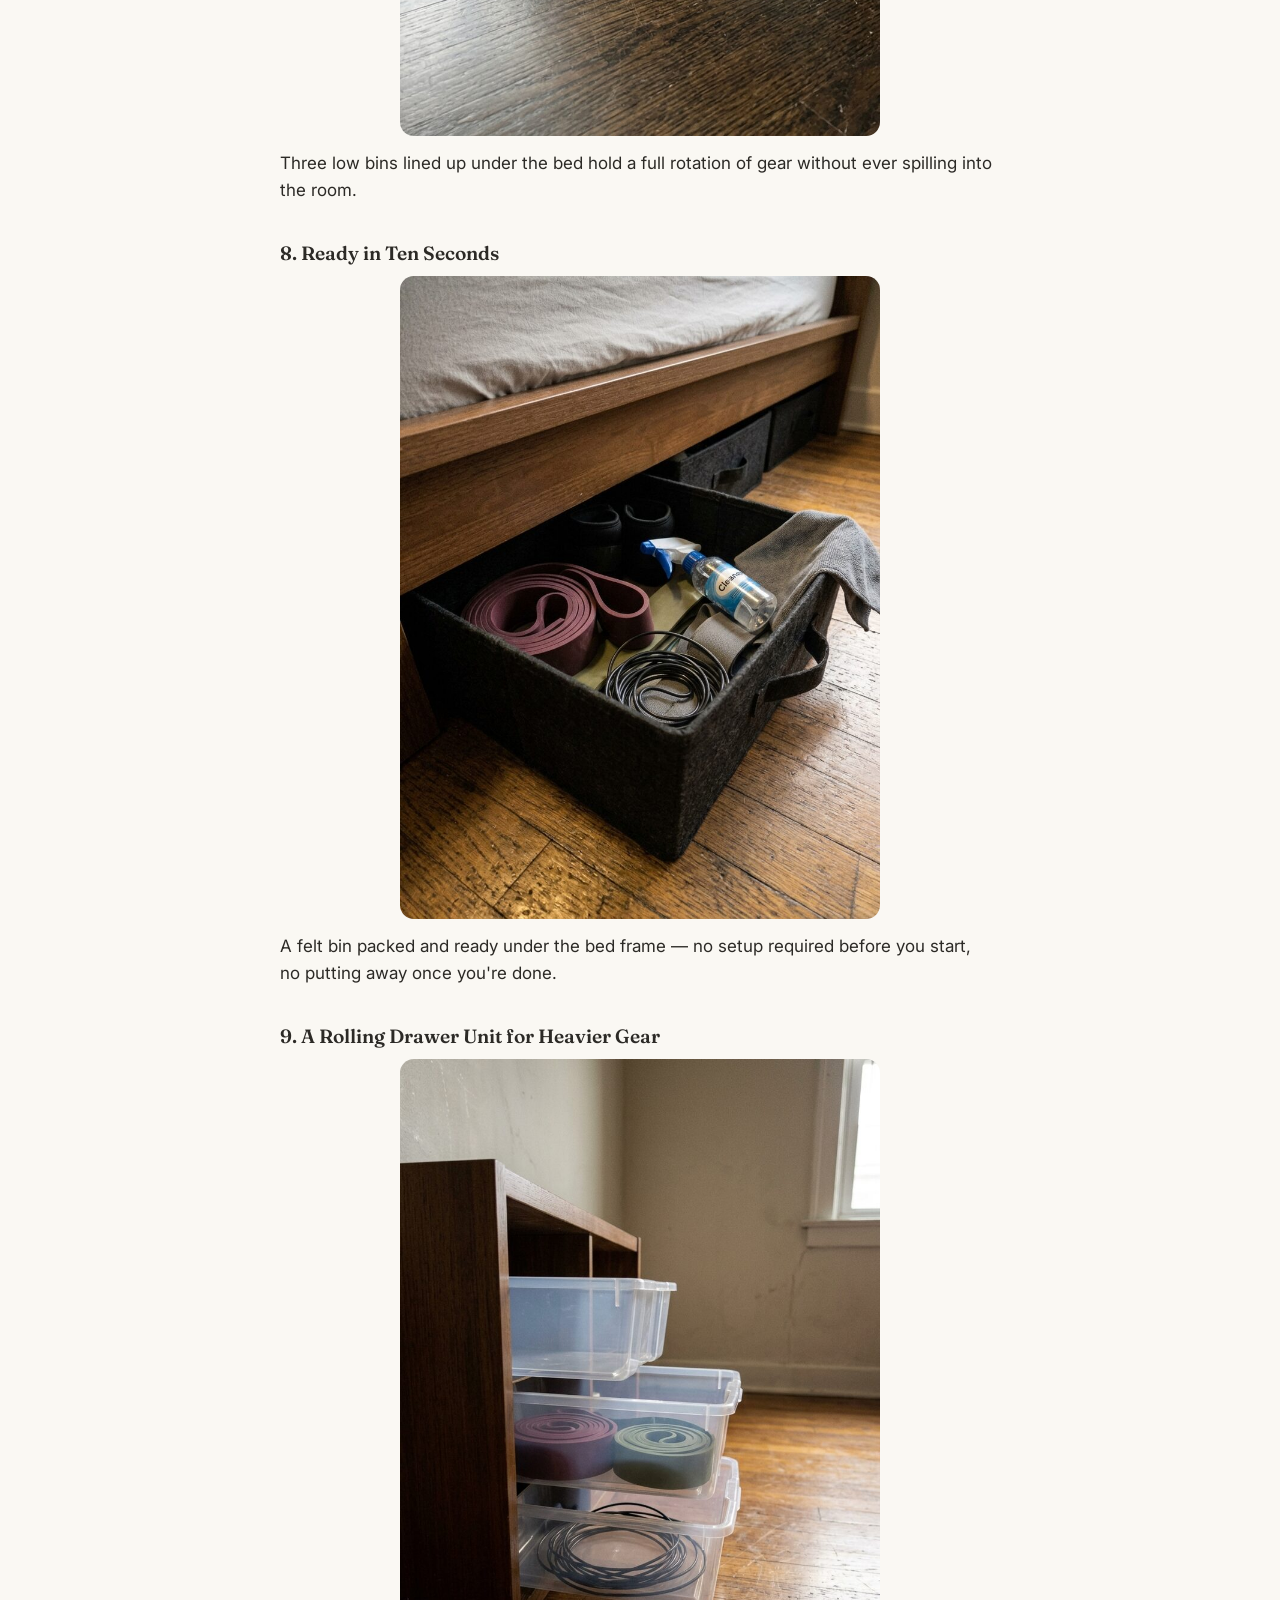
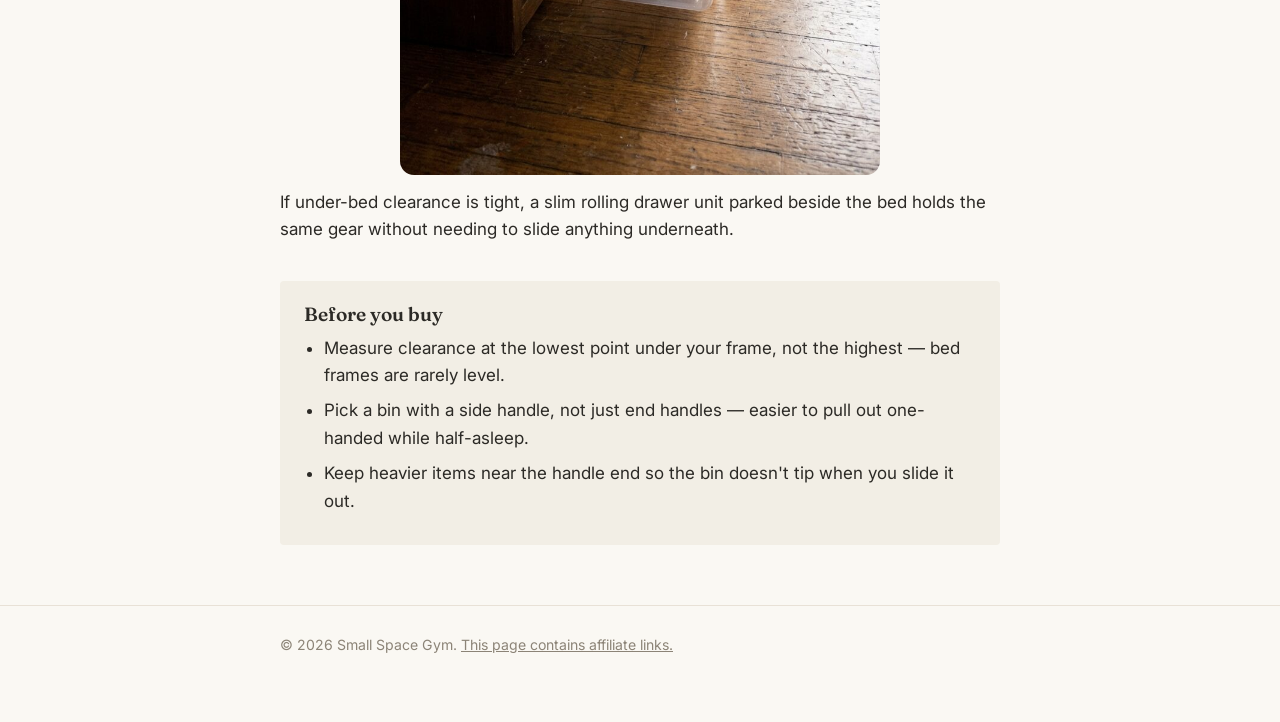
<file: under-bed-storage (1).html>
<!DOCTYPE html>
<html lang="en">
<head>
<meta charset="UTF-8">
<meta name="viewport" content="width=device-width, initial-scale=1">
<title>9 Under-Bed Storage Ideas That Actually Fit | Small Space Gym</title>
<meta name="description" content="9 real under-bed storage setups for small apartments — bins, baskets, drawers, and straps that keep gear completely out of sight.">
<link rel="stylesheet" href="styles.css">
</head>
<body>

<header class="site">
  <div class="wide">
    <a href="index.html" class="brand">Small Space Gym</a>
    <nav class="site"><a href="index.html">Home</a><a href="info.html#about">About</a></nav>
  </div>
</header>

<div class="wrap">
  <h1 style="margin-top:34px">The storage space under your bed is doing nothing right now.</h1>
  <img src="images/under-bed-storage.jpg" alt="Flat storage bin under a bed holding resistance bands and dumbbells" class="hero-img">

  <p>You already have the space — it's just under your bed. A flat bin slides under there and holds more than you'd expect: a few dumbbells, a stack of bands, even a small kettlebell. Once the bed skirt drops back down, it's like it was never there. No shelf, no corner claimed, nothing to explain to a roommate.</p>

  <h2>9 Under-Bed Storage Ideas That Actually Fit</h2>

  <div class="list-item">
    <h3>1. A Bed Built to Hide Gear</h3>
    <img src="images/under-bed-storage-9.jpg" alt="Platform bed with a built-in rolling drawer holding a mat, kettlebell, and resistance bands">
    <p>Some bed frames come with their own built-in rolling drawer — slide it open and there's room for a mat, a kettlebell, and a full band set, completely out of sight the second it's pushed shut.</p>
  </div>

  <div class="list-item">
    <h3>2. What's Actually Inside This Bin</h3>
    <img src="images/under-bed-storage-2.jpg" alt="Clear storage bin under a bed holding a jump rope and resistance bands">
    <p>A clear bin under the bed holds a jump rope and a stack of bands without needing a single inch of closet space.</p>
  </div>

  <div class="list-item">
    <h3>3. A Basket That Doesn't Look Like Storage</h3>
    <img src="images/under-bed-storage-3.jpg" alt="Woven rattan basket under a bed holding ankle weights and resistance bands">
    <p>A woven basket half pulled from under the bed holds ankle weights and bands — looks like decor, works like a gym closet.</p>
  </div>

  <div class="list-item">
    <h3>4. Flat Boxes, Fully Tucked Away</h3>
    <img src="images/under-bed-storage-4.jpg" alt="Flat storage boxes under a bed frame with a resistance band looped on the handle">
    <p>Flat storage boxes slide completely under the bed frame, with a resistance band looped on the handle so it's still easy to grab.</p>
  </div>

  <div class="list-item">
    <h3>5. A Strap Mounted Right on the Bed Frame</h3>
    <img src="images/under-bed-storage-7.jpg" alt="Storage strap wrapped around a bed leg holding a resistance band and ankle weight">
    <p>No bin at all — just a storage strap wrapped around the bed leg, holding a band and ankle weight exactly where you'll reach for them.</p>
  </div>

  <div class="list-item">
    <h3>6. Everything Fits in One Bin</h3>
    <img src="images/under-bed-storage-5.jpg" alt="Overhead view of a storage bin packed with bands, ankle weights, and a water bottle">
    <p>Bands, ankle weights, and a water bottle — the whole kit fits in a single bin with room left over.</p>
  </div>

  <div class="list-item">
    <h3>7. Three Bins, Zero Clutter</h3>
    <img src="images/under-bed-storage-8.jpg" alt="Three low storage bins lined up under a bed">
    <p>Three low bins lined up under the bed hold a full rotation of gear without ever spilling into the room.</p>
  </div>

  <div class="list-item">
    <h3>8. Ready in Ten Seconds</h3>
    <img src="images/under-bed-storage-6.jpg" alt="Dark felt storage bin under a bed frame packed with workout gear">
    <p>A felt bin packed and ready under the bed frame — no setup required before you start, no putting away once you're done.</p>
  </div>

  <div class="list-item">
    <h3>9. A Rolling Drawer Unit for Heavier Gear</h3>
    <img src="images/storage-drawers.jpg" alt="Rolling storage drawer unit beside a bed holding resistance bands">
    <p>If under-bed clearance is tight, a slim rolling drawer unit parked beside the bed holds the same gear without needing to slide anything underneath.</p>
  </div>

  <div class="tips">
    <h2>Before you buy</h2>
    <ul>
      <li>Measure clearance at the lowest point under your frame, not the highest — bed frames are rarely level.</li>
      <li>Pick a bin with a side handle, not just end handles — easier to pull out one-handed while half-asleep.</li>
      <li>Keep heavier items near the handle end so the bin doesn't tip when you slide it out.</li>
    </ul>
  </div>
</div>

<footer class="site">
  <div class="wrap">
    <p>© 2026 Small Space Gym. <a href="info.html#disclosure">This page contains affiliate links.</a></p>
  </div>
</footer>

</body>
</html>
</file>
<file: styles.css>
@import url('https://fonts.googleapis.com/css2?family=Fraunces:ital,wght@0,400;0,600;1,400&family=Inter:wght@400;500;600&display=swap');

:root{
  --bg:#FAF8F3;
  --ink:#2C2A26;
  --muted:#8C8477;
  --sage:#748763;
  --clay:#BE7B55;
  --line:#E8E1D6;
  --maxw:760px;
}

*{box-sizing:border-box}
html{scroll-behavior:smooth}
body{
  margin:0;
  background:var(--bg);
  color:var(--ink);
  font-family:'Inter',system-ui,sans-serif;
  line-height:1.6;
  font-size:17px;
}
h1,h2,h3{
  font-family:'Fraunces',serif;
  font-weight:600;
  line-height:1.15;
  margin:0 0 .5em;
}
h1{font-size:2.4rem}
h2{font-size:1.6rem; margin-top:2.2em}
p{margin:0 0 1.1em; max-width:65ch}
a{color:var(--clay)}
img{max-width:100%; display:block; border-radius:2px}

.wrap{max-width:var(--maxw); margin:0 auto; padding:0 20px}
.wide{max-width:1000px; margin:0 auto; padding:0 20px}

header.site{
  border-bottom:1px solid var(--line);
  padding:18px 0;
}
header.site .wide{display:flex; justify-content:space-between; align-items:center; flex-wrap:wrap; gap:10px}
.brand{font-family:'Fraunces',serif; font-weight:600; font-size:1.2rem; text-decoration:none; color:var(--ink)}
nav.site a{
  color:var(--muted);
  text-decoration:none;
  margin-left:18px;
  font-size:.92rem;
}
nav.site a:first-child{margin-left:0}
nav.site a:hover{color:var(--ink)}

.hero-home{width:100%; max-height:480px; object-fit:cover; border-radius:3px; margin:28px 0}
.hero-img{width:100%; max-width:340px; height:auto; display:block; border-radius:3px; margin:28px auto}

.topics-grid{
  display:grid;
  grid-template-columns:repeat(3,1fr);
  gap:18px;
  margin:30px 0 50px;
}
.topic-card{text-decoration:none; color:var(--ink)}
.topic-card img{aspect-ratio:3/4; object-fit:cover; margin-bottom:10px}
.topic-card h3{font-size:1.05rem; margin:0}
.topic-card span{font-size:.88rem; color:var(--muted)}

.product{
  display:flex;
  gap:20px;
  padding:24px 0;
  border-top:1px solid var(--line);
  align-items:flex-start;
}
.product img{width:150px; height:150px; object-fit:cover; flex-shrink:0}
.product h3{font-size:1.1rem; margin:0 0 .3em}
.product p{margin:0; font-size:.95rem}

.list-item{margin:38px 0}
.list-item h3{font-size:1.2rem; margin-bottom:12px}
.list-item img{width:100%; max-width:480px; border-radius:14px; display:block; margin:0 auto 14px}
.list-item p{margin:0}

.tips{background:#F2EEE5; border-radius:4px; padding:22px 24px; margin:30px 0}
.tips h2{margin-top:0; font-size:1.2rem}
.tips ul{margin:0; padding-left:1.2em}
.tips li{margin-bottom:.5em}

footer.site{
  border-top:1px solid var(--line);
  margin-top:60px;
  padding:28px 0 50px;
  font-size:.88rem;
  color:var(--muted);
}
footer.site a{color:var(--muted)}

.disclosure-note{font-size:.85rem; color:var(--muted); font-style:italic; margin-top:-6px}

@media(max-width:700px){
  .topics-grid{grid-template-columns:repeat(2,1fr)}
  .product{flex-direction:column}
  .product img{width:100%; height:220px}
  h1{font-size:1.9rem}
}
</file>
